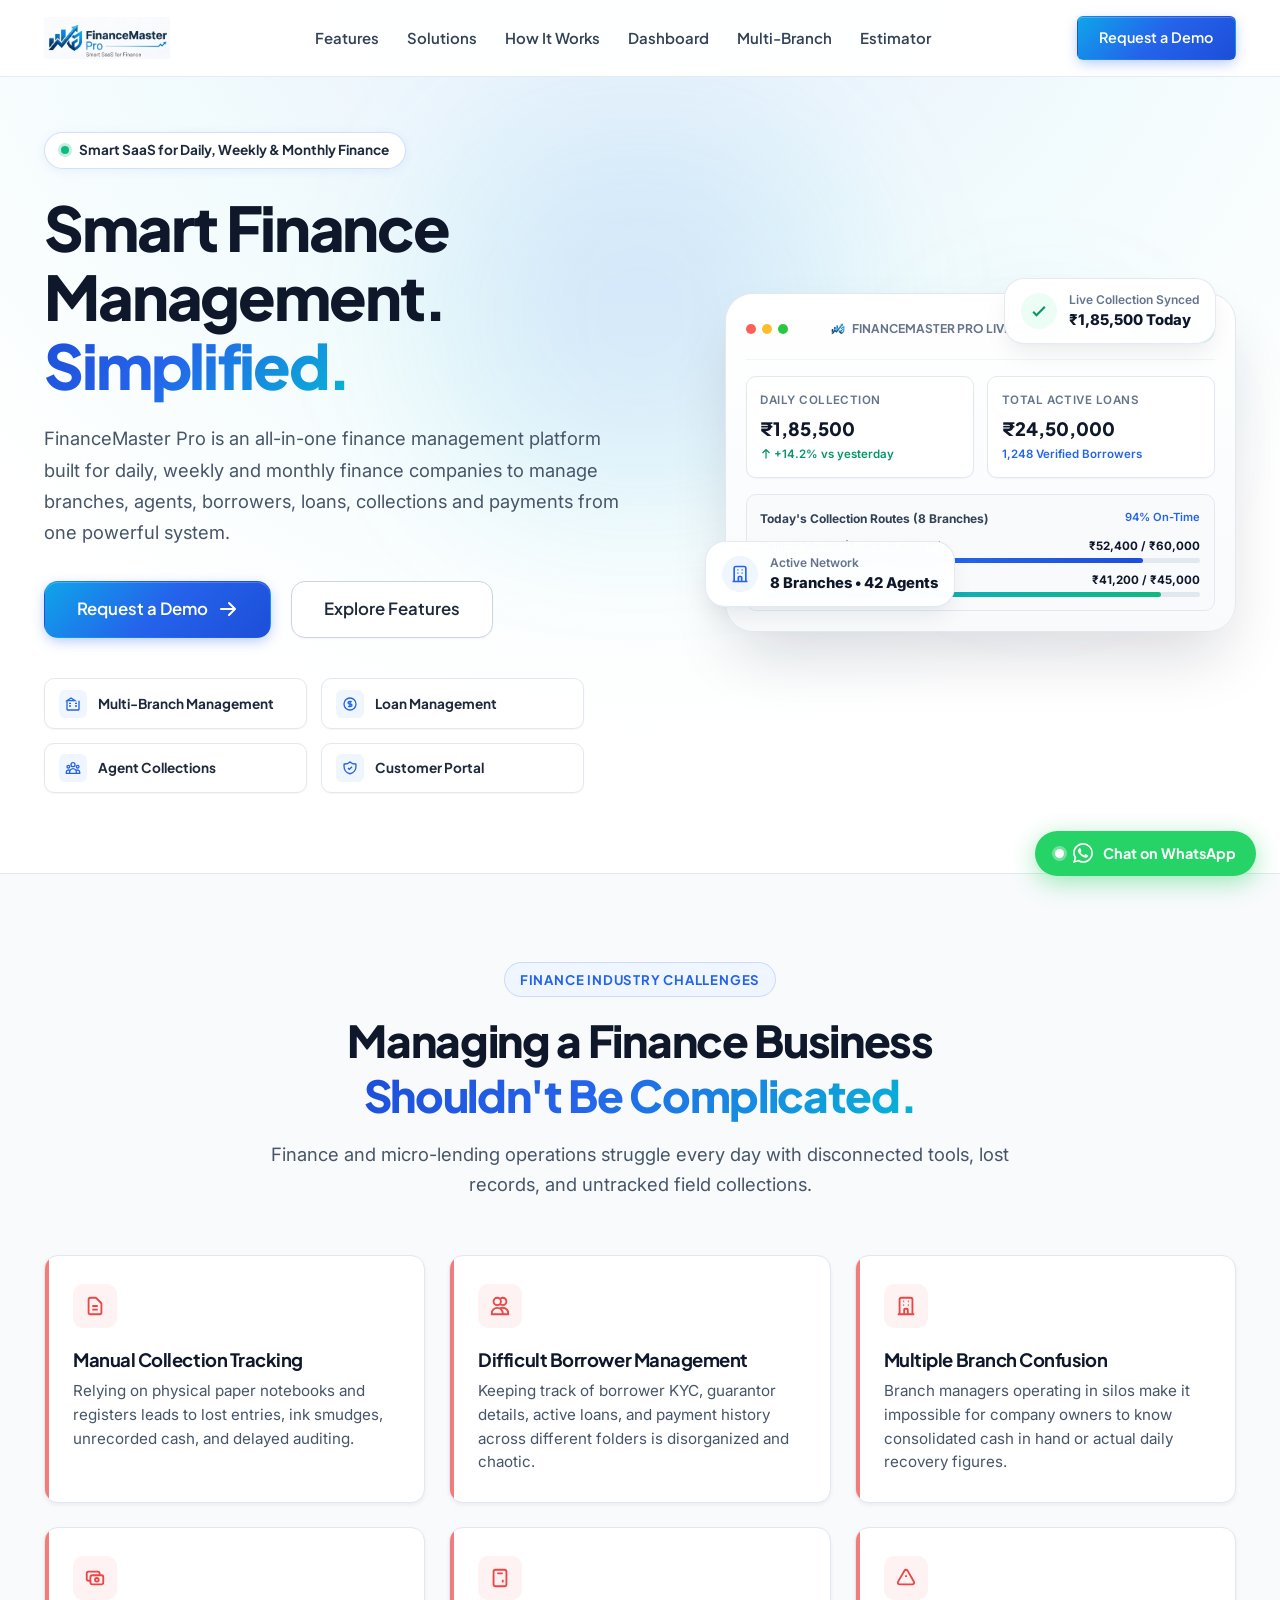
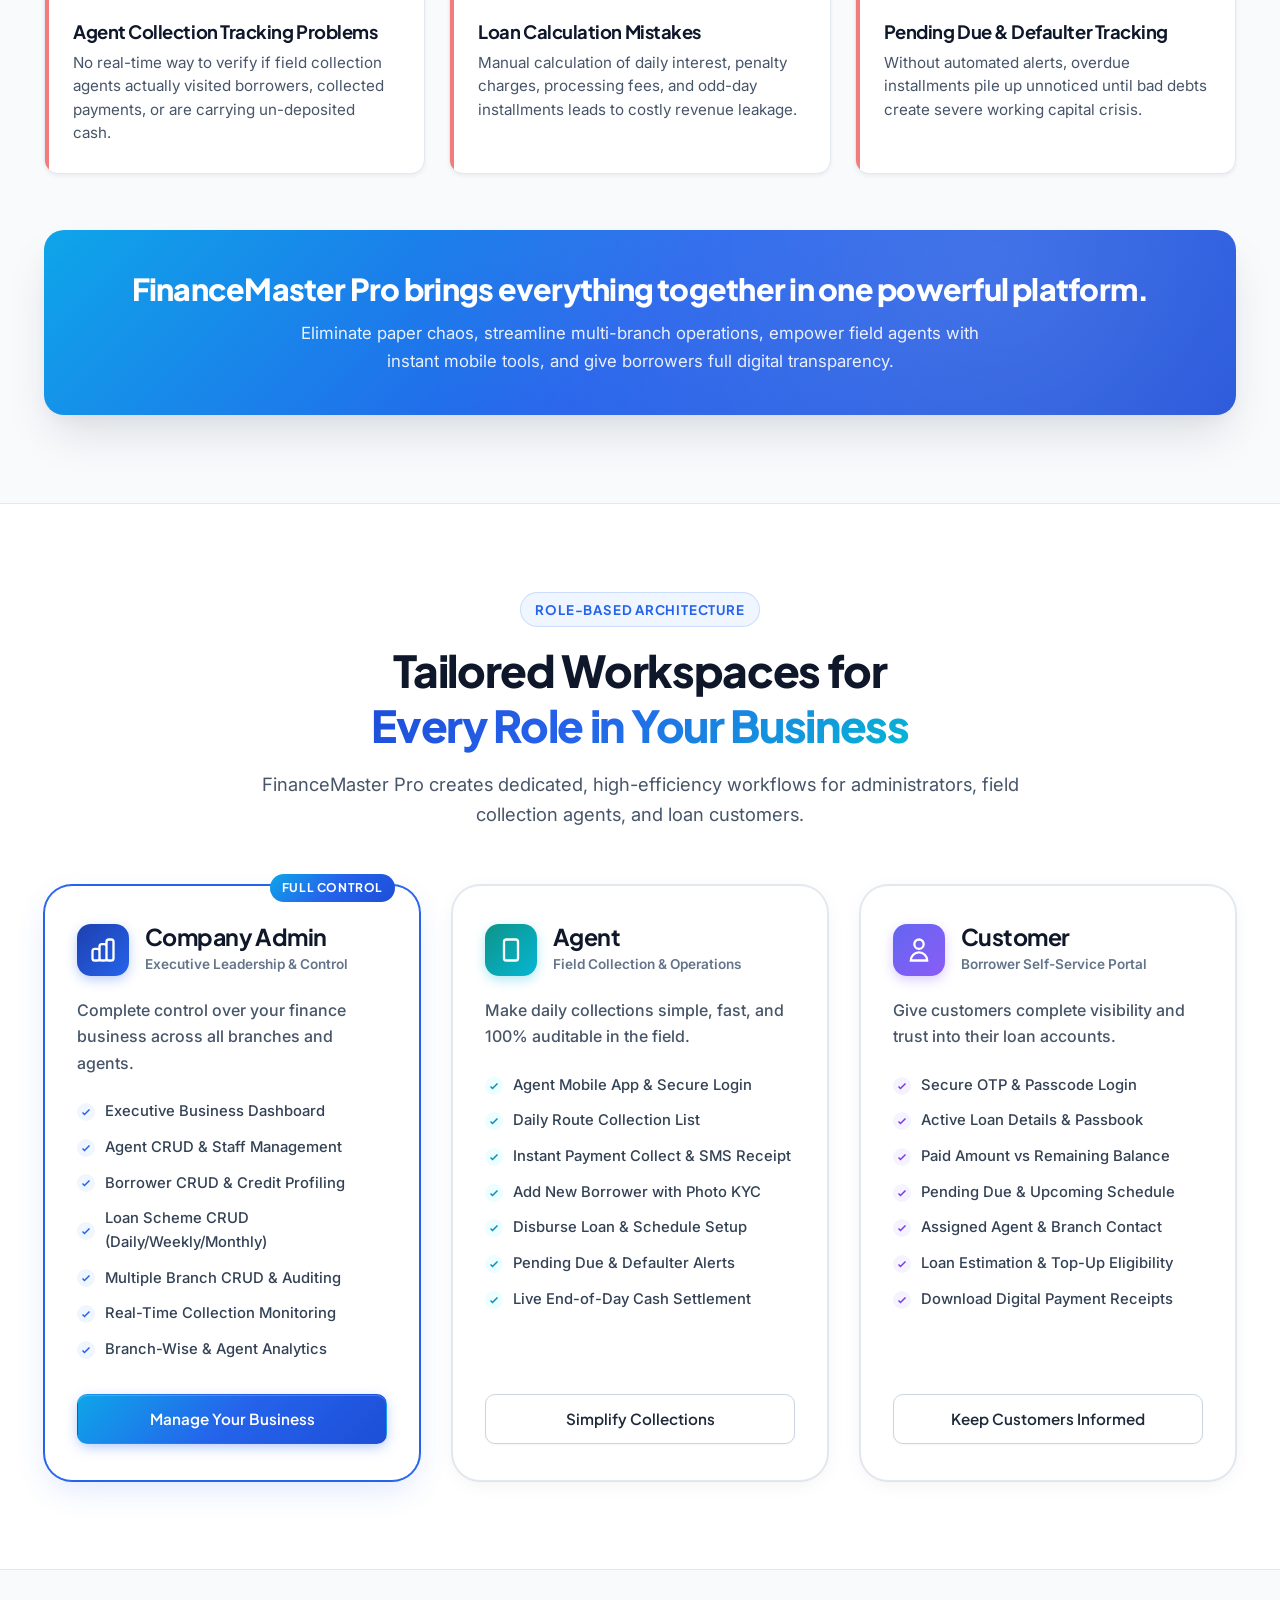
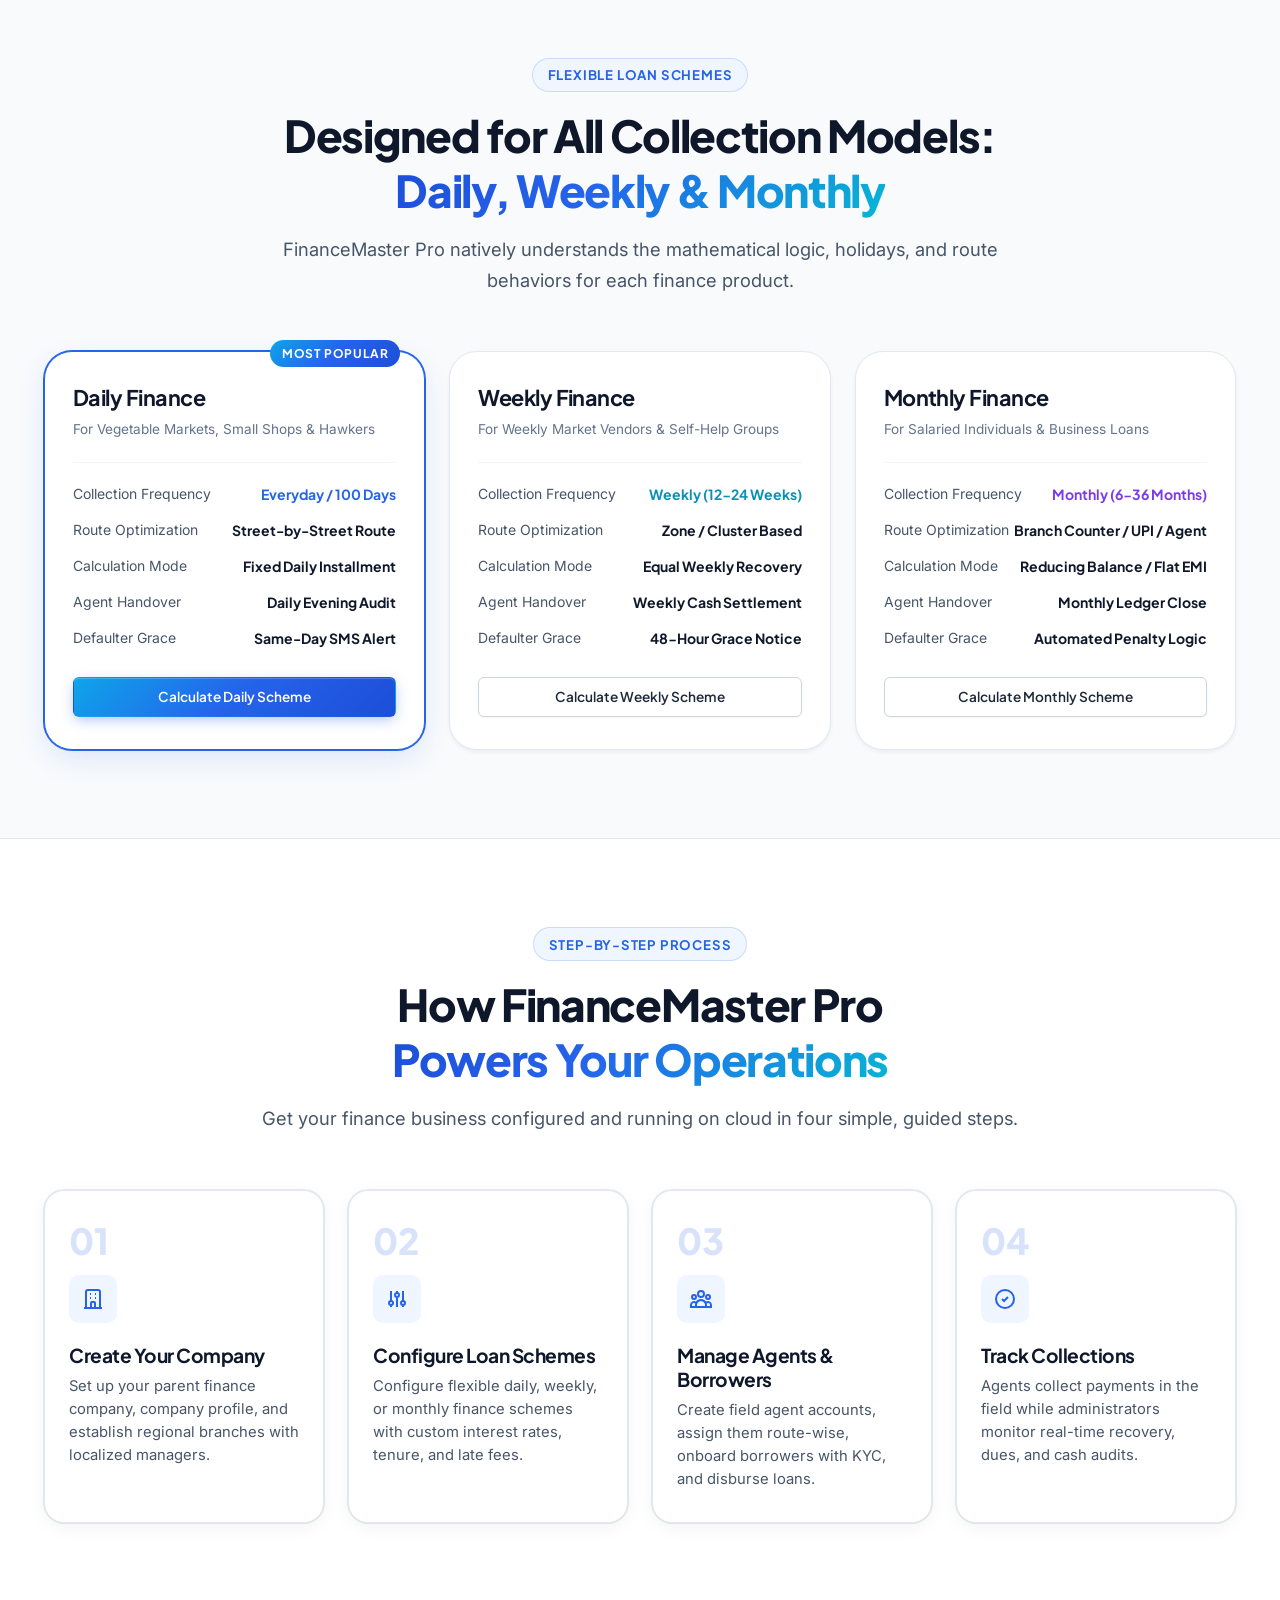
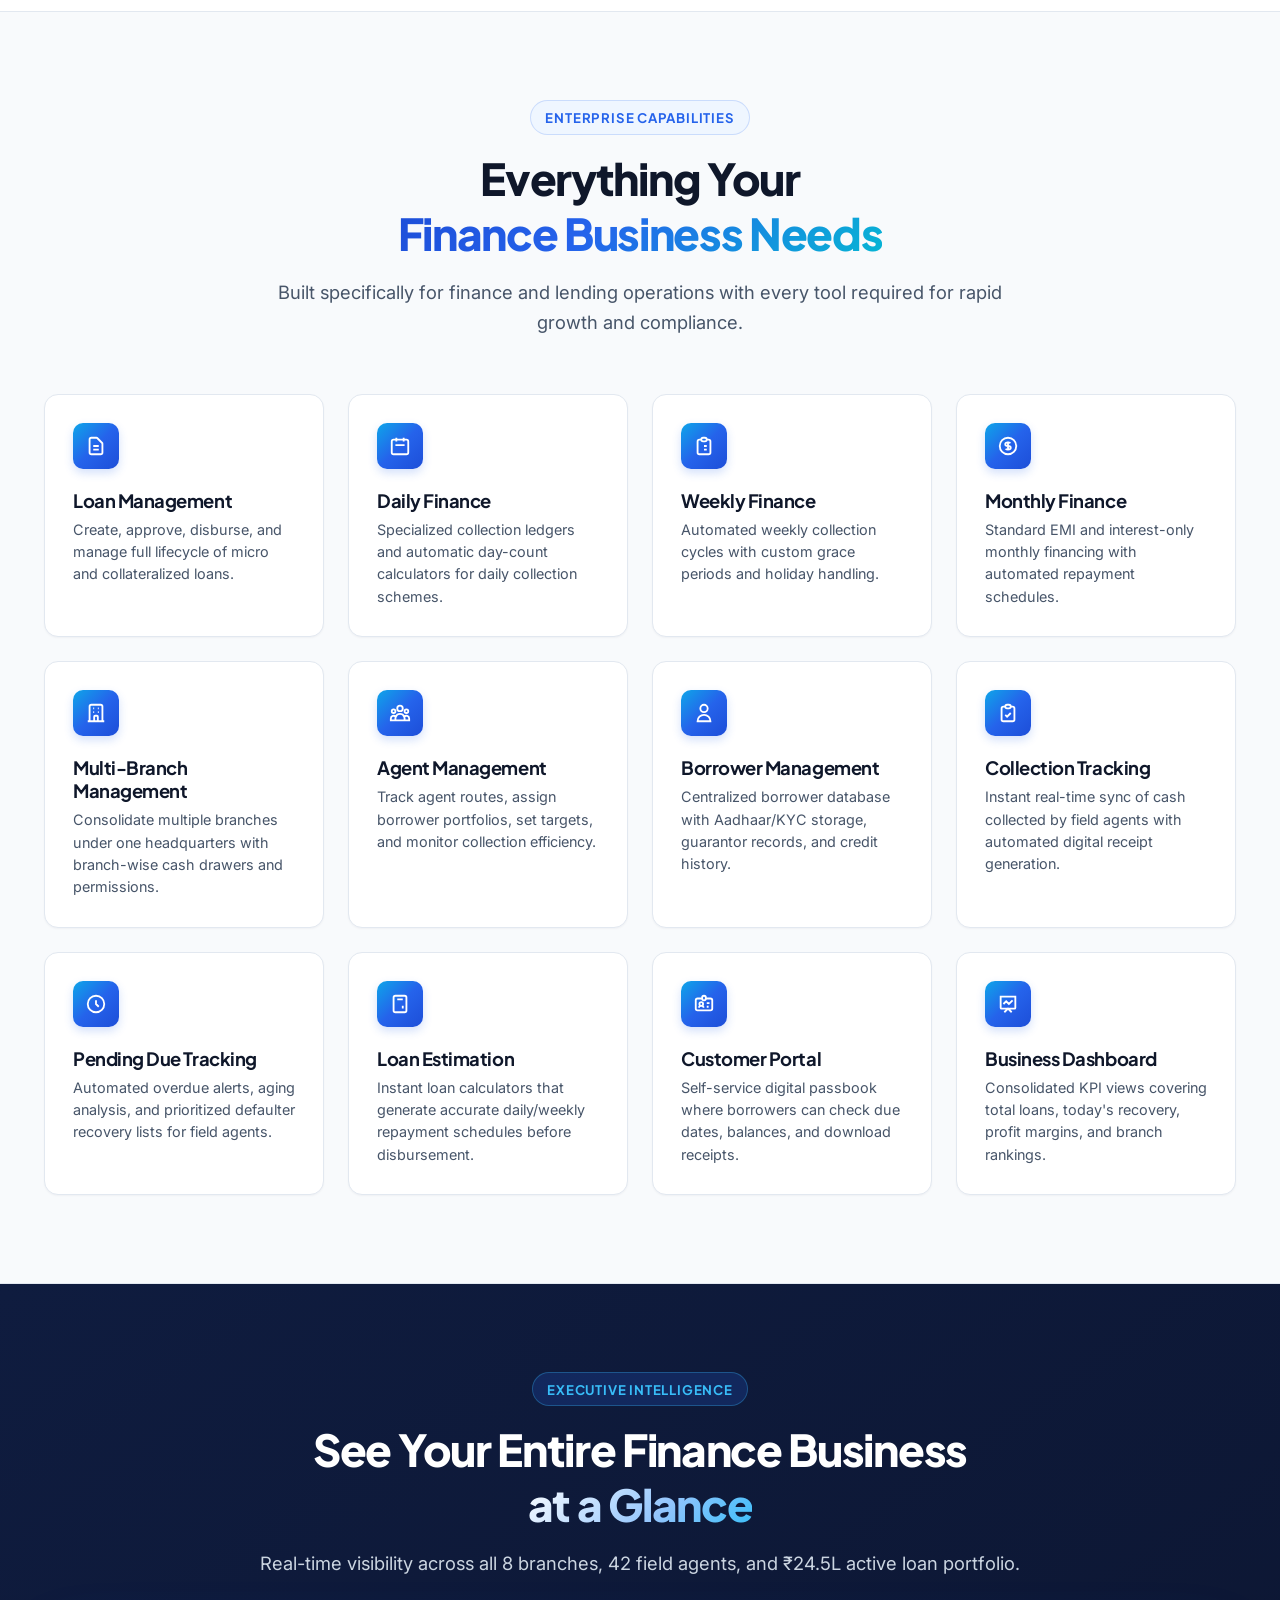
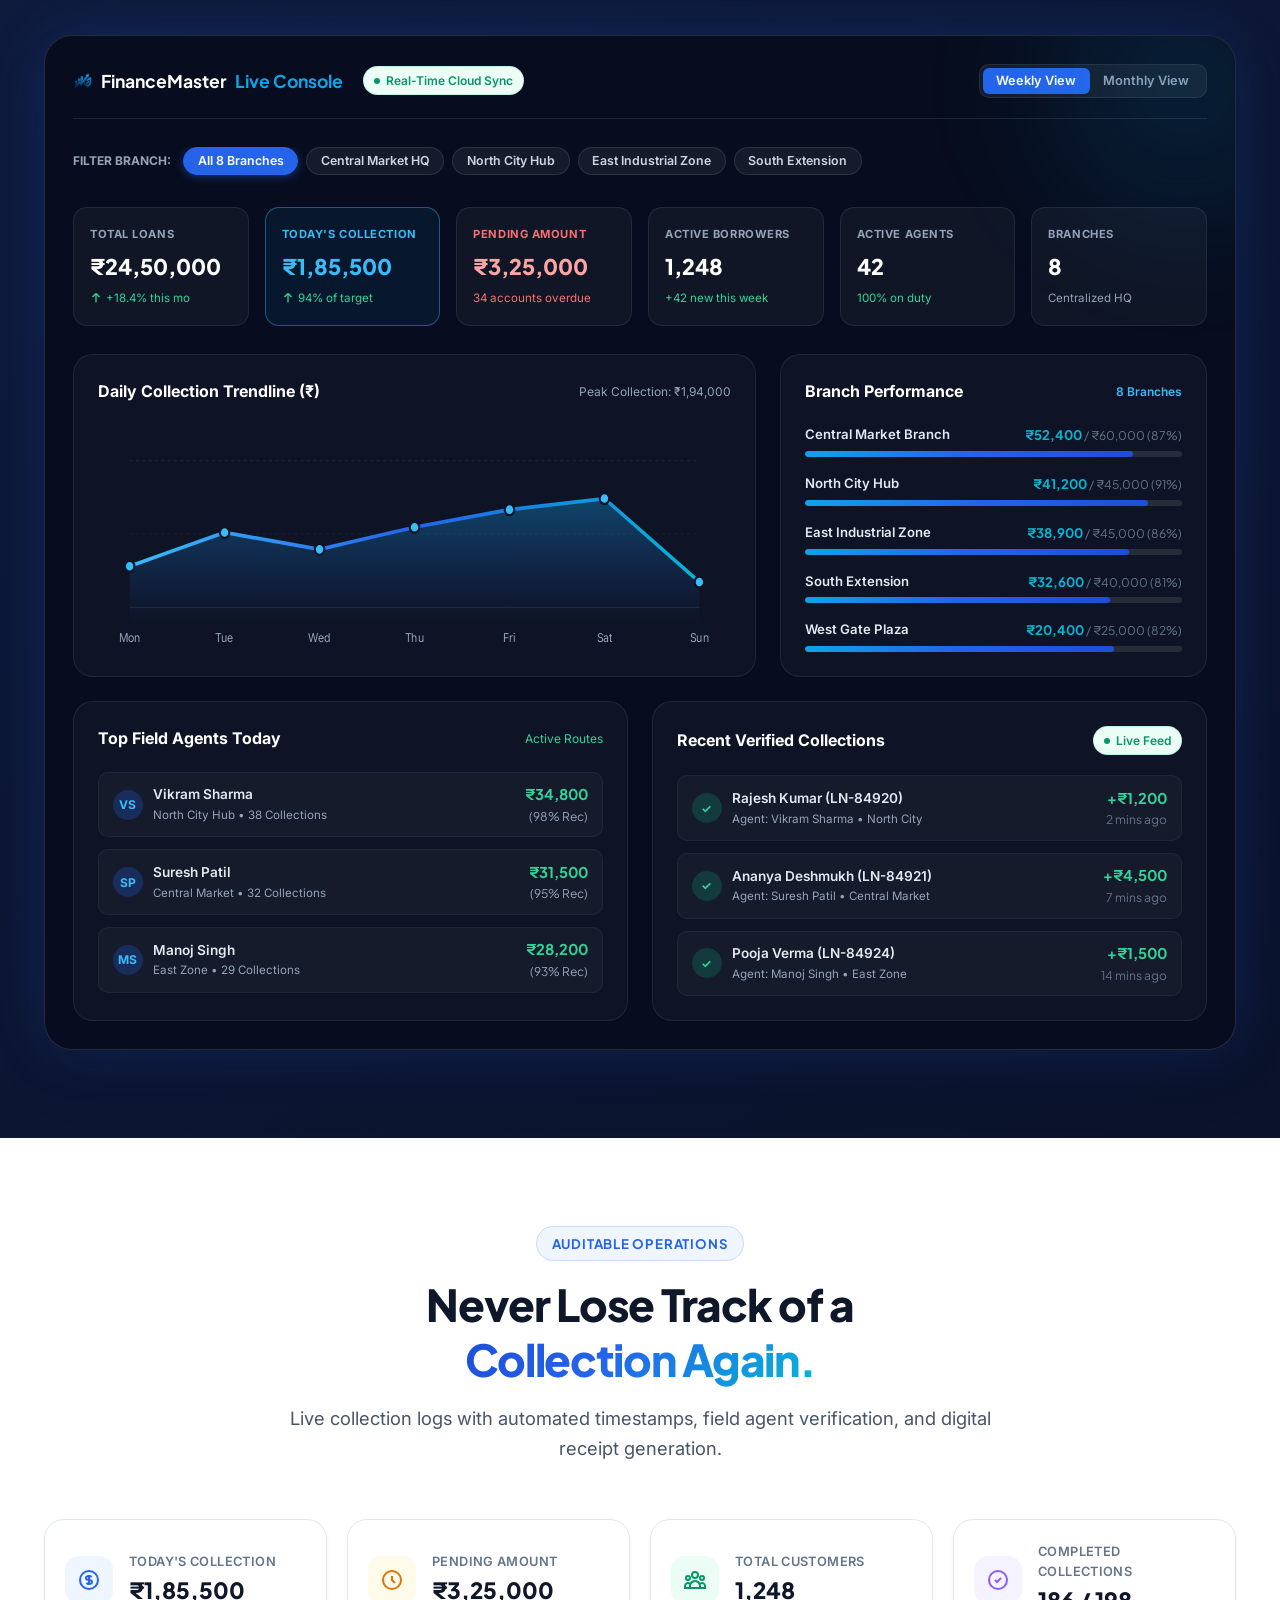
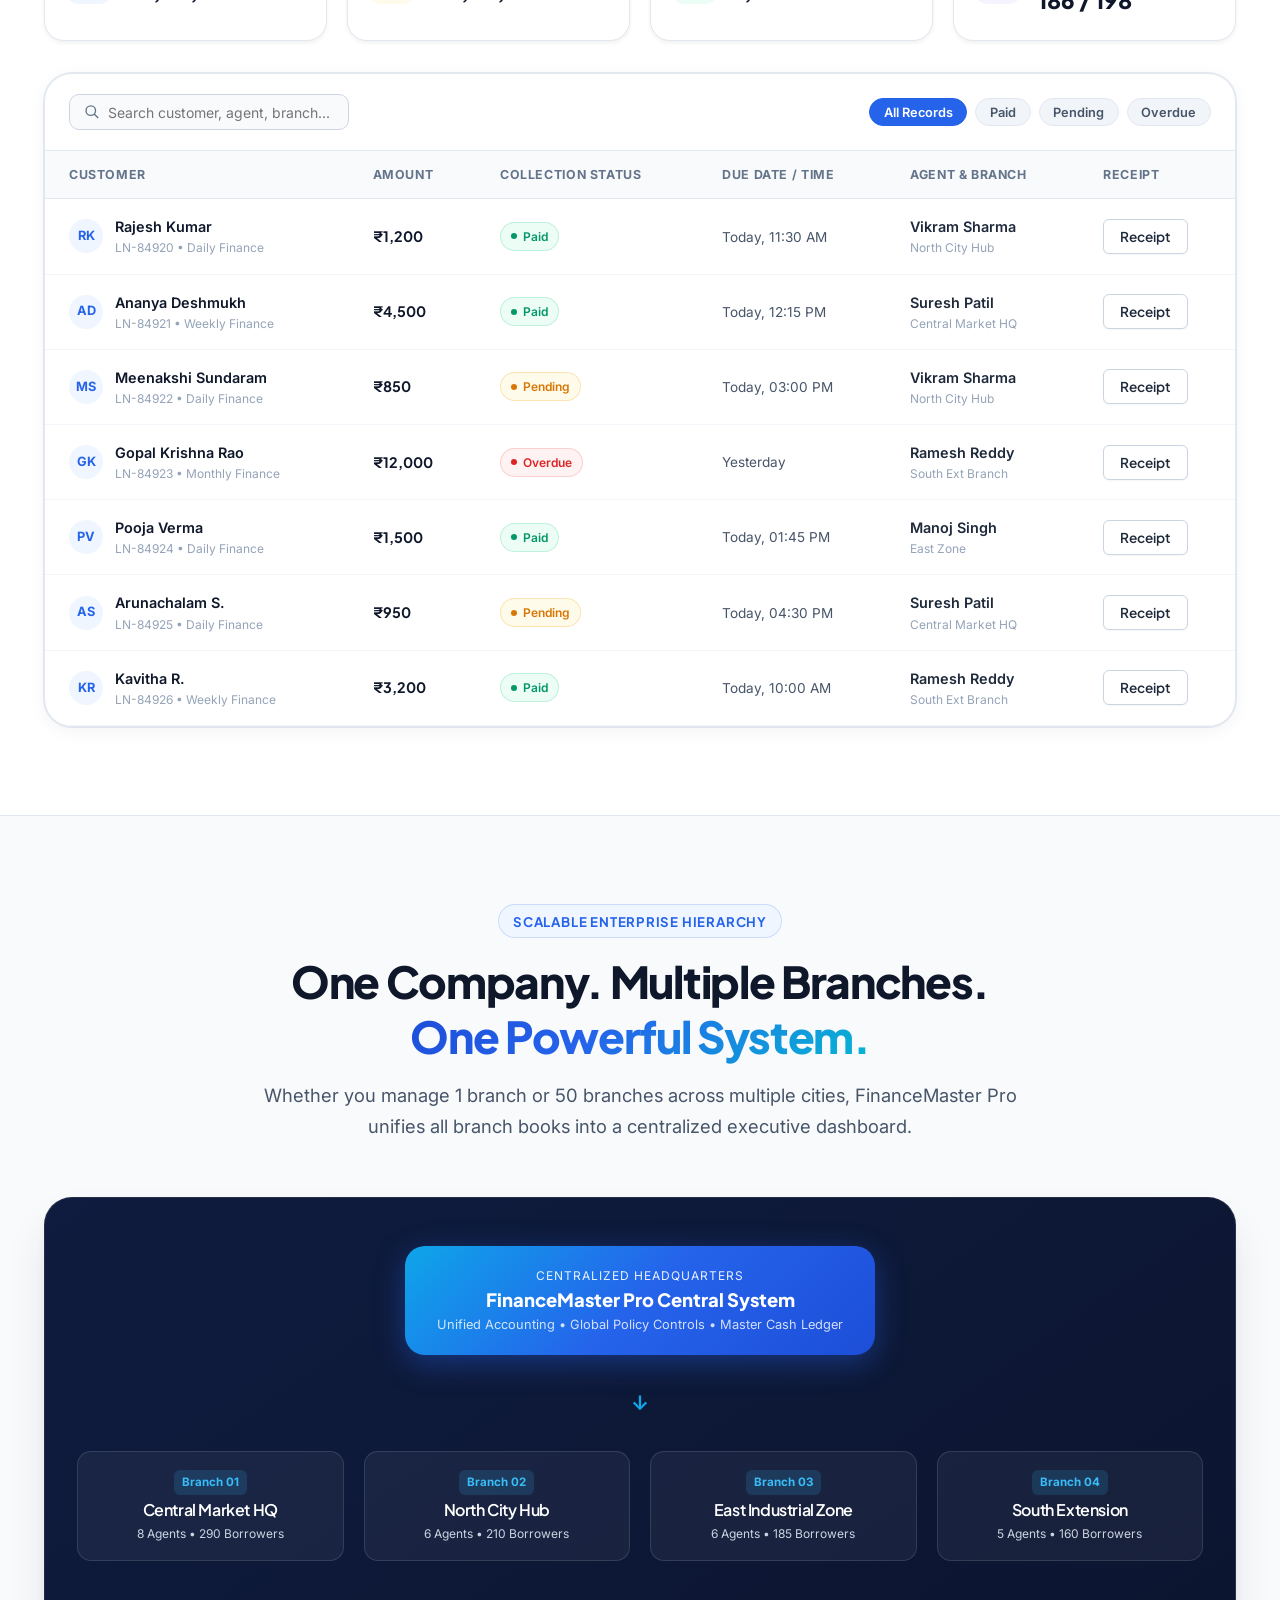
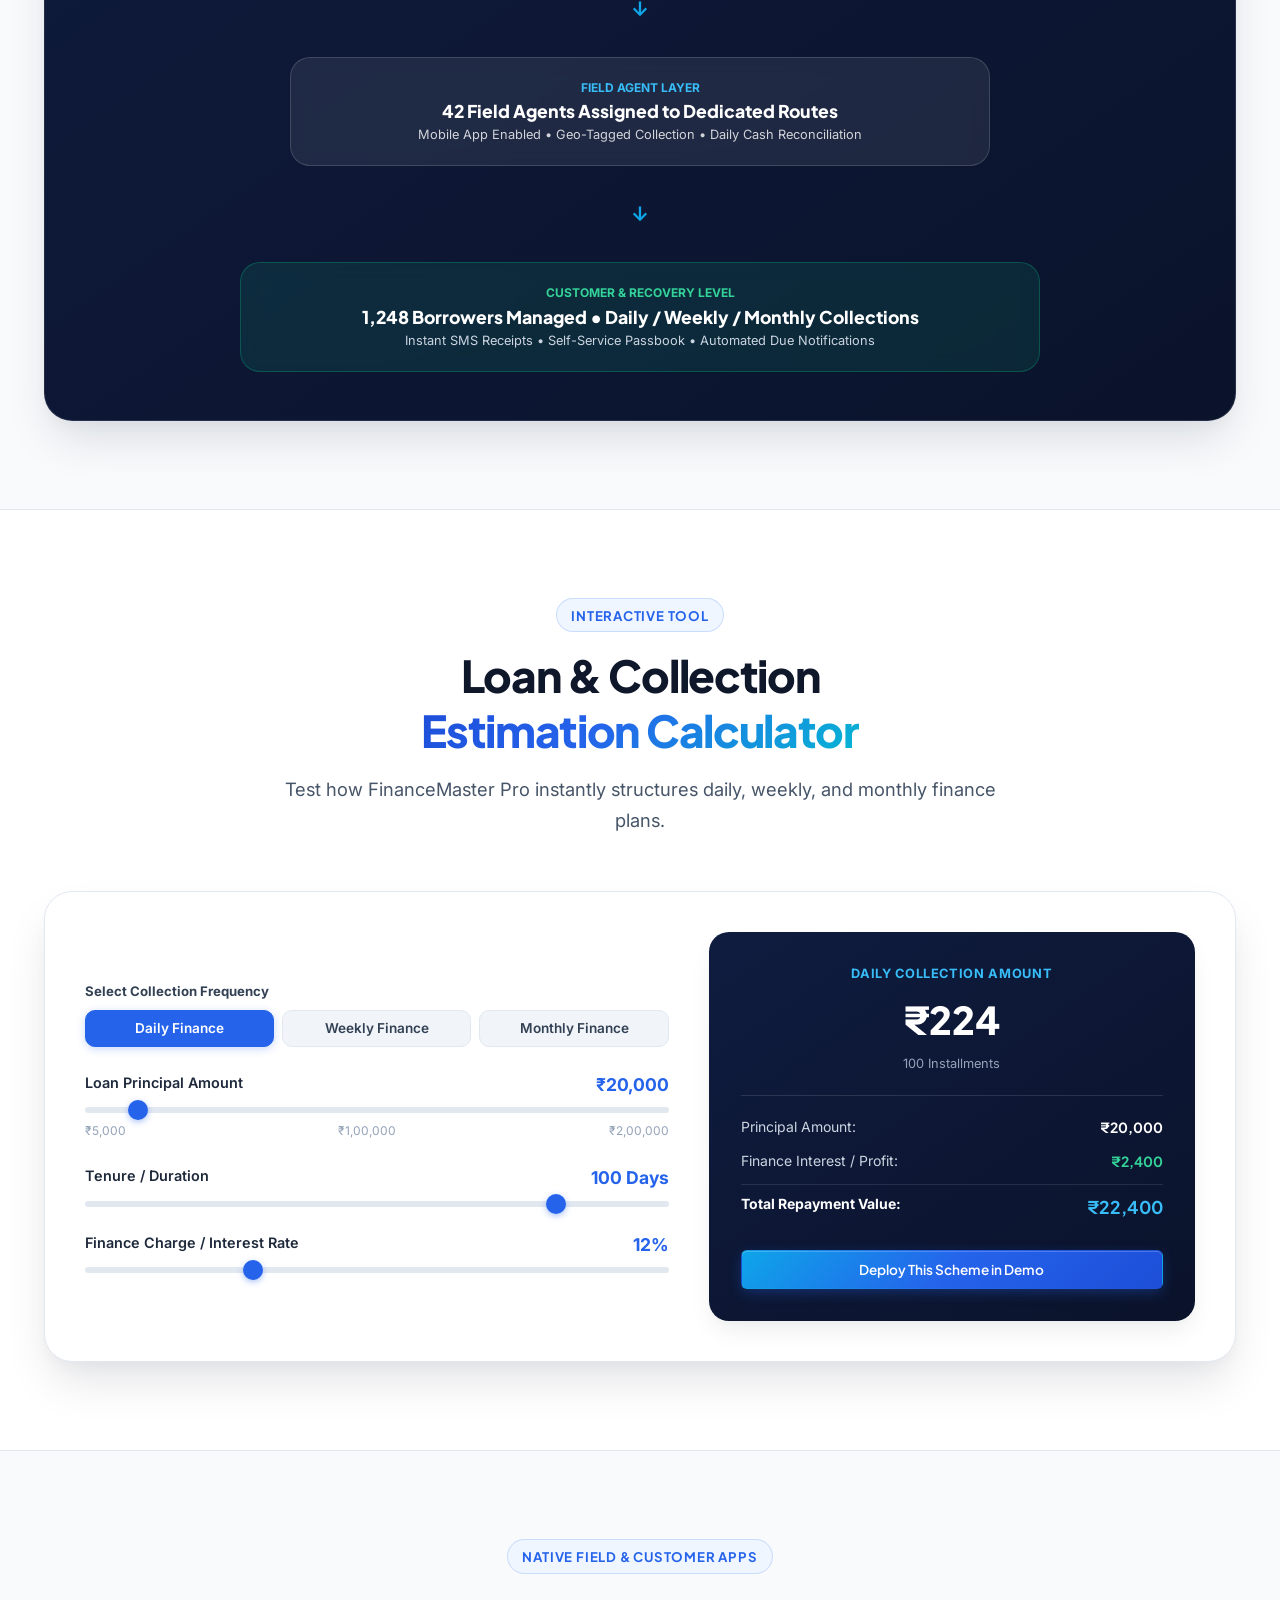
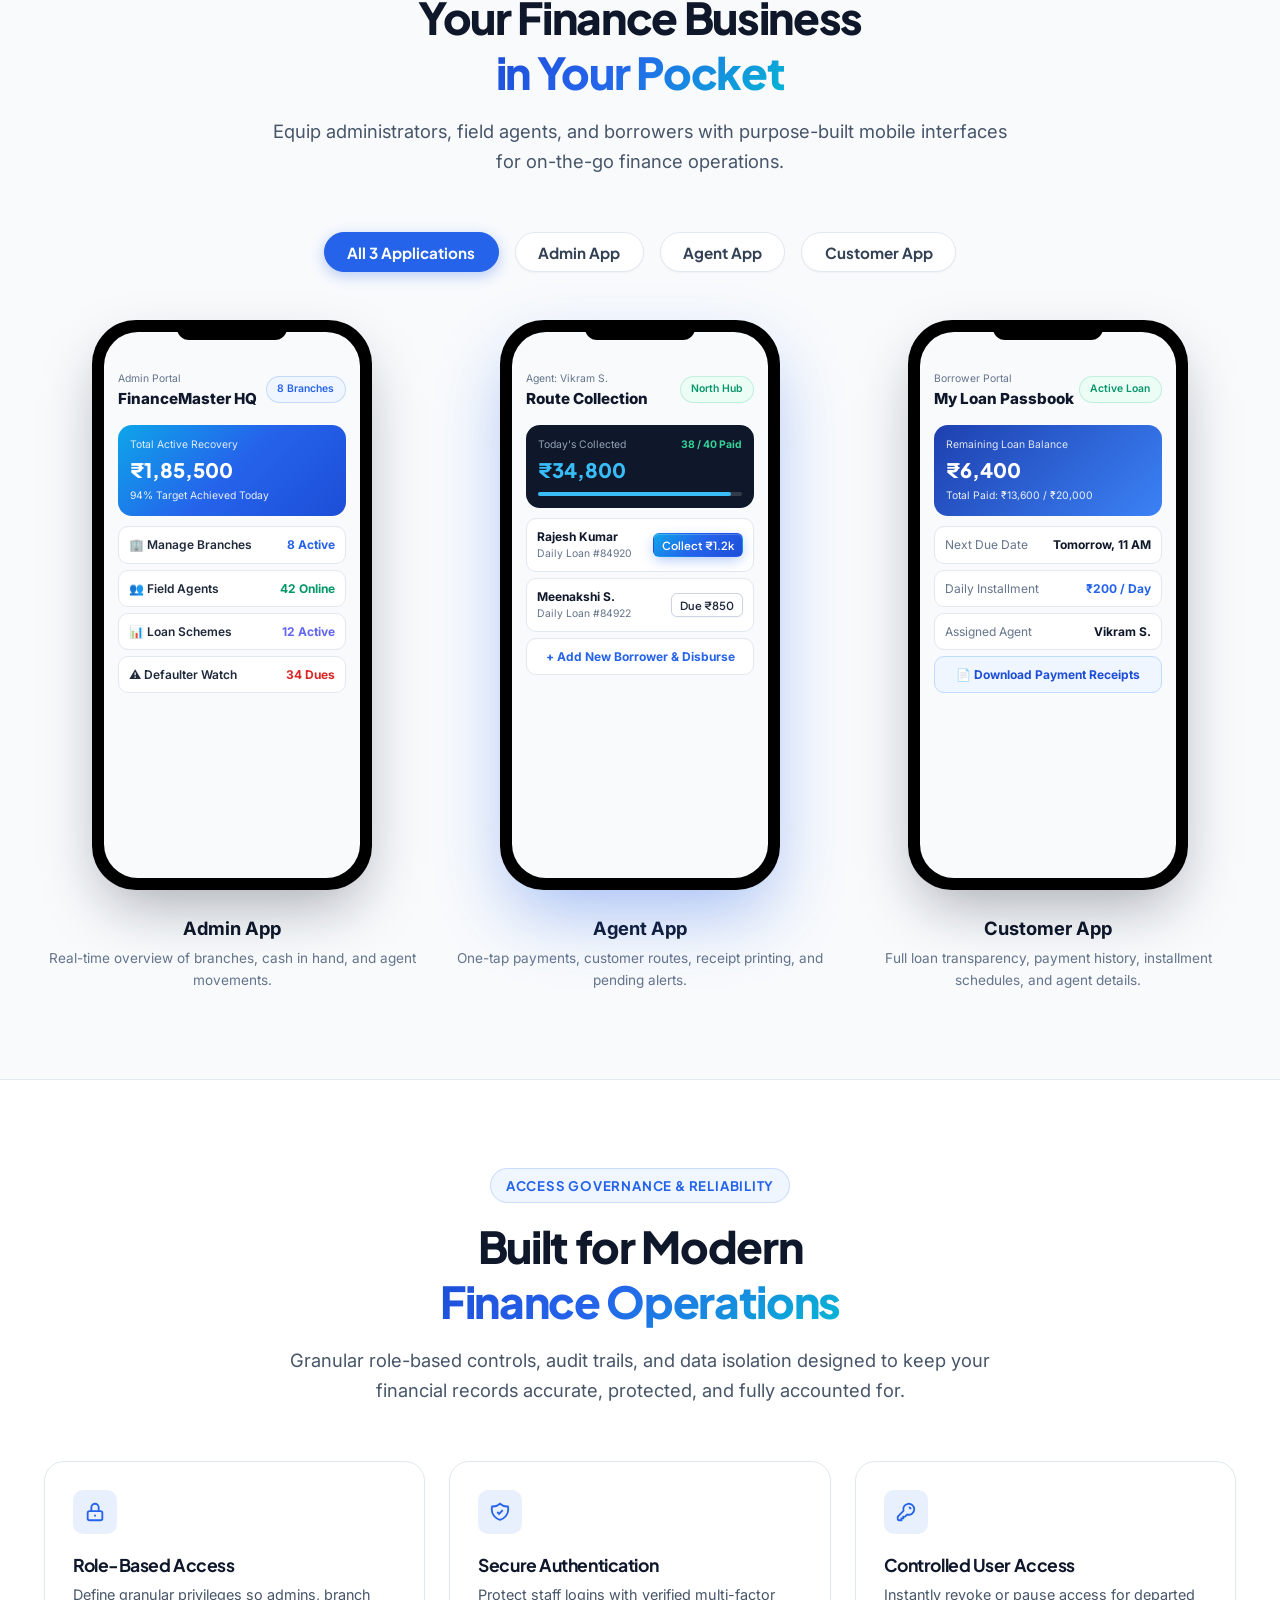
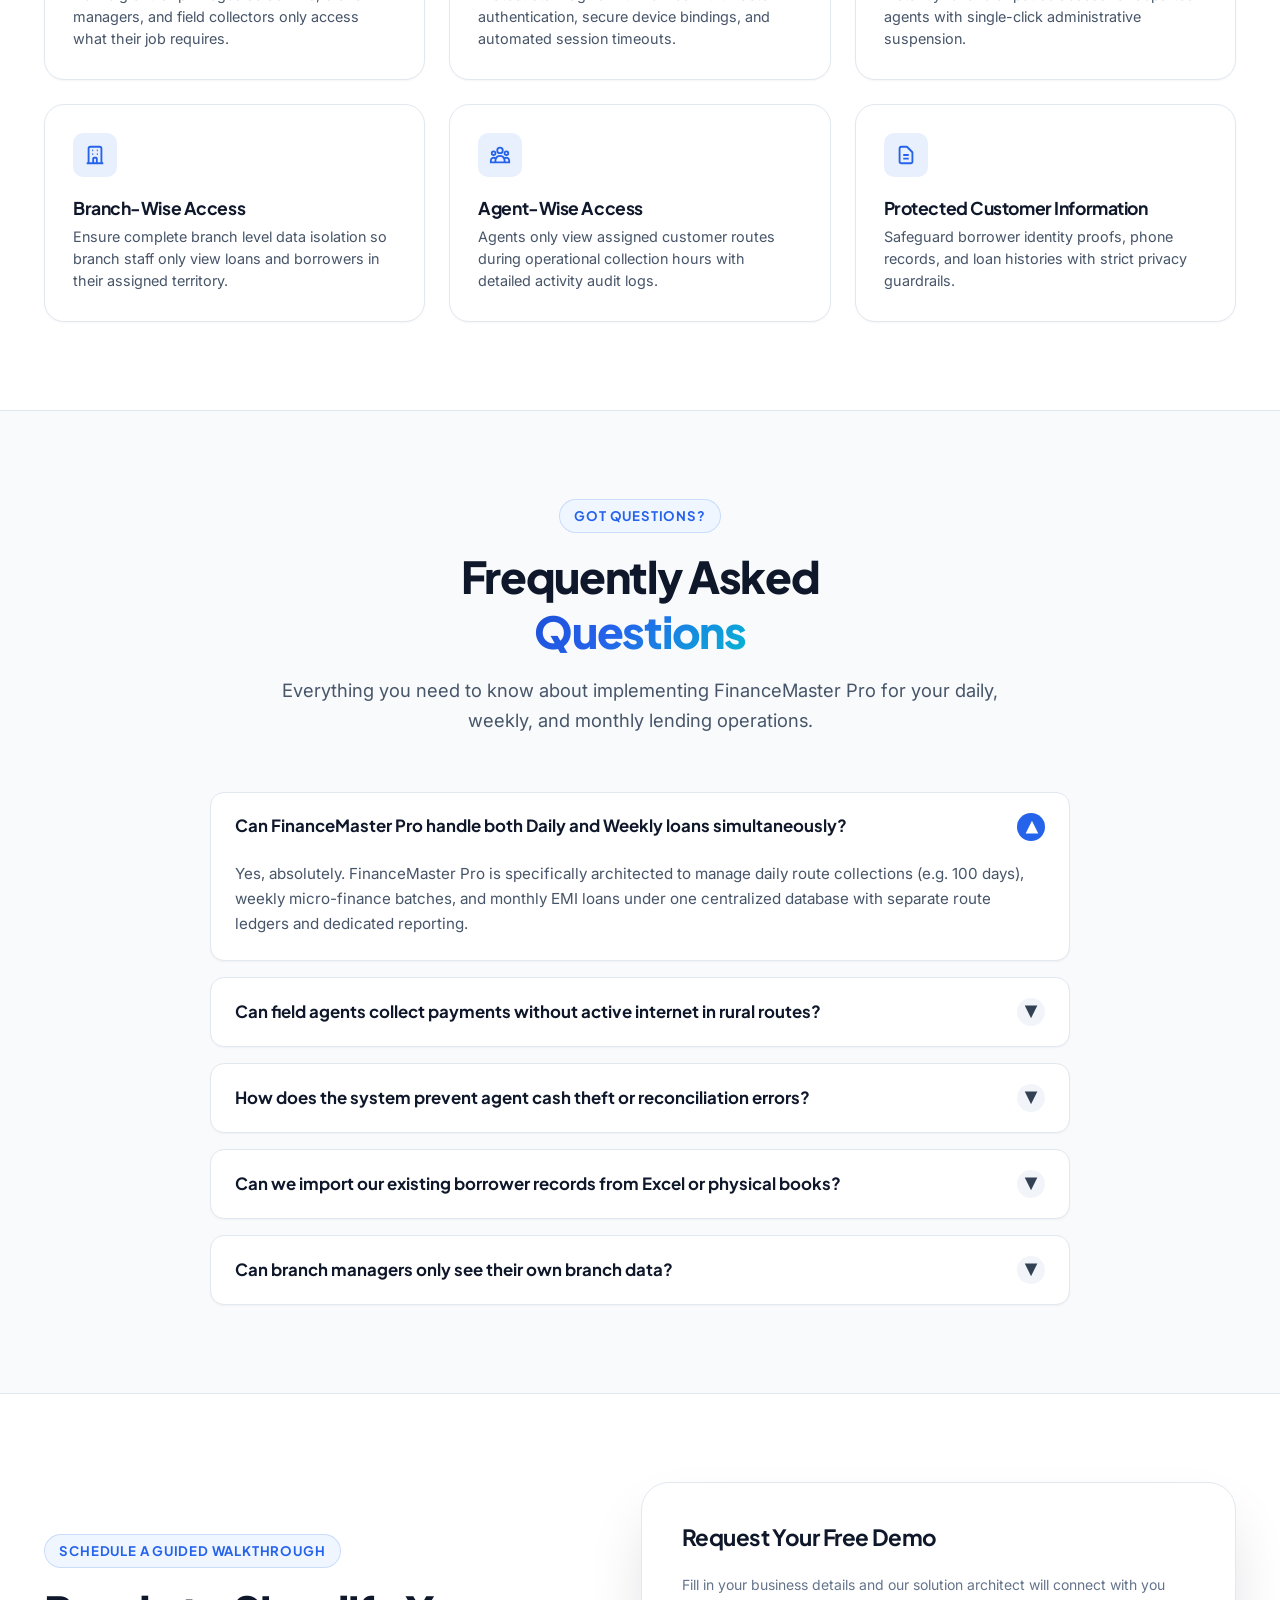
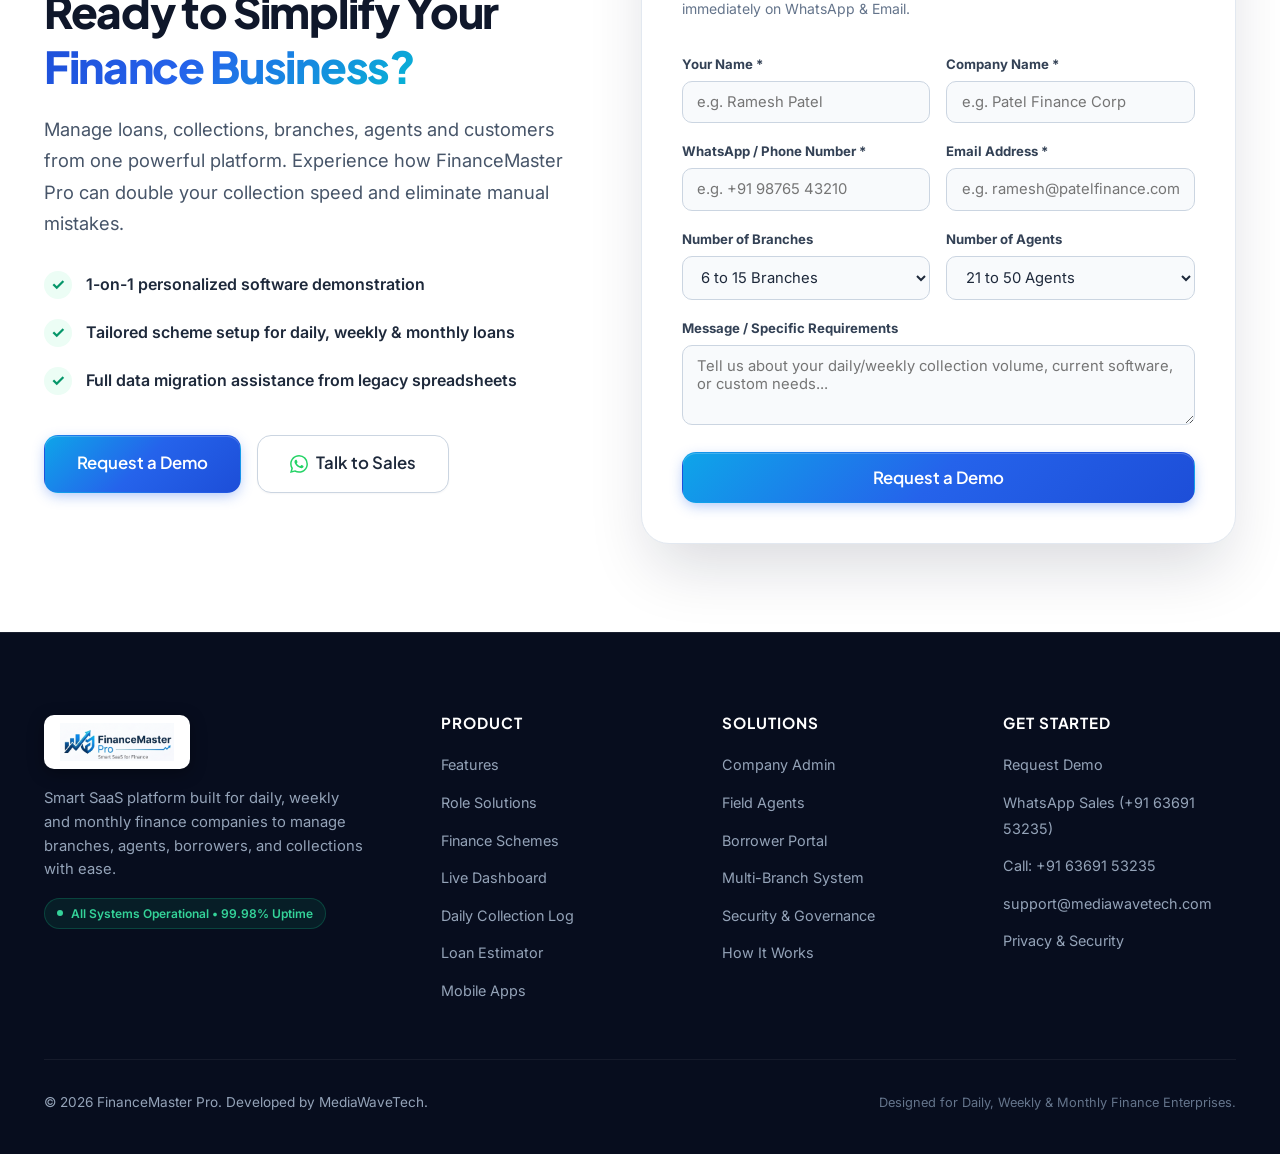
<file: Landing_File/index.html>
<!DOCTYPE html>
<html lang="en">

<head>
  <meta charset="UTF-8">
  <meta name="viewport" content="width=device-width, initial-scale=1.0">
  <title>FinanceMaster Pro — Smart SaaS for Daily, Weekly & Monthly Finance Management</title>
  <meta name="description"
    content="FinanceMaster Pro is an enterprise SaaS platform built for finance companies offering daily, weekly, and monthly loan collections. Manage branches, agents, borrowers, and payments from one system.">

  <!-- Favicon / Brand Symbol -->
  <link rel="icon" type="image/png" href="assets/fmp_emblem.png">

  <!-- Stylesheets -->
  <link rel="stylesheet" href="css/style.css">
  <link rel="stylesheet" href="css/components.css">
  <link rel="stylesheet" href="css/responsive.css">
</head>

<body>

  <!-- =========================================================================
       1. Sticky Header & Navbar
       ========================================================================= -->
  <header class="header-sticky" id="mainHeader">
    <div class="container">
      <nav class="navbar" aria-label="Main Navigation">
        <!-- Logo -->
        <a href="#hero" class="nav-brand" aria-label="FinanceMaster Pro Home">
          <img src="assets/FMP.png" alt="FinanceMaster Pro" class="brand-logo-img" height="44">
        </a>

        <!-- Desktop Navigation Menu -->
        <ul class="nav-menu">
          <li><a href="#features" class="nav-link">Features</a></li>
          <li><a href="#solutions" class="nav-link">Solutions</a></li>
          <li><a href="#how-it-works" class="nav-link">How It Works</a></li>
          <li><a href="#dashboard" class="nav-link">Dashboard</a></li>
          <li><a href="#multi-branch" class="nav-link">Multi-Branch</a></li>
          <li><a href="#calculator" class="nav-link">Estimator</a></li>
        </ul>

        <!-- Action CTAs -->
        <div class="nav-actions">
          <a href="#demo-section" class="btn btn-primary btn-sm btn-desktop-only">
            Request a Demo
          </a>
          <button class="hamburger-btn" id="hamburgerBtn" aria-label="Open Navigation Menu" aria-expanded="false">
            <span></span>
            <span></span>
            <span></span>
          </button>
        </div>
      </nav>
    </div>
  </header>

  <!-- Mobile Navigation Drawer -->
  <div class="mobile-drawer-overlay" id="drawerOverlay"></div>
  <aside class="mobile-drawer" id="mobileDrawer">
    <div style="display:flex; justify-content:space-between; align-items:center; margin-bottom:0.5rem;">
      <a href="#hero" class="nav-brand">
        <img src="assets/FMP.png" alt="FinanceMaster Pro" class="brand-logo-img" height="38">
      </a>
    </div>
    <ul style="display:flex; flex-direction:column; gap:0.35rem; margin-top:0.5rem;">
      <li><a href="#features" class="mobile-nav-link">Features <span>›</span></a></li>
      <li><a href="#solutions" class="mobile-nav-link">Role Solutions <span>›</span></a></li>
      <li><a href="#schemes" class="mobile-nav-link">Finance Schemes <span>›</span></a></li>
      <li><a href="#how-it-works" class="mobile-nav-link">How It Works <span>›</span></a></li>
      <li><a href="#dashboard" class="mobile-nav-link">Live Dashboard <span>›</span></a></li>
      <li><a href="#collections" class="mobile-nav-link">Daily Collections <span>›</span></a></li>
      <li><a href="#multi-branch" class="mobile-nav-link">Multi-Branch System <span>›</span></a></li>
      <li><a href="#calculator" class="mobile-nav-link">Loan Estimator <span>›</span></a></li>
      <li><a href="#mobile-apps" class="mobile-nav-link">Mobile Apps <span>›</span></a></li>
      <li><a href="#security" class="mobile-nav-link">Security <span>›</span></a></li>
      <li><a href="#faq" class="mobile-nav-link">FAQ <span>›</span></a></li>
    </ul>
    <div style="margin-top:auto; padding-top:1rem;">
      <a href="#demo-section" class="btn btn-primary" style="width: 100%;">
        Request a Demo
      </a>
    </div>
  </aside>

  <!-- =========================================================================
       2. Hero Section
       ========================================================================= -->
  <section class="hero-section" id="hero">
    <div class="hero-glow-blob-1"></div>
    <div class="hero-glow-blob-2"></div>

    <div class="container">
      <div class="hero-grid">
        <!-- Hero Content -->
        <div class="hero-content reveal-init">
          <div class="hero-tag-badge">
            <span class="pulse-dot"></span>
            <span>Smart SaaS for Daily, Weekly & Monthly Finance</span>
          </div>

          <h1 class="hero-headline">
            Smart Finance Management. <br>
            <span class="gradient-text">Simplified.</span>
          </h1>

          <p class="hero-subtext">
            FinanceMaster Pro is an all-in-one finance management platform built for daily, weekly and monthly finance
            companies to manage branches, agents, borrowers, loans, collections and payments from one powerful system.
          </p>

          <div class="hero-cta-group">
            <a href="#demo-section" class="btn btn-primary btn-lg" id="heroPrimaryCta">
              Request a Demo
              <svg class="btn-icon" viewBox="0 0 20 20" fill="currentColor">
                <path fill-rule="evenodd"
                  d="M10.293 3.293a1 1 0 011.414 0l6 6a1 1 0 010 1.414l-6 6a1 1 0 01-1.414-1.414L14.586 11H3a1 1 0 110-2h11.586l-4.293-4.293a1 1 0 010-1.414z"
                  clip-rule="evenodd" />
              </svg>
            </a>
            <a href="#features" class="btn btn-secondary btn-lg">
              Explore Features
            </a>
          </div>

          <!-- Feature Indicators -->
          <div class="hero-indicators">
            <div class="indicator-item">
              <div class="indicator-icon">
                <svg width="16" height="16" fill="none" stroke="currentColor" stroke-width="2" viewBox="0 0 24 24">
                  <path d="M3 21h18M3 7v14M21 7v14M6 11h3M6 15h3M15 11h3M15 15h3M9 3l6 4H3l6-4z" />
                </svg>
              </div>
              <span class="indicator-text">Multi-Branch Management</span>
            </div>

            <div class="indicator-item">
              <div class="indicator-icon">
                <svg width="16" height="16" fill="none" stroke="currentColor" stroke-width="2" viewBox="0 0 24 24">
                  <path
                    d="M12 8c-1.657 0-3 .895-3 2s1.343 2 3 2 3 .895 3 2-1.343 2-3 2m0-8c1.11 0 2.08.402 2.599 1M12 8V7m0 1v8m0 0v1m0-1c-1.11 0-2.08-.402-2.599-1M21 12a9 9 0 11-18 0 9 9 0 0118 0z" />
                </svg>
              </div>
              <span class="indicator-text">Loan Management</span>
            </div>

            <div class="indicator-item">
              <div class="indicator-icon">
                <svg width="16" height="16" fill="none" stroke="currentColor" stroke-width="2" viewBox="0 0 24 24">
                  <path
                    d="M17 20h5v-2a3 3 0 00-5.356-1.857M17 20H7m10 0v-2c0-.656-.126-1.283-.356-1.857M7 20H2v-2a3 3 0 015.356-1.857M7 20v-2c0-.656.126-1.283.356-1.857m0 0a5.002 5.002 0 019.288 0M15 7a3 3 0 11-6 0 3 3 0 016 0zm6 3a2 2 0 11-4 0 2 2 0 014 0zM7 10a2 2 0 11-4 0 2 2 0 014 0z" />
                </svg>
              </div>
              <span class="indicator-text">Agent Collections</span>
            </div>

            <div class="indicator-item">
              <div class="indicator-icon">
                <svg width="16" height="16" fill="none" stroke="currentColor" stroke-width="2" viewBox="0 0 24 24">
                  <path
                    d="M9 12l2 2 4-4m5.618-4.016A11.955 11.955 0 0112 2.944a11.955 11.955 0 01-8.618 3.04A12.02 12.02 0 003 9c0 5.591 3.824 10.29 9 11.622 5.176-1.332 9-6.03 9-11.622 0-1.042-.133-2.052-.382-3.016z" />
                </svg>
              </div>
              <span class="indicator-text">Customer Portal</span>
            </div>
          </div>
        </div>

        <!-- Hero Visual Preview -->
        <div class="hero-visual reveal-init">
          <!-- Floating Feature Badge 1 -->
          <div class="floating-hero-pill floating-pill-1">
            <div
              style="width:36px; height:36px; border-radius:50%; background:#ecfdf5; color:#059669; display:flex; align-items:center; justify-content:center;">
              <svg width="20" height="20" fill="none" stroke="currentColor" stroke-width="2.5" viewBox="0 0 24 24">
                <path d="M5 13l4 4L19 7" />
              </svg>
            </div>
            <div>
              <div style="font-size:0.75rem; color:#64748B; font-weight:600;">Live Collection Synced</div>
              <div style="font-size:0.925rem; font-weight:800; color:#0F172A;">₹1,85,500 Today</div>
            </div>
          </div>

          <!-- Floating Feature Badge 2 -->
          <div class="floating-hero-pill floating-pill-2">
            <div
              style="width:36px; height:36px; border-radius:50%; background:#eff6ff; color:#2563EB; display:flex; align-items:center; justify-content:center;">
              <svg width="20" height="20" fill="none" stroke="currentColor" stroke-width="2" viewBox="0 0 24 24">
                <path
                  d="M19 21V5a2 2 0 00-2-2H7a2 2 0 00-2 2v16m14 0h2m-2 0h-5m-9 0H3m2 0h5M9 7h1m-1 4h1m4-4h1m-1 4h1m-5 10v-5a1 1 0 011-1h2a1 1 0 011 1v5m-4 0h4" />
              </svg>
            </div>
            <div>
              <div style="font-size:0.75rem; color:#64748B; font-weight:600;">Active Network</div>
              <div style="font-size:0.925rem; font-weight:800; color:#0F172A;">8 Branches • 42 Agents</div>
            </div>
          </div>

          <!-- Hero UI Mockup Frame -->
          <div class="hero-dashboard-frame">
            <div class="hero-dashboard-header">
              <div class="window-dots">
                <span class="dot-red"></span>
                <span class="dot-yellow"></span>
                <span class="dot-green"></span>
              </div>
              <div
                style="font-size:0.75rem; font-weight:700; color:#64748B; font-family:var(--font-heading); display:flex; align-items:center; gap:6px;">
                <img src="assets/fmp_emblem.png" alt="Icon" width="16" height="16">
                FINANCEMASTER PRO LIVE CONSOLE
              </div>
              <span class="badge badge-success">Live Network</span>
            </div>

            <!-- Mini Live Stat Grid -->
            <div class="hero-card-grid">
              <div class="mini-stat-card">
                <div class="mini-stat-label">Daily Collection</div>
                <div class="mini-stat-value">₹1,85,500</div>
                <div class="mini-stat-trend">
                  <svg width="12" height="12" fill="none" stroke="currentColor" stroke-width="2.5" viewBox="0 0 24 24">
                    <path d="M5 10l7-7m0 0l7 7m-7-7v18" />
                  </svg>
                  +14.2% vs yesterday
                </div>
              </div>

              <div class="mini-stat-card">
                <div class="mini-stat-label">Total Active Loans</div>
                <div class="mini-stat-value">₹24,50,000</div>
                <div class="mini-stat-trend" style="color:#2563EB;">
                  1,248 Verified Borrowers
                </div>
              </div>
            </div>

            <!-- Mini Schedule & Route Map Preview -->
            <div
              style="background:var(--color-slate-50); border:1px solid var(--color-slate-200); border-radius:var(--radius-md); padding:0.85rem;">
              <div style="display:flex; justify-content:space-between; align-items:center; margin-bottom:0.6rem;">
                <span style="font-size:0.75rem; font-weight:700; color:var(--color-slate-700);">Today's Collection
                  Routes (8 Branches)</span>
                <span style="font-size:0.7rem; color:var(--color-primary); font-weight:600;">94% On-Time</span>
              </div>

              <!-- Route bar 1 -->
              <div style="margin-bottom:0.5rem;">
                <div
                  style="display:flex; justify-content:space-between; font-size:0.725rem; color:var(--color-slate-600); margin-bottom:2px;">
                  <span>Central Market (Agent: Suresh P.)</span>
                  <span style="font-weight:700; color:var(--color-slate-900);">₹52,400 / ₹60,000</span>
                </div>
                <div style="height:5px; background:var(--color-slate-200); border-radius:10px; overflow:hidden;">
                  <div style="width:87%; height:100%; background:var(--grad-primary); border-radius:10px;"></div>
                </div>
              </div>

              <!-- Route bar 2 -->
              <div>
                <div
                  style="display:flex; justify-content:space-between; font-size:0.725rem; color:var(--color-slate-600); margin-bottom:2px;">
                  <span>North City Hub (Agent: Vikram S.)</span>
                  <span style="font-weight:700; color:var(--color-slate-900);">₹41,200 / ₹45,000</span>
                </div>
                <div style="height:5px; background:var(--color-slate-200); border-radius:10px; overflow:hidden;">
                  <div
                    style="width:91%; height:100%; background:linear-gradient(90deg, #0ea5e9, #10b981); border-radius:10px;">
                  </div>
                </div>
              </div>
            </div>
          </div>
        </div>
      </div>
    </div>
  </section>

  <!-- =========================================================================
       3. Problem Section
       ========================================================================= -->
  <section class="section section-alt" id="problems">
    <div class="container">
      <div class="section-header reveal-init">
        <span class="section-tag">Finance Industry Challenges</span>
        <h2 class="section-title">
          Managing a Finance Business <br>
          <span class="gradient-text">Shouldn't Be Complicated.</span>
        </h2>
        <p class="section-desc">
          Finance and micro-lending operations struggle every day with disconnected tools, lost records, and untracked
          field collections.
        </p>
      </div>

      <!-- Problem Cards Grid -->
      <div class="problem-grid reveal-init">
        <!-- Problem 1 -->
        <div class="problem-card">
          <div class="problem-icon-wrapper">
            <svg width="22" height="22" fill="none" stroke="currentColor" stroke-width="2" viewBox="0 0 24 24">
              <path
                d="M9 12h6m-6 4h6m2 5H7a2 2 0 01-2-2V5a2 2 0 012-2h5.586a1 1 0 01.707.293l5.414 5.414a1 1 0 01.293.707V19a2 2 0 01-2 2z" />
            </svg>
          </div>
          <h3 class="problem-title">Manual Collection Tracking</h3>
          <p class="problem-desc">
            Relying on physical paper notebooks and registers leads to lost entries, ink smudges, unrecorded cash, and
            delayed auditing.
          </p>
        </div>

        <!-- Problem 2 -->
        <div class="problem-card">
          <div class="problem-icon-wrapper">
            <svg width="22" height="22" fill="none" stroke="currentColor" stroke-width="2" viewBox="0 0 24 24">
              <path
                d="M12 4.354a4 4 0 110 5.292M15 21H3v-1a6 6 0 0112 0v1zm0 0h6v-1a6 6 0 00-9-5.197M13 7a4 4 0 11-8 0 4 4 0 018 0z" />
            </svg>
          </div>
          <h3 class="problem-title">Difficult Borrower Management</h3>
          <p class="problem-desc">
            Keeping track of borrower KYC, guarantor details, active loans, and payment history across different folders
            is disorganized and chaotic.
          </p>
        </div>

        <!-- Problem 3 -->
        <div class="problem-card">
          <div class="problem-icon-wrapper">
            <svg width="22" height="22" fill="none" stroke="currentColor" stroke-width="2" viewBox="0 0 24 24">
              <path
                d="M19 21V5a2 2 0 00-2-2H7a2 2 0 00-2 2v16m14 0h2m-2 0h-5m-9 0H3m2 0h5M9 7h1m-1 4h1m4-4h1m-1 4h1m-5 10v-5a1 1 0 011-1h2a1 1 0 011 1v5m-4 0h4" />
            </svg>
          </div>
          <h3 class="problem-title">Multiple Branch Confusion</h3>
          <p class="problem-desc">
            Branch managers operating in silos make it impossible for company owners to know consolidated cash in hand
            or actual daily recovery figures.
          </p>
        </div>

        <!-- Problem 4 -->
        <div class="problem-card">
          <div class="problem-icon-wrapper">
            <svg width="22" height="22" fill="none" stroke="currentColor" stroke-width="2" viewBox="0 0 24 24">
              <path
                d="M17 9V7a2 2 0 00-2-2H5a2 2 0 00-2 2v6a2 2 0 002 2h2m2 4h10a2 2 0 002-2v-6a2 2 0 00-2-2H9a2 2 0 00-2 2v6a2 2 0 002 2zm7-5a2 2 0 11-4 0 2 2 0 014 0z" />
            </svg>
          </div>
          <h3 class="problem-title">Agent Collection Tracking Problems</h3>
          <p class="problem-desc">
            No real-time way to verify if field collection agents actually visited borrowers, collected payments, or are
            carrying un-deposited cash.
          </p>
        </div>

        <!-- Problem 5 -->
        <div class="problem-card">
          <div class="problem-icon-wrapper">
            <svg width="22" height="22" fill="none" stroke="currentColor" stroke-width="2" viewBox="0 0 24 24">
              <path
                d="M9 7h6m0 10v-3m-3 3h.01M9 17h.01M9 14h.01M12 14h.01M15 11h.01M12 11h.01M9 11h.01M7 21h10a2 2 0 002-2V5a2 2 0 00-2-2H7a2 2 0 00-2 2v14a2 2 0 002 2z" />
            </svg>
          </div>
          <h3 class="problem-title">Loan Calculation Mistakes</h3>
          <p class="problem-desc">
            Manual calculation of daily interest, penalty charges, processing fees, and odd-day installments leads to
            costly revenue leakage.
          </p>
        </div>

        <!-- Problem 6 -->
        <div class="problem-card">
          <div class="problem-icon-wrapper">
            <svg width="22" height="22" fill="none" stroke="currentColor" stroke-width="2" viewBox="0 0 24 24">
              <path
                d="M12 9v2m0 4h.01m-6.938 4h13.856c1.54 0 2.502-1.667 1.732-3L13.732 4c-.77-1.333-2.694-1.333-3.464 0L3.34 16c-.77 1.333.192 3 1.732 3z" />
            </svg>
          </div>
          <h3 class="problem-title">Pending Due & Defaulter Tracking</h3>
          <p class="problem-desc">
            Without automated alerts, overdue installments pile up unnoticed until bad debts create severe working
            capital crisis.
          </p>
        </div>
      </div>

      <!-- Solution Bridge Banner -->
      <div class="solution-bridge-banner reveal-init">
        <h3 class="solution-bridge-title">
          FinanceMaster Pro brings everything together in one powerful platform.
        </h3>
        <p class="solution-bridge-sub">
          Eliminate paper chaos, streamline multi-branch operations, empower field agents with instant mobile tools, and
          give borrowers full digital transparency.
        </p>
      </div>
    </div>
  </section>

  <!-- =========================================================================
       4. Role-Based Solutions Section
       ========================================================================= -->
  <section class="section" id="solutions">
    <div class="container">
      <div class="section-header reveal-init">
        <span class="section-tag">Role-Based Architecture</span>
        <h2 class="section-title">
          Tailored Workspaces for <br>
          <span class="gradient-text">Every Role in Your Business</span>
        </h2>
        <p class="section-desc">
          FinanceMaster Pro creates dedicated, high-efficiency workflows for administrators, field collection agents,
          and loan customers.
        </p>
      </div>

      <div class="roles-grid reveal-init">
        <!-- Role 1: Company Admin -->
        <div class="role-card role-admin featured-role">
          <span class="role-badge-top">Full Control</span>
          <div class="role-header">
            <div class="role-avatar">
              <svg width="28" height="28" fill="none" stroke="currentColor" stroke-width="2" viewBox="0 0 24 24">
                <path
                  d="M9 19v-6a2 2 0 00-2-2H5a2 2 0 00-2 2v6a2 2 0 002 2h2a2 2 0 002-2zm0 0V9a2 2 0 012-2h2a2 2 0 012 2v10m-6 0a2 2 0 002 2h2a2 2 0 002-2m0 0V5a2 2 0 012-2h2a2 2 0 012 2v14a2 2 0 01-2 2h-2a2 2 0 01-2-2z" />
              </svg>
            </div>
            <div>
              <h3 class="role-title">Company Admin</h3>
              <span class="role-tagline">Executive Leadership & Control</span>
            </div>
          </div>

          <p class="role-description">
            Complete control over your finance business across all branches and agents.
          </p>

          <ul class="role-feature-list">
            <li class="role-feature-item">
              <div class="role-check-icon"><svg width="12" height="12" fill="none" stroke="currentColor"
                  stroke-width="3" viewBox="0 0 24 24">
                  <path d="M5 13l4 4L19 7" />
                </svg></div>
              <span>Executive Business Dashboard</span>
            </li>
            <li class="role-feature-item">
              <div class="role-check-icon"><svg width="12" height="12" fill="none" stroke="currentColor"
                  stroke-width="3" viewBox="0 0 24 24">
                  <path d="M5 13l4 4L19 7" />
                </svg></div>
              <span>Agent CRUD & Staff Management</span>
            </li>
            <li class="role-feature-item">
              <div class="role-check-icon"><svg width="12" height="12" fill="none" stroke="currentColor"
                  stroke-width="3" viewBox="0 0 24 24">
                  <path d="M5 13l4 4L19 7" />
                </svg></div>
              <span>Borrower CRUD & Credit Profiling</span>
            </li>
            <li class="role-feature-item">
              <div class="role-check-icon"><svg width="12" height="12" fill="none" stroke="currentColor"
                  stroke-width="3" viewBox="0 0 24 24">
                  <path d="M5 13l4 4L19 7" />
                </svg></div>
              <span>Loan Scheme CRUD (Daily/Weekly/Monthly)</span>
            </li>
            <li class="role-feature-item">
              <div class="role-check-icon"><svg width="12" height="12" fill="none" stroke="currentColor"
                  stroke-width="3" viewBox="0 0 24 24">
                  <path d="M5 13l4 4L19 7" />
                </svg></div>
              <span>Multiple Branch CRUD & Auditing</span>
            </li>
            <li class="role-feature-item">
              <div class="role-check-icon"><svg width="12" height="12" fill="none" stroke="currentColor"
                  stroke-width="3" viewBox="0 0 24 24">
                  <path d="M5 13l4 4L19 7" />
                </svg></div>
              <span>Real-Time Collection Monitoring</span>
            </li>
            <li class="role-feature-item">
              <div class="role-check-icon"><svg width="12" height="12" fill="none" stroke="currentColor"
                  stroke-width="3" viewBox="0 0 24 24">
                  <path d="M5 13l4 4L19 7" />
                </svg></div>
              <span>Branch-Wise & Agent Analytics</span>
            </li>
          </ul>

          <a href="#demo-section" class="btn btn-primary" style="width:100%;">
            Manage Your Business
          </a>
        </div>

        <!-- Role 2: Agent -->
        <div class="role-card role-agent">
          <div class="role-header">
            <div class="role-avatar">
              <svg width="28" height="28" fill="none" stroke="currentColor" stroke-width="2" viewBox="0 0 24 24">
                <path d="M12 18h.01M8 21h8a2 2 0 002-2V5a2 2 0 00-2-2H8a2 2 0 00-2 2v14a2 2 0 002 2z" />
              </svg>
            </div>
            <div>
              <h3 class="role-title">Agent</h3>
              <span class="role-tagline">Field Collection & Operations</span>
            </div>
          </div>

          <p class="role-description">
            Make daily collections simple, fast, and 100% auditable in the field.
          </p>

          <ul class="role-feature-list">
            <li class="role-feature-item">
              <div class="role-check-icon"><svg width="12" height="12" fill="none" stroke="currentColor"
                  stroke-width="3" viewBox="0 0 24 24">
                  <path d="M5 13l4 4L19 7" />
                </svg></div>
              <span>Agent Mobile App & Secure Login</span>
            </li>
            <li class="role-feature-item">
              <div class="role-check-icon"><svg width="12" height="12" fill="none" stroke="currentColor"
                  stroke-width="3" viewBox="0 0 24 24">
                  <path d="M5 13l4 4L19 7" />
                </svg></div>
              <span>Daily Route Collection List</span>
            </li>
            <li class="role-feature-item">
              <div class="role-check-icon"><svg width="12" height="12" fill="none" stroke="currentColor"
                  stroke-width="3" viewBox="0 0 24 24">
                  <path d="M5 13l4 4L19 7" />
                </svg></div>
              <span>Instant Payment Collect & SMS Receipt</span>
            </li>
            <li class="role-feature-item">
              <div class="role-check-icon"><svg width="12" height="12" fill="none" stroke="currentColor"
                  stroke-width="3" viewBox="0 0 24 24">
                  <path d="M5 13l4 4L19 7" />
                </svg></div>
              <span>Add New Borrower with Photo KYC</span>
            </li>
            <li class="role-feature-item">
              <div class="role-check-icon"><svg width="12" height="12" fill="none" stroke="currentColor"
                  stroke-width="3" viewBox="0 0 24 24">
                  <path d="M5 13l4 4L19 7" />
                </svg></div>
              <span>Disburse Loan & Schedule Setup</span>
            </li>
            <li class="role-feature-item">
              <div class="role-check-icon"><svg width="12" height="12" fill="none" stroke="currentColor"
                  stroke-width="3" viewBox="0 0 24 24">
                  <path d="M5 13l4 4L19 7" />
                </svg></div>
              <span>Pending Due & Defaulter Alerts</span>
            </li>
            <li class="role-feature-item">
              <div class="role-check-icon"><svg width="12" height="12" fill="none" stroke="currentColor"
                  stroke-width="3" viewBox="0 0 24 24">
                  <path d="M5 13l4 4L19 7" />
                </svg></div>
              <span>Live End-of-Day Cash Settlement</span>
            </li>
          </ul>

          <a href="#demo-section" class="btn btn-secondary" style="width:100%;">
            Simplify Collections
          </a>
        </div>

        <!-- Role 3: Customer -->
        <div class="role-card role-customer">
          <div class="role-header">
            <div class="role-avatar">
              <svg width="28" height="28" fill="none" stroke="currentColor" stroke-width="2" viewBox="0 0 24 24">
                <path d="M16 7a4 4 0 11-8 0 4 4 0 018 0zM12 14a7 7 0 00-7 7h14a7 7 0 00-7-7z" />
              </svg>
            </div>
            <div>
              <h3 class="role-title">Customer</h3>
              <span class="role-tagline">Borrower Self-Service Portal</span>
            </div>
          </div>

          <p class="role-description">
            Give customers complete visibility and trust into their loan accounts.
          </p>

          <ul class="role-feature-list">
            <li class="role-feature-item">
              <div class="role-check-icon"><svg width="12" height="12" fill="none" stroke="currentColor"
                  stroke-width="3" viewBox="0 0 24 24">
                  <path d="M5 13l4 4L19 7" />
                </svg></div>
              <span>Secure OTP & Passcode Login</span>
            </li>
            <li class="role-feature-item">
              <div class="role-check-icon"><svg width="12" height="12" fill="none" stroke="currentColor"
                  stroke-width="3" viewBox="0 0 24 24">
                  <path d="M5 13l4 4L19 7" />
                </svg></div>
              <span>Active Loan Details & Passbook</span>
            </li>
            <li class="role-feature-item">
              <div class="role-check-icon"><svg width="12" height="12" fill="none" stroke="currentColor"
                  stroke-width="3" viewBox="0 0 24 24">
                  <path d="M5 13l4 4L19 7" />
                </svg></div>
              <span>Paid Amount vs Remaining Balance</span>
            </li>
            <li class="role-feature-item">
              <div class="role-check-icon"><svg width="12" height="12" fill="none" stroke="currentColor"
                  stroke-width="3" viewBox="0 0 24 24">
                  <path d="M5 13l4 4L19 7" />
                </svg></div>
              <span>Pending Due & Upcoming Schedule</span>
            </li>
            <li class="role-feature-item">
              <div class="role-check-icon"><svg width="12" height="12" fill="none" stroke="currentColor"
                  stroke-width="3" viewBox="0 0 24 24">
                  <path d="M5 13l4 4L19 7" />
                </svg></div>
              <span>Assigned Agent & Branch Contact</span>
            </li>
            <li class="role-feature-item">
              <div class="role-check-icon"><svg width="12" height="12" fill="none" stroke="currentColor"
                  stroke-width="3" viewBox="0 0 24 24">
                  <path d="M5 13l4 4L19 7" />
                </svg></div>
              <span>Loan Estimation & Top-Up Eligibility</span>
            </li>
            <li class="role-feature-item">
              <div class="role-check-icon"><svg width="12" height="12" fill="none" stroke="currentColor"
                  stroke-width="3" viewBox="0 0 24 24">
                  <path d="M5 13l4 4L19 7" />
                </svg></div>
              <span>Download Digital Payment Receipts</span>
            </li>
          </ul>

          <a href="#demo-section" class="btn btn-secondary" style="width:100%;">
            Keep Customers Informed
          </a>
        </div>
      </div>
    </div>
  </section>

  <!-- =========================================================================
       5. Loan Schemes Section (Daily / Weekly / Monthly Matrix)
       ========================================================================= -->
  <section class="section section-alt" id="schemes">
    <div class="container">
      <div class="section-header reveal-init">
        <span class="section-tag">Flexible Loan Schemes</span>
        <h2 class="section-title">
          Designed for All Collection Models: <br>
          <span class="gradient-text">Daily, Weekly & Monthly</span>
        </h2>
        <p class="section-desc">
          FinanceMaster Pro natively understands the mathematical logic, holidays, and route behaviors for each finance
          product.
        </p>
      </div>

      <div class="scheme-matrix-grid reveal-init">
        <!-- Daily Scheme -->
        <div class="scheme-card popular-scheme">
          <span class="role-badge-top">Most Popular</span>
          <div class="scheme-header">
            <h3 class="scheme-title">Daily Finance</h3>
            <span class="scheme-ideal-for">For Vegetable Markets, Small Shops & Hawkers</span>
          </div>

          <div class="scheme-specs-list">
            <div class="scheme-spec-row">
              <span class="scheme-spec-label">Collection Frequency</span>
              <span class="scheme-spec-val" style="color:var(--color-primary);">Everyday / 100 Days</span>
            </div>
            <div class="scheme-spec-row">
              <span class="scheme-spec-label">Route Optimization</span>
              <span class="scheme-spec-val">Street-by-Street Route</span>
            </div>
            <div class="scheme-spec-row">
              <span class="scheme-spec-label">Calculation Mode</span>
              <span class="scheme-spec-val">Fixed Daily Installment</span>
            </div>
            <div class="scheme-spec-row">
              <span class="scheme-spec-label">Agent Handover</span>
              <span class="scheme-spec-val">Daily Evening Audit</span>
            </div>
            <div class="scheme-spec-row">
              <span class="scheme-spec-label">Defaulter Grace</span>
              <span class="scheme-spec-val">Same-Day SMS Alert</span>
            </div>
          </div>

          <a href="#calculator" class="btn btn-primary btn-sm" style="width:100%;">
            Calculate Daily Scheme
          </a>
        </div>

        <!-- Weekly Scheme -->
        <div class="scheme-card">
          <div class="scheme-header">
            <h3 class="scheme-title">Weekly Finance</h3>
            <span class="scheme-ideal-for">For Weekly Market Vendors & Self-Help Groups</span>
          </div>

          <div class="scheme-specs-list">
            <div class="scheme-spec-row">
              <span class="scheme-spec-label">Collection Frequency</span>
              <span class="scheme-spec-val" style="color:#0891B2;">Weekly (12-24 Weeks)</span>
            </div>
            <div class="scheme-spec-row">
              <span class="scheme-spec-label">Route Optimization</span>
              <span class="scheme-spec-val">Zone / Cluster Based</span>
            </div>
            <div class="scheme-spec-row">
              <span class="scheme-spec-label">Calculation Mode</span>
              <span class="scheme-spec-val">Equal Weekly Recovery</span>
            </div>
            <div class="scheme-spec-row">
              <span class="scheme-spec-label">Agent Handover</span>
              <span class="scheme-spec-val">Weekly Cash Settlement</span>
            </div>
            <div class="scheme-spec-row">
              <span class="scheme-spec-label">Defaulter Grace</span>
              <span class="scheme-spec-val">48-Hour Grace Notice</span>
            </div>
          </div>

          <a href="#calculator" class="btn btn-secondary btn-sm" style="width:100%;">
            Calculate Weekly Scheme
          </a>
        </div>

        <!-- Monthly Scheme -->
        <div class="scheme-card">
          <div class="scheme-header">
            <h3 class="scheme-title">Monthly Finance</h3>
            <span class="scheme-ideal-for">For Salaried Individuals & Business Loans</span>
          </div>

          <div class="scheme-specs-list">
            <div class="scheme-spec-row">
              <span class="scheme-spec-label">Collection Frequency</span>
              <span class="scheme-spec-val" style="color:#7C3AED;">Monthly (6-36 Months)</span>
            </div>
            <div class="scheme-spec-row">
              <span class="scheme-spec-label">Route Optimization</span>
              <span class="scheme-spec-val">Branch Counter / UPI / Agent</span>
            </div>
            <div class="scheme-spec-row">
              <span class="scheme-spec-label">Calculation Mode</span>
              <span class="scheme-spec-val">Reducing Balance / Flat EMI</span>
            </div>
            <div class="scheme-spec-row">
              <span class="scheme-spec-label">Agent Handover</span>
              <span class="scheme-spec-val">Monthly Ledger Close</span>
            </div>
            <div class="scheme-spec-row">
              <span class="scheme-spec-label">Defaulter Grace</span>
              <span class="scheme-spec-val">Automated Penalty Logic</span>
            </div>
          </div>

          <a href="#calculator" class="btn btn-secondary btn-sm" style="width:100%;">
            Calculate Monthly Scheme
          </a>
        </div>
      </div>
    </div>
  </section>

  <!-- =========================================================================
       6. How It Works Section
       ========================================================================= -->
  <section class="section" id="how-it-works">
    <div class="container">
      <div class="section-header reveal-init">
        <span class="section-tag">Step-By-Step Process</span>
        <h2 class="section-title">
          How FinanceMaster Pro <br>
          <span class="gradient-text">Powers Your Operations</span>
        </h2>
        <p class="section-desc">
          Get your finance business configured and running on cloud in four simple, guided steps.
        </p>
      </div>

      <div class="how-it-works-grid reveal-init">
        <!-- Step 1 -->
        <div class="step-card">
          <div class="step-number-badge">01</div>
          <div class="step-icon-box">
            <svg width="24" height="24" fill="none" stroke="currentColor" stroke-width="2" viewBox="0 0 24 24">
              <path
                d="M19 21V5a2 2 0 00-2-2H7a2 2 0 00-2 2v16m14 0h2m-2 0h-5m-9 0H3m2 0h5M9 7h1m-1 4h1m4-4h1m-1 4h1m-5 10v-5a1 1 0 011-1h2a1 1 0 011 1v5m-4 0h4" />
            </svg>
          </div>
          <h3 class="step-title">Create Your Company</h3>
          <p class="step-desc">
            Set up your parent finance company, company profile, and establish regional branches with localized
            managers.
          </p>
        </div>

        <!-- Step 2 -->
        <div class="step-card">
          <div class="step-number-badge">02</div>
          <div class="step-icon-box">
            <svg width="24" height="24" fill="none" stroke="currentColor" stroke-width="2" viewBox="0 0 24 24">
              <path
                d="M12 6V4m0 2a2 2 0 100 4m0-4a2 2 0 110 4m-6 8a2 2 0 100-4m0 4a2 2 0 110-4m0 4v2m0-6V4m6 6v10m6-2a2 2 0 100-4m0 4a2 2 0 110-4m0 4v2m0-6V4" />
            </svg>
          </div>
          <h3 class="step-title">Configure Loan Schemes</h3>
          <p class="step-desc">
            Configure flexible daily, weekly, or monthly finance schemes with custom interest rates, tenure, and late
            fees.
          </p>
        </div>

        <!-- Step 3 -->
        <div class="step-card">
          <div class="step-number-badge">03</div>
          <div class="step-icon-box">
            <svg width="24" height="24" fill="none" stroke="currentColor" stroke-width="2" viewBox="0 0 24 24">
              <path
                d="M17 20h5v-2a3 3 0 00-5.356-1.857M17 20H7m10 0v-2c0-.656-.126-1.283-.356-1.857M7 20H2v-2a3 3 0 015.356-1.857M7 20v-2c0-.656.126-1.283.356-1.857m0 0a5.002 5.002 0 019.288 0M15 7a3 3 0 11-6 0 3 3 0 016 0zm6 3a2 2 0 11-4 0 2 2 0 014 0zM7 10a2 2 0 11-4 0 2 2 0 014 0z" />
            </svg>
          </div>
          <h3 class="step-title">Manage Agents & Borrowers</h3>
          <p class="step-desc">
            Create field agent accounts, assign them route-wise, onboard borrowers with KYC, and disburse loans.
          </p>
        </div>

        <!-- Step 4 -->
        <div class="step-card">
          <div class="step-number-badge">04</div>
          <div class="step-icon-box">
            <svg width="24" height="24" fill="none" stroke="currentColor" stroke-width="2" viewBox="0 0 24 24">
              <path d="M9 12l2 2 4-4m6 2a9 9 0 11-18 0 9 9 0 0118 0z" />
            </svg>
          </div>
          <h3 class="step-title">Track Collections</h3>
          <p class="step-desc">
            Agents collect payments in the field while administrators monitor real-time recovery, dues, and cash audits.
          </p>
        </div>
      </div>
    </div>
  </section>

  <!-- =========================================================================
       7. Comprehensive 12-Feature Grid
       ========================================================================= -->
  <section class="section section-alt" id="features">
    <div class="container">
      <div class="section-header reveal-init">
        <span class="section-tag">Enterprise Capabilities</span>
        <h2 class="section-title">
          Everything Your <br>
          <span class="gradient-text">Finance Business Needs</span>
        </h2>
        <p class="section-desc">
          Built specifically for finance and lending operations with every tool required for rapid growth and
          compliance.
        </p>
      </div>

      <div class="features-grid reveal-init">
        <!-- 1. Loan Management -->
        <div class="feature-box">
          <div class="feature-box-icon">
            <svg width="22" height="22" fill="none" stroke="currentColor" stroke-width="2" viewBox="0 0 24 24">
              <path
                d="M9 12h6m-6 4h6m2 5H7a2 2 0 01-2-2V5a2 2 0 012-2h5.586a1 1 0 01.707.293l5.414 5.414a1 1 0 01.293.707V19a2 2 0 01-2 2z" />
            </svg>
          </div>
          <h3 class="feature-box-title">Loan Management</h3>
          <p class="feature-box-desc">Create, approve, disburse, and manage full lifecycle of micro and collateralized
            loans.</p>
        </div>

        <!-- 2. Daily Finance -->
        <div class="feature-box">
          <div class="feature-box-icon">
            <svg width="22" height="22" fill="none" stroke="currentColor" stroke-width="2" viewBox="0 0 24 24">
              <path d="M8 7V3m8 4V3m-9 8h10M5 21h14a2 2 0 002-2V7a2 2 0 00-2-2H5a2 2 0 00-2 2v12a2 2 0 002 2z" />
            </svg>
          </div>
          <h3 class="feature-box-title">Daily Finance</h3>
          <p class="feature-box-desc">Specialized collection ledgers and automatic day-count calculators for daily
            collection schemes.</p>
        </div>

        <!-- 3. Weekly Finance -->
        <div class="feature-box">
          <div class="feature-box-icon">
            <svg width="22" height="22" fill="none" stroke="currentColor" stroke-width="2" viewBox="0 0 24 24">
              <path
                d="M9 5H7a2 2 0 00-2 2v12a2 2 0 002 2h10a2 2 0 002-2V7a2 2 0 00-2-2h-2M9 5a2 2 0 002 2h2a2 2 0 002-2M9 5a2 2 0 012-2h2a2 2 0 012 2m-3 7h3m-3 4h3m-6-4h.01M9 16h.01" />
            </svg>
          </div>
          <h3 class="feature-box-title">Weekly Finance</h3>
          <p class="feature-box-desc">Automated weekly collection cycles with custom grace periods and holiday handling.
          </p>
        </div>

        <!-- 4. Monthly Finance -->
        <div class="feature-box">
          <div class="feature-box-icon">
            <svg width="22" height="22" fill="none" stroke="currentColor" stroke-width="2" viewBox="0 0 24 24">
              <path
                d="M12 8c-1.657 0-3 .895-3 2s1.343 2 3 2 3 .895 3 2-1.343 2-3 2m0-8c1.11 0 2.08.402 2.599 1M12 8V7m0 1v8m0 0v1m0-1c-1.11 0-2.08-.402-2.599-1M21 12a9 9 0 11-18 0 9 9 0 0118 0z" />
            </svg>
          </div>
          <h3 class="feature-box-title">Monthly Finance</h3>
          <p class="feature-box-desc">Standard EMI and interest-only monthly financing with automated repayment
            schedules.</p>
        </div>

        <!-- 5. Multi-Branch Management -->
        <div class="feature-box">
          <div class="feature-box-icon">
            <svg width="22" height="22" fill="none" stroke="currentColor" stroke-width="2" viewBox="0 0 24 24">
              <path
                d="M19 21V5a2 2 0 00-2-2H7a2 2 0 00-2 2v16m14 0h2m-2 0h-5m-9 0H3m2 0h5M9 7h1m-1 4h1m4-4h1m-1 4h1m-5 10v-5a1 1 0 011-1h2a1 1 0 011 1v5m-4 0h4" />
            </svg>
          </div>
          <h3 class="feature-box-title">Multi-Branch Management</h3>
          <p class="feature-box-desc">Consolidate multiple branches under one headquarters with branch-wise cash drawers
            and permissions.</p>
        </div>

        <!-- 6. Agent Management -->
        <div class="feature-box">
          <div class="feature-box-icon">
            <svg width="22" height="22" fill="none" stroke="currentColor" stroke-width="2" viewBox="0 0 24 24">
              <path
                d="M17 20h5v-2a3 3 0 00-5.356-1.857M17 20H7m10 0v-2c0-.656-.126-1.283-.356-1.857M7 20H2v-2a3 3 0 015.356-1.857M7 20v-2c0-.656.126-1.283.356-1.857m0 0a5.002 5.002 0 019.288 0M15 7a3 3 0 11-6 0 3 3 0 016 0zm6 3a2 2 0 11-4 0 2 2 0 014 0zM7 10a2 2 0 11-4 0 2 2 0 014 0z" />
            </svg>
          </div>
          <h3 class="feature-box-title">Agent Management</h3>
          <p class="feature-box-desc">Track agent routes, assign borrower portfolios, set targets, and monitor
            collection efficiency.</p>
        </div>

        <!-- 7. Borrower Management -->
        <div class="feature-box">
          <div class="feature-box-icon">
            <svg width="22" height="22" fill="none" stroke="currentColor" stroke-width="2" viewBox="0 0 24 24">
              <path d="M16 7a4 4 0 11-8 0 4 4 0 018 0zM12 14a7 7 0 00-7 7h14a7 7 0 00-7-7z" />
            </svg>
          </div>
          <h3 class="feature-box-title">Borrower Management</h3>
          <p class="feature-box-desc">Centralized borrower database with Aadhaar/KYC storage, guarantor records, and
            credit history.</p>
        </div>

        <!-- 8. Collection Tracking -->
        <div class="feature-box">
          <div class="feature-box-icon">
            <svg width="22" height="22" fill="none" stroke="currentColor" stroke-width="2" viewBox="0 0 24 24">
              <path
                d="M9 5H7a2 2 0 00-2 2v12a2 2 0 002 2h10a2 2 0 002-2V7a2 2 0 00-2-2h-2M9 5a2 2 0 002 2h2a2 2 0 002-2M9 5a2 2 0 012-2h2a2 2 0 012 2m-6 9l2 2 4-4" />
            </svg>
          </div>
          <h3 class="feature-box-title">Collection Tracking</h3>
          <p class="feature-box-desc">Instant real-time sync of cash collected by field agents with automated digital
            receipt generation.</p>
        </div>

        <!-- 9. Pending Due Tracking -->
        <div class="feature-box">
          <div class="feature-box-icon">
            <svg width="22" height="22" fill="none" stroke="currentColor" stroke-width="2" viewBox="0 0 24 24">
              <path d="M12 8v4l3 3m6-3a9 9 0 11-18 0 9 9 0 0118 0z" />
            </svg>
          </div>
          <h3 class="feature-box-title">Pending Due Tracking</h3>
          <p class="feature-box-desc">Automated overdue alerts, aging analysis, and prioritized defaulter recovery lists
            for field agents.</p>
        </div>

        <!-- 10. Loan Estimation -->
        <div class="feature-box">
          <div class="feature-box-icon">
            <svg width="22" height="22" fill="none" stroke="currentColor" stroke-width="2" viewBox="0 0 24 24">
              <path
                d="M9 7h6m0 10v-3m-3 3h.01M9 17h.01M9 14h.01M12 14h.01M15 11h.01M12 11h.01M9 11h.01M7 21h10a2 2 0 002-2V5a2 2 0 00-2-2H7a2 2 0 00-2 2v14a2 2 0 002 2z" />
            </svg>
          </div>
          <h3 class="feature-box-title">Loan Estimation</h3>
          <p class="feature-box-desc">Instant loan calculators that generate accurate daily/weekly repayment schedules
            before disbursement.</p>
        </div>

        <!-- 11. Customer Portal -->
        <div class="feature-box">
          <div class="feature-box-icon">
            <svg width="22" height="22" fill="none" stroke="currentColor" stroke-width="2" viewBox="0 0 24 24">
              <path
                d="M10 6H5a2 2 0 00-2 2v9a2 2 0 002 2h14a2 2 0 002-2V8a2 2 0 00-2-2h-5m-4 0V5a2 2 0 114 0v1m-4 0a2 2 0 104 0m-5 8a2 2 0 100-4 2 2 0 000 4zm0 0c1.306 0 2.417.835 2.83 2M9 14a3.001 3.001 0 00-2.83 2M15 11h3m-3 4h2" />
            </svg>
          </div>
          <h3 class="feature-box-title">Customer Portal</h3>
          <p class="feature-box-desc">Self-service digital passbook where borrowers can check due dates, balances, and
            download receipts.</p>
        </div>

        <!-- 12. Business Dashboard -->
        <div class="feature-box">
          <div class="feature-box-icon">
            <svg width="22" height="22" fill="none" stroke="currentColor" stroke-width="2" viewBox="0 0 24 24">
              <path d="M7 12l3-3 3 3 4-4M8 21l4-4 4 4M3 4h18M4 4h16v12a1 1 0 01-1 1H5a1 1 0 01-1-1V4z" />
            </svg>
          </div>
          <h3 class="feature-box-title">Business Dashboard</h3>
          <p class="feature-box-desc">Consolidated KPI views covering total loans, today's recovery, profit margins, and
            branch rankings.</p>
        </div>
      </div>
    </div>
  </section>

  <!-- =========================================================================
       8. Large Dashboard Showcase Section
       ========================================================================= -->
  <section class="section section-dark" id="dashboard">
    <div class="container">
      <div class="section-header reveal-init">
        <span class="section-tag tag-dark">Executive Intelligence</span>
        <h2 class="section-title">
          See Your Entire Finance Business <br>
          <span class="gradient-text-light">at a Glance</span>
        </h2>
        <p class="section-desc">
          Real-time visibility across all 8 branches, 42 field agents, and ₹24.5L active loan portfolio.
        </p>
      </div>

      <!-- Dashboard Mockup Showcase -->
      <div class="dashboard-showcase-wrapper reveal-init">
        <!-- Top Toolbar inside mockup -->
        <div class="dashboard-nav-bar">
          <div class="dashboard-nav-left">
            <div class="dashboard-title-tag">
              <img src="assets/fmp_emblem.png" alt="Icon" width="20" height="20">
              FinanceMaster <span>Live Console</span>
            </div>
            <span class="badge badge-success">
              <span class="badge-dot"></span> Real-Time Cloud Sync
            </span>
          </div>

          <div class="dashboard-tabs-switch">
            <button class="d-tab-btn active" id="btnChartWeekly">Weekly View</button>
            <button class="d-tab-btn" id="btnChartMonthly">Monthly View</button>
          </div>
        </div>

        <!-- Branch Selector Filter Chips -->
        <div class="branch-chips-row">
          <span
            style="font-size:0.75rem; color:#94A3B8; font-weight:700; text-transform:uppercase; margin-right:4px;">Filter
            Branch:</span>
          <button class="branch-chip-btn active" data-branch="all">All 8 Branches</button>
          <button class="branch-chip-btn" data-branch="central">Central Market HQ</button>
          <button class="branch-chip-btn" data-branch="north">North City Hub</button>
          <button class="branch-chip-btn" data-branch="east">East Industrial Zone</button>
          <button class="branch-chip-btn" data-branch="south">South Extension</button>
        </div>

        <!-- Exact Required KPI Metric Cards (6 cards with Dynamic IDs) -->
        <div class="dashboard-kpi-grid">
          <!-- 1. TOTAL LOANS -->
          <div class="kpi-card">
            <div class="kpi-label">TOTAL LOANS</div>
            <div class="kpi-value" id="dashKpiTotalLoans">₹24,50,000</div>
            <div class="kpi-sub positive">
              <svg width="12" height="12" fill="none" stroke="currentColor" stroke-width="2.5" viewBox="0 0 24 24">
                <path d="M5 10l7-7m0 0l7 7m-7-7v18" />
              </svg>
              +18.4% this mo
            </div>
          </div>

          <!-- 2. TODAY'S COLLECTION -->
          <div class="kpi-card" style="border-color: rgba(56, 189, 248, 0.4); background: rgba(14, 165, 233, 0.08);">
            <div class="kpi-label" style="color: #38bdf8;">TODAY'S COLLECTION</div>
            <div class="kpi-value" id="dashKpiTodayCol" style="color: #38bdf8;">₹1,85,500</div>
            <div class="kpi-sub positive">
              <svg width="12" height="12" fill="none" stroke="currentColor" stroke-width="2.5" viewBox="0 0 24 24">
                <path d="M5 10l7-7m0 0l7 7m-7-7v18" />
              </svg>
              94% of target
            </div>
          </div>

          <!-- 3. PENDING AMOUNT -->
          <div class="kpi-card">
            <div class="kpi-label" style="color: #f87171;">PENDING AMOUNT</div>
            <div class="kpi-value" id="dashKpiPending" style="color: #fca5a5;">₹3,25,000</div>
            <div class="kpi-sub" style="color: #f87171;">
              34 accounts overdue
            </div>
          </div>

          <!-- 4. ACTIVE BORROWERS -->
          <div class="kpi-card">
            <div class="kpi-label">ACTIVE BORROWERS</div>
            <div class="kpi-value" id="dashKpiBorrowers">1,248</div>
            <div class="kpi-sub positive">
              +42 new this week
            </div>
          </div>

          <!-- 5. ACTIVE AGENTS -->
          <div class="kpi-card">
            <div class="kpi-label">ACTIVE AGENTS</div>
            <div class="kpi-value" id="dashKpiAgents">42</div>
            <div class="kpi-sub positive">
              100% on duty
            </div>
          </div>

          <!-- 6. BRANCHES -->
          <div class="kpi-card">
            <div class="kpi-label">BRANCHES</div>
            <div class="kpi-value" id="dashKpiBranches">8</div>
            <div class="kpi-sub" style="color: #94a3b8;">
              Centralized HQ
            </div>
          </div>
        </div>

        <!-- Dashboard Body: Chart + Branch Performance -->
        <div class="dashboard-body-grid">
          <!-- Chart Panel -->
          <div class="d-panel">
            <div class="d-panel-header">
              <span class="d-panel-title">Daily Collection Trendline (₹)</span>
              <span style="font-size:0.75rem; color:#94a3b8;">Peak Collection: ₹1,94,000</span>
            </div>
            <div class="chart-container" id="collectionChart">
              <!-- SVG chart rendered via js/app.js -->
            </div>
          </div>

          <!-- Branch Performance Panel -->
          <div class="d-panel">
            <div class="d-panel-header">
              <span class="d-panel-title">Branch Performance</span>
              <span style="font-size:0.75rem; color:#38bdf8; font-weight:600;">8 Branches</span>
            </div>
            <div class="progress-list" id="branchPerformanceList">
              <!-- Rendered via JS -->
            </div>
          </div>
        </div>

        <!-- Dashboard Bottom: Agent Leaderboard & Recent Live Stream -->
        <div class="dashboard-bottom-grid">
          <!-- Agent Performance -->
          <div class="d-panel">
            <div class="d-panel-header">
              <span class="d-panel-title">Top Field Agents Today</span>
              <span style="font-size:0.75rem; color:#34d399;">Active Routes</span>
            </div>
            <div class="live-feed-list">
              <div class="live-feed-item">
                <div class="live-feed-borrower">
                  <div class="live-avatar-initial">VS</div>
                  <div>
                    <div class="live-feed-name">Vikram Sharma</div>
                    <div class="live-feed-meta">North City Hub • 38 Collections</div>
                  </div>
                </div>
                <div class="live-feed-amount">₹34,800 <span
                    style="font-size:0.75rem; color:#94a3b8; display:block; font-weight:normal;">(98% Rec)</span></div>
              </div>

              <div class="live-feed-item">
                <div class="live-feed-borrower">
                  <div class="live-avatar-initial">SP</div>
                  <div>
                    <div class="live-feed-name">Suresh Patil</div>
                    <div class="live-feed-meta">Central Market • 32 Collections</div>
                  </div>
                </div>
                <div class="live-feed-amount">₹31,500 <span
                    style="font-size:0.75rem; color:#94a3b8; display:block; font-weight:normal;">(95% Rec)</span></div>
              </div>

              <div class="live-feed-item">
                <div class="live-feed-borrower">
                  <div class="live-avatar-initial">MS</div>
                  <div>
                    <div class="live-feed-name">Manoj Singh</div>
                    <div class="live-feed-meta">East Zone • 29 Collections</div>
                  </div>
                </div>
                <div class="live-feed-amount">₹28,200 <span
                    style="font-size:0.75rem; color:#94a3b8; display:block; font-weight:normal;">(93% Rec)</span></div>
              </div>
            </div>
          </div>

          <!-- Recent Collections Feed -->
          <div class="d-panel">
            <div class="d-panel-header">
              <span class="d-panel-title">Recent Verified Collections</span>
              <span class="badge badge-success"><span class="badge-dot"></span> Live Feed</span>
            </div>
            <div class="live-feed-list">
              <div class="live-feed-item">
                <div class="live-feed-borrower">
                  <div class="live-avatar-initial" style="background:rgba(16,185,129,0.2); color:#34d399;">✓</div>
                  <div>
                    <div class="live-feed-name">Rajesh Kumar (LN-84920)</div>
                    <div class="live-feed-meta">Agent: Vikram Sharma • North City</div>
                  </div>
                </div>
                <div class="live-feed-amount">+₹1,200 <span
                    style="font-size:0.75rem; color:#64748B; display:block; font-weight:normal;">2 mins ago</span></div>
              </div>

              <div class="live-feed-item">
                <div class="live-feed-borrower">
                  <div class="live-avatar-initial" style="background:rgba(16,185,129,0.2); color:#34d399;">✓</div>
                  <div>
                    <div class="live-feed-name">Ananya Deshmukh (LN-84921)</div>
                    <div class="live-feed-meta">Agent: Suresh Patil • Central Market</div>
                  </div>
                </div>
                <div class="live-feed-amount">+₹4,500 <span
                    style="font-size:0.75rem; color:#64748B; display:block; font-weight:normal;">7 mins ago</span></div>
              </div>

              <div class="live-feed-item">
                <div class="live-feed-borrower">
                  <div class="live-avatar-initial" style="background:rgba(16,185,129,0.2); color:#34d399;">✓</div>
                  <div>
                    <div class="live-feed-name">Pooja Verma (LN-84924)</div>
                    <div class="live-feed-meta">Agent: Manoj Singh • East Zone</div>
                  </div>
                </div>
                <div class="live-feed-amount">+₹1,500 <span
                    style="font-size:0.75rem; color:#64748B; display:block; font-weight:normal;">14 mins ago</span>
                </div>
              </div>
            </div>
          </div>
        </div>
      </div>
    </div>
  </section>

  <!-- =========================================================================
       9. Daily Collection Section & Live Data Table
       ========================================================================= -->
  <section class="section" id="collections">
    <div class="container">
      <div class="section-header reveal-init">
        <span class="section-tag">Auditable Operations</span>
        <h2 class="section-title">
          Never Lose Track of a <br>
          <span class="gradient-text">Collection Again.</span>
        </h2>
        <p class="section-desc">
          Live collection logs with automated timestamps, field agent verification, and digital receipt generation.
        </p>
      </div>

      <!-- 4 Summary Cards -->
      <div class="collection-summary-cards reveal-init">
        <div class="col-summary-card">
          <div class="col-summary-icon col-icon-blue">
            <svg width="24" height="24" fill="none" stroke="currentColor" stroke-width="2" viewBox="0 0 24 24">
              <path
                d="M12 8c-1.657 0-3 .895-3 2s1.343 2 3 2 3 .895 3 2-1.343 2-3 2m0-8c1.11 0 2.08.402 2.599 1M12 8V7m0 1v8m0 0v1m0-1c-1.11 0-2.08-.402-2.599-1M21 12a9 9 0 11-18 0 9 9 0 0118 0z" />
            </svg>
          </div>
          <div>
            <div class="col-summary-title">Today's Collection</div>
            <div class="col-summary-val">₹1,85,500</div>
          </div>
        </div>

        <div class="col-summary-card">
          <div class="col-summary-icon col-icon-amber">
            <svg width="24" height="24" fill="none" stroke="currentColor" stroke-width="2" viewBox="0 0 24 24">
              <path d="M12 8v4l3 3m6-3a9 9 0 11-18 0 9 9 0 0118 0z" />
            </svg>
          </div>
          <div>
            <div class="col-summary-title">Pending Amount</div>
            <div class="col-summary-val">₹3,25,000</div>
          </div>
        </div>

        <div class="col-summary-card">
          <div class="col-summary-icon col-icon-green">
            <svg width="24" height="24" fill="none" stroke="currentColor" stroke-width="2" viewBox="0 0 24 24">
              <path
                d="M17 20h5v-2a3 3 0 00-5.356-1.857M17 20H7m10 0v-2c0-.656-.126-1.283-.356-1.857M7 20H2v-2a3 3 0 015.356-1.857M7 20v-2c0-.656.126-1.283.356-1.857m0 0a5.002 5.002 0 019.288 0M15 7a3 3 0 11-6 0 3 3 0 016 0zm6 3a2 2 0 11-4 0 2 2 0 014 0zM7 10a2 2 0 11-4 0 2 2 0 014 0z" />
            </svg>
          </div>
          <div>
            <div class="col-summary-title">Total Customers</div>
            <div class="col-summary-val">1,248</div>
          </div>
        </div>

        <div class="col-summary-card">
          <div class="col-summary-icon col-icon-purple">
            <svg width="24" height="24" fill="none" stroke="currentColor" stroke-width="2" viewBox="0 0 24 24">
              <path d="M9 12l2 2 4-4m6 2a9 9 0 11-18 0 9 9 0 0118 0z" />
            </svg>
          </div>
          <div>
            <div class="col-summary-title">Completed Collections</div>
            <div class="col-summary-val">186 / 198</div>
          </div>
        </div>
      </div>

      <!-- Collection Table Card with Search & Filters -->
      <div class="table-card-wrapper reveal-init">
        <div class="table-toolbar">
          <div class="table-search-input">
            <svg width="18" height="18" fill="none" stroke="#64748B" stroke-width="2" viewBox="0 0 24 24">
              <path d="M21 21l-6-6m2-5a7 7 0 11-14 0 7 7 0 0114 0z" />
            </svg>
            <input type="text" id="tableSearch" placeholder="Search customer, agent, branch...">
          </div>

          <div class="table-filter-pills">
            <button class="table-filter-btn active" data-filter="all">All Records</button>
            <button class="table-filter-btn" data-filter="paid">Paid</button>
            <button class="table-filter-btn" data-filter="pending">Pending</button>
            <button class="table-filter-btn" data-filter="overdue">Overdue</button>
          </div>
        </div>

        <div class="table-responsive">
          <table class="saas-table">
            <thead>
              <tr>
                <th>Customer</th>
                <th>Amount</th>
                <th>Collection Status</th>
                <th>Due Date / Time</th>
                <th>Agent & Branch</th>
                <th>Receipt</th>
              </tr>
            </thead>
            <tbody id="collectionTableBody">
              <!-- Rendered via JS -->
            </tbody>
          </table>
        </div>
      </div>
    </div>
  </section>

  <!-- =========================================================================
       10. Multi-Branch Management Section
       ========================================================================= -->
  <section class="section section-alt" id="multi-branch">
    <div class="container">
      <div class="section-header reveal-init">
        <span class="section-tag">Scalable Enterprise Hierarchy</span>
        <h2 class="section-title">
          One Company. Multiple Branches. <br>
          <span class="gradient-text">One Powerful System.</span>
        </h2>
        <p class="section-desc">
          Whether you manage 1 branch or 50 branches across multiple cities, FinanceMaster Pro unifies all branch books
          into a centralized executive dashboard.
        </p>
      </div>

      <!-- Hierarchy Visual Representation -->
      <div class="hierarchy-diagram-container reveal-init">
        <div class="hierarchy-tree">
          <!-- Level 1: Central Company HQ -->
          <div class="hierarchy-node node-main-company">
            <div style="font-size:0.75rem; text-transform:uppercase; letter-spacing:0.08em; opacity:0.9;">Centralized
              Headquarters</div>
            <div class="node-title">FinanceMaster Pro Central System</div>
            <div class="node-subtitle">Unified Accounting • Global Policy Controls • Master Cash Ledger</div>
          </div>

          <!-- Connector Flow Indicator -->
          <div style="color:var(--color-accent); font-weight:700; font-size:1.25rem;">
            ↓
          </div>

          <!-- Level 2: Regional Branches -->
          <div class="hierarchy-branch-row">
            <div class="branch-node-card">
              <span class="branch-node-badge">Branch 01</span>
              <h4 style="color:#FFFFFF; font-size:1rem; margin-bottom:0.25rem;">Central Market HQ</h4>
              <div class="branch-agents-badge">8 Agents • 290 Borrowers</div>
            </div>

            <div class="branch-node-card">
              <span class="branch-node-badge">Branch 02</span>
              <h4 style="color:#FFFFFF; font-size:1rem; margin-bottom:0.25rem;">North City Hub</h4>
              <div class="branch-agents-badge">6 Agents • 210 Borrowers</div>
            </div>

            <div class="branch-node-card">
              <span class="branch-node-badge">Branch 03</span>
              <h4 style="color:#FFFFFF; font-size:1rem; margin-bottom:0.25rem;">East Industrial Zone</h4>
              <div class="branch-agents-badge">6 Agents • 185 Borrowers</div>
            </div>

            <div class="branch-node-card">
              <span class="branch-node-badge">Branch 04</span>
              <h4 style="color:#FFFFFF; font-size:1rem; margin-bottom:0.25rem;">South Extension</h4>
              <div class="branch-agents-badge">5 Agents • 160 Borrowers</div>
            </div>
          </div>

          <!-- Connector Flow Indicator -->
          <div style="color:var(--color-accent); font-weight:700; font-size:1.25rem;">
            ↓
          </div>

          <!-- Level 3: Field Agents -->
          <div class="hierarchy-node" style="width:100%; max-width:700px;">
            <div style="font-size:0.75rem; text-transform:uppercase; color:#38bdf8; font-weight:700;">Field Agent Layer
            </div>
            <div class="node-title" style="font-size:1.1rem;">42 Field Agents Assigned to Dedicated Routes</div>
            <div class="node-subtitle">Mobile App Enabled • Geo-Tagged Collection • Daily Cash Reconciliation</div>
          </div>

          <!-- Connector Flow Indicator -->
          <div style="color:var(--color-accent); font-weight:700; font-size:1.25rem;">
            ↓
          </div>

          <!-- Level 4: Borrowers & Collections -->
          <div class="hierarchy-node"
            style="width:100%; max-width:800px; background:rgba(16,185,129,0.12); border-color:rgba(16,185,129,0.3);">
            <div style="font-size:0.75rem; text-transform:uppercase; color:#34d399; font-weight:700;">Customer &
              Recovery Level</div>
            <div class="node-title" style="font-size:1.1rem; color:#FFFFFF;">1,248 Borrowers Managed • Daily / Weekly /
              Monthly Collections</div>
            <div class="node-subtitle" style="color:#cbd5e1;">Instant SMS Receipts • Self-Service Passbook • Automated
              Due Notifications</div>
          </div>
        </div>
      </div>
    </div>
  </section>

  <!-- =========================================================================
       11. Interactive Loan Estimator / Calculator Widget
       ========================================================================= -->
  <section class="section" id="calculator">
    <div class="container">
      <div class="section-header reveal-init">
        <span class="section-tag">Interactive Tool</span>
        <h2 class="section-title">
          Loan & Collection <br>
          <span class="gradient-text">Estimation Calculator</span>
        </h2>
        <p class="section-desc">
          Test how FinanceMaster Pro instantly structures daily, weekly, and monthly finance plans.
        </p>
      </div>

      <div class="calculator-card reveal-init">
        <!-- Controls -->
        <div class="calc-controls">
          <!-- Frequency Toggle -->
          <div class="calc-input-group">
            <label class="form-label">Select Collection Frequency</label>
            <div class="frequency-toggle-group">
              <button class="freq-btn active" data-frequency="daily">Daily Finance</button>
              <button class="freq-btn" data-frequency="weekly">Weekly Finance</button>
              <button class="freq-btn" data-frequency="monthly">Monthly Finance</button>
            </div>
          </div>

          <!-- Loan Amount Slider -->
          <div class="calc-input-group">
            <div class="calc-label-row">
              <span>Loan Principal Amount</span>
              <strong id="calcPrincipalVal" style="color:var(--color-primary); font-size:1.1rem;">₹20,000</strong>
            </div>
            <input type="range" class="calc-range-slider" id="calcPrincipalSlider" min="5000" max="200000" step="5000"
              value="20000">
            <div style="display:flex; justify-content:space-between; font-size:0.75rem; color:var(--color-slate-400);">
              <span>₹5,000</span>
              <span>₹1,00,000</span>
              <span>₹2,00,000</span>
            </div>
          </div>

          <!-- Duration Slider -->
          <div class="calc-input-group">
            <div class="calc-label-row">
              <span>Tenure / Duration</span>
              <strong id="calcDurationVal" style="color:var(--color-primary); font-size:1.1rem;">100 Days</strong>
            </div>
            <input type="range" class="calc-range-slider" id="calcDurationSlider" min="10" max="120" step="5"
              value="100">
          </div>

          <!-- Interest Rate Slider -->
          <div class="calc-input-group">
            <div class="calc-label-row">
              <span>Finance Charge / Interest Rate</span>
              <strong id="calcInterestVal" style="color:var(--color-primary); font-size:1.1rem;">12%</strong>
            </div>
            <input type="range" class="calc-range-slider" id="calcInterestSlider" min="5" max="30" step="1" value="12">
          </div>
        </div>

        <!-- Calculated Results Box -->
        <div class="calc-result-box">
          <div class="calc-result-highlight">
            <div class="calc-result-sub" id="calcOutInstallmentLabel">Daily Collection Amount</div>
            <div class="calc-result-val" id="calcOutInstallment">₹224</div>
            <div style="font-size:0.8rem; color:#94a3b8; margin-top:4px;" id="calcOutInstallmentCount">100 Installments
            </div>
          </div>

          <div class="calc-summary-rows">
            <div class="calc-row-item">
              <span>Principal Amount:</span>
              <strong id="calcSummaryPrincipal">₹20,000</strong>
            </div>
            <div class="calc-row-item">
              <span>Finance Interest / Profit:</span>
              <strong id="calcOutTotalInterest" style="color:#34d399;">₹2,400</strong>
            </div>
            <div class="calc-row-item" style="border-top:1px solid rgba(255,255,255,0.1); padding-top:0.5rem;">
              <span style="font-weight:700; color:#FFFFFF;">Total Repayment Value:</span>
              <strong id="calcOutTotalRepay" style="font-size:1.1rem; color:#38bdf8;">₹22,400</strong>
            </div>
          </div>

          <a href="#demo-section" class="btn btn-primary btn-sm" style="margin-top:0.5rem; width:100%;">
            Deploy This Scheme in Demo
          </a>
        </div>
      </div>
    </div>
  </section>

  <!-- =========================================================================
       12. Mobile App Section & Smartphone Mockups
       ========================================================================= -->
  <section class="section section-alt" id="mobile-apps">
    <div class="container">
      <div class="section-header reveal-init">
        <span class="section-tag">Native Field & Customer Apps</span>
        <h2 class="section-title">
          Your Finance Business <br>
          <span class="gradient-text">in Your Pocket</span>
        </h2>
        <p class="section-desc">
          Equip administrators, field agents, and borrowers with purpose-built mobile interfaces for on-the-go finance
          operations.
        </p>
      </div>

      <!-- App Switcher Filter Buttons -->
      <div class="mobile-app-tabs reveal-init">
        <button class="app-tab-btn active" data-app-role="all">All 3 Applications</button>
        <button class="app-tab-btn" data-app-role="admin">Admin App</button>
        <button class="app-tab-btn" data-app-role="agent">Agent App</button>
        <button class="app-tab-btn" data-app-role="customer">Customer App</button>
      </div>

      <!-- Triple Phone Showcase -->
      <div class="phones-showcase-grid reveal-init">
        <!-- Phone 1: Admin App -->
        <div class="phone-mockup-card" data-app-role="admin">
          <div class="phone-mockup-frame">
            <div class="phone-notch"></div>
            <div class="phone-screen">
              <div class="phone-app-content">
                <!-- App Header -->
                <div class="phone-app-header">
                  <div>
                    <span style="font-size:0.65rem; color:#64748B;">Admin Portal</span>
                    <div class="phone-app-title">FinanceMaster HQ</div>
                  </div>
                  <span class="badge badge-primary" style="font-size:0.65rem;">8 Branches</span>
                </div>

                <!-- App Stats -->
                <div
                  style="background:var(--grad-primary); color:#FFF; border-radius:14px; padding:12px; margin-bottom:10px;">
                  <div style="font-size:0.65rem; opacity:0.85;">Total Active Recovery</div>
                  <div style="font-size:1.25rem; font-weight:800; font-family:var(--font-heading);">₹1,85,500</div>
                  <div style="font-size:0.65rem; opacity:0.9; margin-top:2px;">94% Target Achieved Today</div>
                </div>

                <!-- Admin Action list -->
                <div style="display:flex; flex-direction:column; gap:6px;">
                  <div
                    style="display:flex; justify-content:space-between; padding:8px 10px; background:#FFF; border:1px solid #E2E8F0; border-radius:10px;">
                    <span style="font-weight:600; color:#1E293B;">🏢 Manage Branches</span>
                    <span style="color:#2563EB; font-weight:700;">8 Active</span>
                  </div>
                  <div
                    style="display:flex; justify-content:space-between; padding:8px 10px; background:#FFF; border:1px solid #E2E8F0; border-radius:10px;">
                    <span style="font-weight:600; color:#1E293B;">👥 Field Agents</span>
                    <span style="color:#059669; font-weight:700;">42 Online</span>
                  </div>
                  <div
                    style="display:flex; justify-content:space-between; padding:8px 10px; background:#FFF; border:1px solid #E2E8F0; border-radius:10px;">
                    <span style="font-weight:600; color:#1E293B;">📊 Loan Schemes</span>
                    <span style="color:#6366F1; font-weight:700;">12 Active</span>
                  </div>
                  <div
                    style="display:flex; justify-content:space-between; padding:8px 10px; background:#FFF; border:1px solid #E2E8F0; border-radius:10px;">
                    <span style="font-weight:600; color:#1E293B;">⚠️ Defaulter Watch</span>
                    <span style="color:#DC2626; font-weight:700;">34 Dues</span>
                  </div>
                </div>
              </div>
            </div>
          </div>
          <div class="phone-label-box">
            <div class="phone-label-title">Admin App</div>
            <div class="phone-label-desc">Real-time overview of branches, cash in hand, and agent movements.</div>
          </div>
        </div>

        <!-- Phone 2: Agent App -->
        <div class="phone-mockup-card" data-app-role="agent">
          <div class="phone-mockup-frame" style="box-shadow: 0 30px 70px -10px rgba(37,99,235,0.4);">
            <div class="phone-notch"></div>
            <div class="phone-screen">
              <div class="phone-app-content">
                <!-- App Header -->
                <div class="phone-app-header">
                  <div>
                    <span style="font-size:0.65rem; color:#64748B;">Agent: Vikram S.</span>
                    <div class="phone-app-title">Route Collection</div>
                  </div>
                  <span class="badge badge-success" style="font-size:0.65rem;">North Hub</span>
                </div>

                <!-- Agent Today Progress -->
                <div style="background:#0F172A; color:#FFF; border-radius:14px; padding:12px; margin-bottom:10px;">
                  <div style="display:flex; justify-content:space-between;">
                    <span style="font-size:0.65rem; color:#94A3B8;">Today's Collected</span>
                    <span style="font-size:0.65rem; color:#34D399; font-weight:700;">38 / 40 Paid</span>
                  </div>
                  <div style="font-size:1.25rem; font-weight:800; color:#38BDF8; font-family:var(--font-heading);">
                    ₹34,800</div>
                  <div
                    style="width:100%; height:4px; background:rgba(255,255,255,0.15); border-radius:4px; margin-top:6px;">
                    <div style="width:95%; height:100%; background:#38BDF8; border-radius:4px;"></div>
                  </div>
                </div>

                <!-- Collection Queue -->
                <div style="display:flex; flex-direction:column; gap:6px;">
                  <div
                    style="padding:8px 10px; background:#FFF; border:1px solid #E2E8F0; border-radius:10px; display:flex; justify-content:space-between; align-items:center;">
                    <div>
                      <div style="font-weight:700; color:#0F172A;">Rajesh Kumar</div>
                      <div style="font-size:0.65rem; color:#64748B;">Daily Loan #84920</div>
                    </div>
                    <button class="btn btn-sm btn-primary" style="padding:4px 8px; font-size:0.7rem;">Collect
                      ₹1.2k</button>
                  </div>

                  <div
                    style="padding:8px 10px; background:#FFF; border:1px solid #E2E8F0; border-radius:10px; display:flex; justify-content:space-between; align-items:center;">
                    <div>
                      <div style="font-weight:700; color:#0F172A;">Meenakshi S.</div>
                      <div style="font-size:0.65rem; color:#64748B;">Daily Loan #84922</div>
                    </div>
                    <button class="btn btn-sm btn-secondary" style="padding:4px 8px; font-size:0.7rem;">Due
                      ₹850</button>
                  </div>

                  <div
                    style="padding:8px 10px; background:#FFF; border:1px solid #E2E8F0; border-radius:10px; text-align:center;">
                    <span style="font-weight:700; color:#2563EB; font-size:0.75rem;">+ Add New Borrower &
                      Disburse</span>
                  </div>
                </div>
              </div>
            </div>
          </div>
          <div class="phone-label-box">
            <div class="phone-label-title">Agent App</div>
            <div class="phone-label-desc">One-tap payments, customer routes, receipt printing, and pending alerts.</div>
          </div>
        </div>

        <!-- Phone 3: Customer App -->
        <div class="phone-mockup-card" data-app-role="customer">
          <div class="phone-mockup-frame">
            <div class="phone-notch"></div>
            <div class="phone-screen">
              <div class="phone-app-content">
                <!-- App Header -->
                <div class="phone-app-header">
                  <div>
                    <span style="font-size:0.65rem; color:#64748B;">Borrower Portal</span>
                    <div class="phone-app-title">My Loan Passbook</div>
                  </div>
                  <span class="badge badge-success" style="font-size:0.65rem;">Active Loan</span>
                </div>

                <!-- Customer Balance Card -->
                <div
                  style="background:linear-gradient(135deg, #1E40AF 0%, #3B82F6 100%); color:#FFF; border-radius:14px; padding:12px; margin-bottom:10px;">
                  <div style="font-size:0.65rem; opacity:0.85;">Remaining Loan Balance</div>
                  <div style="font-size:1.25rem; font-weight:800; font-family:var(--font-heading);">₹6,400</div>
                  <div style="font-size:0.65rem; opacity:0.9; margin-top:2px;">Total Paid: ₹13,600 / ₹20,000</div>
                </div>

                <!-- Customer Details -->
                <div style="display:flex; flex-direction:column; gap:6px;">
                  <div
                    style="display:flex; justify-content:space-between; padding:8px 10px; background:#FFF; border:1px solid #E2E8F0; border-radius:10px;">
                    <span style="color:#64748B;">Next Due Date</span>
                    <span style="font-weight:700; color:#0F172A;">Tomorrow, 11 AM</span>
                  </div>
                  <div
                    style="display:flex; justify-content:space-between; padding:8px 10px; background:#FFF; border:1px solid #E2E8F0; border-radius:10px;">
                    <span style="color:#64748B;">Daily Installment</span>
                    <span style="font-weight:700; color:#2563EB;">₹200 / Day</span>
                  </div>
                  <div
                    style="display:flex; justify-content:space-between; padding:8px 10px; background:#FFF; border:1px solid #E2E8F0; border-radius:10px;">
                    <span style="color:#64748B;">Assigned Agent</span>
                    <span style="font-weight:700; color:#0F172A;">Vikram S.</span>
                  </div>
                  <div
                    style="padding:8px 10px; background:#EFF6FF; border:1px solid #BFDBFE; border-radius:10px; text-align:center;">
                    <span style="font-weight:700; color:#1D4ED8; font-size:0.75rem;">📄 Download Payment Receipts</span>
                  </div>
                </div>
              </div>
            </div>
          </div>
          <div class="phone-label-box">
            <div class="phone-label-title">Customer App</div>
            <div class="phone-label-desc">Full loan transparency, payment history, installment schedules, and agent
              details.</div>
          </div>
        </div>
      </div>
    </div>
  </section>

  <!-- =========================================================================
       13. Security & Governance Section
       ========================================================================= -->
  <section class="section" id="security">
    <div class="container">
      <div class="section-header reveal-init">
        <span class="section-tag">Access Governance & Reliability</span>
        <h2 class="section-title">
          Built for Modern <br>
          <span class="gradient-text">Finance Operations</span>
        </h2>
        <p class="section-desc">
          Granular role-based controls, audit trails, and data isolation designed to keep your financial records
          accurate, protected, and fully accounted for.
        </p>
      </div>

      <div class="security-grid reveal-init">
        <!-- 1. Role-Based Access -->
        <div class="security-card">
          <div class="security-icon-box">
            <svg width="22" height="22" fill="none" stroke="currentColor" stroke-width="2" viewBox="0 0 24 24">
              <path
                d="M12 15v2m-6 4h12a2 2 0 002-2v-6a2 2 0 00-2-2H6a2 2 0 00-2 2v6a2 2 0 002 2zm10-10V7a4 4 0 00-8 0v4h8z" />
            </svg>
          </div>
          <h3 class="security-title">Role-Based Access</h3>
          <p class="security-desc">Define granular privileges so admins, branch managers, and field collectors only
            access what their job requires.</p>
        </div>

        <!-- 2. Secure Authentication -->
        <div class="security-card">
          <div class="security-icon-box">
            <svg width="22" height="22" fill="none" stroke="currentColor" stroke-width="2" viewBox="0 0 24 24">
              <path
                d="M9 12l2 2 4-4m5.618-4.016A11.955 11.955 0 0112 2.944a11.955 11.955 0 01-8.618 3.04A12.02 12.02 0 003 9c0 5.591 3.824 10.29 9 11.622 5.176-1.332 9-6.03 9-11.622 0-1.042-.133-2.052-.382-3.016z" />
            </svg>
          </div>
          <h3 class="security-title">Secure Authentication</h3>
          <p class="security-desc">Protect staff logins with verified multi-factor authentication, secure device
            bindings, and automated session timeouts.</p>
        </div>

        <!-- 3. Controlled User Access -->
        <div class="security-card">
          <div class="security-icon-box">
            <svg width="22" height="22" fill="none" stroke="currentColor" stroke-width="2" viewBox="0 0 24 24">
              <path
                d="M15 7a2 2 0 012 2m4 0a6 6 0 01-7.743 5.743L11 17H9v2H7v2H4a1 1 0 01-1-1v-2.586a1 1 0 01.293-.707l5.964-5.964A6 6 0 1121 9z" />
            </svg>
          </div>
          <h3 class="security-title">Controlled User Access</h3>
          <p class="security-desc">Instantly revoke or pause access for departed agents with single-click administrative
            suspension.</p>
        </div>

        <!-- 4. Branch-Wise Access -->
        <div class="security-card">
          <div class="security-icon-box">
            <svg width="22" height="22" fill="none" stroke="currentColor" stroke-width="2" viewBox="0 0 24 24">
              <path
                d="M19 21V5a2 2 0 00-2-2H7a2 2 0 00-2 2v16m14 0h2m-2 0h-5m-9 0H3m2 0h5M9 7h1m-1 4h1m4-4h1m-1 4h1m-5 10v-5a1 1 0 011-1h2a1 1 0 011 1v5m-4 0h4" />
            </svg>
          </div>
          <h3 class="security-title">Branch-Wise Access</h3>
          <p class="security-desc">Ensure complete branch level data isolation so branch staff only view loans and
            borrowers in their assigned territory.</p>
        </div>

        <!-- 5. Agent-Wise Access -->
        <div class="security-card">
          <div class="security-icon-box">
            <svg width="22" height="22" fill="none" stroke="currentColor" stroke-width="2" viewBox="0 0 24 24">
              <path
                d="M17 20h5v-2a3 3 0 00-5.356-1.857M17 20H7m10 0v-2c0-.656-.126-1.283-.356-1.857M7 20H2v-2a3 3 0 015.356-1.857M7 20v-2c0-.656.126-1.283.356-1.857m0 0a5.002 5.002 0 019.288 0M15 7a3 3 0 11-6 0 3 3 0 016 0zm6 3a2 2 0 11-4 0 2 2 0 014 0zM7 10a2 2 0 11-4 0 2 2 0 014 0z" />
            </svg>
          </div>
          <h3 class="security-title">Agent-Wise Access</h3>
          <p class="security-desc">Agents only view assigned customer routes during operational collection hours with
            detailed activity audit logs.</p>
        </div>

        <!-- 6. Protected Customer Information -->
        <div class="security-card">
          <div class="security-icon-box">
            <svg width="22" height="22" fill="none" stroke="currentColor" stroke-width="2" viewBox="0 0 24 24">
              <path
                d="M9 12h6m-6 4h6m2 5H7a2 2 0 01-2-2V5a2 2 0 012-2h5.586a1 1 0 01.707.293l5.414 5.414a1 1 0 01.293.707V19a2 2 0 01-2 2z" />
            </svg>
          </div>
          <h3 class="security-title">Protected Customer Information</h3>
          <p class="security-desc">Safeguard borrower identity proofs, phone records, and loan histories with strict
            privacy guardrails.</p>
        </div>
      </div>
    </div>
  </section>

  <!-- =========================================================================
       14. Frequently Asked Questions (FAQ Accordion)
       ========================================================================= -->
  <section class="section section-alt" id="faq">
    <div class="container">
      <div class="section-header reveal-init">
        <span class="section-tag">Got Questions?</span>
        <h2 class="section-title">
          Frequently Asked <br>
          <span class="gradient-text">Questions</span>
        </h2>
        <p class="section-desc">
          Everything you need to know about implementing FinanceMaster Pro for your daily, weekly, and monthly lending
          operations.
        </p>
      </div>

      <div class="faq-accordion reveal-init">
        <!-- FAQ 1 -->
        <div class="faq-item open">
          <div class="faq-question">
            <span>Can FinanceMaster Pro handle both Daily and Weekly loans simultaneously?</span>
            <div class="faq-toggle-icon">▼</div>
          </div>
          <div class="faq-answer">
            Yes, absolutely. FinanceMaster Pro is specifically architected to manage daily route collections (e.g. 100
            days), weekly micro-finance batches, and monthly EMI loans under one centralized database with separate
            route ledgers and dedicated reporting.
          </div>
        </div>

        <!-- FAQ 2 -->
        <div class="faq-item">
          <div class="faq-question">
            <span>Can field agents collect payments without active internet in rural routes?</span>
            <div class="faq-toggle-icon">▼</div>
          </div>
          <div class="faq-answer">
            Yes! The Agent mobile app includes an Offline Mode that records payments, issues offline thermal/SMS
            receipts, and automatically synchronizes all records back to the central server the moment network
            connectivity resumes.
          </div>
        </div>

        <!-- FAQ 3 -->
        <div class="faq-item">
          <div class="faq-question">
            <span>How does the system prevent agent cash theft or reconciliation errors?</span>
            <div class="faq-toggle-icon">▼</div>
          </div>
          <div class="faq-answer">
            Every transaction triggers an immediate SMS confirmation to the borrower's registered mobile number. At the
            end of each day, the branch manager conducts a digital reconciliation scan that matches cash in hand against
            recorded receipts before clearing the agent's route.
          </div>
        </div>

        <!-- FAQ 4 -->
        <div class="faq-item">
          <div class="faq-question">
            <span>Can we import our existing borrower records from Excel or physical books?</span>
            <div class="faq-toggle-icon">▼</div>
          </div>
          <div class="faq-answer">
            Yes. Our onboarding specialists provide turnkey CSV/Excel migration tools and assistance to transfer your
            borrower master records, loan histories, and outstanding balance schedules in less than 24 hours.
          </div>
        </div>

        <!-- FAQ 5 -->
        <div class="faq-item">
          <div class="faq-question">
            <span>Can branch managers only see their own branch data?</span>
            <div class="faq-toggle-icon">▼</div>
          </div>
          <div class="faq-answer">
            Yes, strict branch-level isolation ensures managers and staff only view data belonging to their assigned
            territory, while the Central Company Admin enjoys complete top-level visibility across all branches.
          </div>
        </div>
      </div>
    </div>
  </section>

  <!-- =========================================================================
       15. Demo Request & Sales Contact Section
       ========================================================================= -->
  <section class="section" id="demo-section">
    <div class="container">
      <div class="demo-section-grid">
        <!-- Sales Pitch Left Column -->
        <div class="reveal-init">
          <span class="section-tag">Schedule a Guided Walkthrough</span>
          <h2 class="section-title" style="margin-bottom:1.25rem;">
            Ready to Simplify Your <br>
            <span class="gradient-text">Finance Business?</span>
          </h2>
          <p style="font-size:1.15rem; color:var(--color-slate-600); margin-bottom:2rem; line-height:1.7;">
            Manage loans, collections, branches, agents and customers from one powerful platform. Experience how
            FinanceMaster Pro can double your collection speed and eliminate manual mistakes.
          </p>

          <div style="display:flex; flex-direction:column; gap:1.25rem; margin-bottom:2.5rem;">
            <div style="display:flex; align-items:center; gap:0.85rem;">
              <div
                style="width:28px; height:28px; border-radius:50%; background:#ECFDF5; color:#059669; display:flex; align-items:center; justify-content:center; font-weight:bold;">
                ✓</div>
              <span style="font-weight:600; color:var(--color-slate-800);">1-on-1 personalized software
                demonstration</span>
            </div>
            <div style="display:flex; align-items:center; gap:0.85rem;">
              <div
                style="width:28px; height:28px; border-radius:50%; background:#ECFDF5; color:#059669; display:flex; align-items:center; justify-content:center; font-weight:bold;">
                ✓</div>
              <span style="font-weight:600; color:var(--color-slate-800);">Tailored scheme setup for daily, weekly &
                monthly loans</span>
            </div>
            <div style="display:flex; align-items:center; gap:0.85rem;">
              <div
                style="width:28px; height:28px; border-radius:50%; background:#ECFDF5; color:#059669; display:flex; align-items:center; justify-content:center; font-weight:bold;">
                ✓</div>
              <span style="font-weight:600; color:var(--color-slate-800);">Full data migration assistance from legacy
                spreadsheets</span>
            </div>
          </div>

          <div style="display:flex; gap:1rem; flex-wrap:wrap;">
            <a href="#demo-form-target" class="btn btn-primary btn-lg">
              Request a Demo
            </a>
            <a href="https://wa.me/919443884211?text=Hi%20FinanceMaster%20Pro%20Team%2C%20I%20would%20like%20to%20schedule%20a%20live%20demo"
              target="_blank" class="btn btn-secondary btn-lg"
              style="display:inline-flex; align-items:center; gap:8px;">
              <svg width="18" height="18" viewBox="0 0 24 24" fill="#25D366">
                <path
                  d="M17.472 14.382c-.297-.149-1.758-.867-2.03-.967-.273-.099-.471-.148-.67.15-.197.297-.767.966-.94 1.164-.173.199-.347.223-.644.075-.297-.15-1.255-.463-2.39-1.475-.883-.788-1.48-1.761-1.653-2.059-.173-.297-.018-.458.13-.606.134-.133.298-.347.446-.52.149-.174.198-.298.298-.497.099-.198.05-.371-.025-.52-.075-.149-.669-1.612-.916-2.207-.242-.579-.487-.5-.669-.51-.173-.008-.371-.01-.57-.01-.198 0-.52.074-.792.372-.272.297-1.04 1.016-1.04 2.479 0 1.462 1.065 2.875 1.213 3.074.149.198 2.096 3.2 5.077 4.487.709.306 1.262.489 1.694.625.712.227 1.36.195 1.871.118.571-.085 1.758-.719 2.006-1.413.248-.694.248-1.289.173-1.413-.074-.124-.272-.198-.57-.347m-5.421 7.403h-.004a9.87 9.87 0 01-5.031-1.378l-.361-.214-3.741.982.998-3.648-.235-.374a9.86 9.86 0 01-1.51-5.26c.001-5.45 4.436-9.884 9.888-9.884 2.64 0 5.122 1.03 6.988 2.898a9.825 9.825 0 012.893 6.994c-.003 5.45-4.437 9.884-9.885 9.884m8.413-18.297A11.815 11.815 0 0012.05 0C5.495 0 .16 5.335.157 11.892c0 2.096.547 4.142 1.588 5.945L0 24l6.335-1.662c1.746.953 3.71 1.456 5.711 1.457h.005c6.554 0 11.89-5.335 11.893-11.893a11.82 11.82 0 00-3.48-8.413Z" />
              </svg>
              Talk to Sales
            </a>
          </div>
        </div>

        <!-- Demo Request Form Right Column -->
        <div class="demo-form-card reveal-init" id="demo-form-target">
          <!-- Active Form -->
          <form class="demo-form" id="demoLeadForm">
            <h3 style="font-size:1.4rem; color:var(--color-slate-900); margin-bottom:0.25rem;">
              Request Your Free Demo
            </h3>
            <p style="font-size:0.875rem; color:var(--color-slate-500); margin-bottom:1rem;">
              Fill in your business details and our solution architect will connect with you immediately on WhatsApp &
              Email.
            </p>

            <div class="form-row-two">
              <div class="form-group">
                <label class="form-label" for="contactName">Your Name *</label>
                <input type="text" id="contactName" class="form-input" placeholder="e.g. Ramesh Patel" required>
              </div>

              <div class="form-group">
                <label class="form-label" for="companyName">Company Name *</label>
                <input type="text" id="companyName" class="form-input" placeholder="e.g. Patel Finance Corp" required>
              </div>
            </div>

            <div class="form-row-two">
              <div class="form-group">
                <label class="form-label" for="phoneNumber">WhatsApp / Phone Number *</label>
                <input type="tel" id="phoneNumber" class="form-input" placeholder="e.g. +91 98765 43210" required>
              </div>

              <div class="form-group">
                <label class="form-label" for="emailAddress">Email Address *</label>
                <input type="email" id="emailAddress" class="form-input" placeholder="e.g. ramesh@patelfinance.com"
                  required>
              </div>
            </div>

            <div class="form-row-two">
              <div class="form-group">
                <label class="form-label" for="branchCount">Number of Branches</label>
                <select id="branchCount" class="form-select">
                  <option value="1 Branch">1 Branch</option>
                  <option value="2-5 Branches">2 to 5 Branches</option>
                  <option value="6-15 Branches" selected>6 to 15 Branches</option>
                  <option value="15+ Branches">15+ Branches</option>
                </select>
              </div>

              <div class="form-group">
                <label class="form-label" for="agentCount">Number of Agents</label>
                <select id="agentCount" class="form-select">
                  <option value="1-5 Agents">1 to 5 Agents</option>
                  <option value="6-20 Agents">6 to 20 Agents</option>
                  <option value="21-50 Agents" selected>21 to 50 Agents</option>
                  <option value="50+ Agents">50+ Agents</option>
                </select>
              </div>
            </div>

            <div class="form-group">
              <label class="form-label" for="messageText">Message / Specific Requirements</label>
              <textarea id="messageText" class="form-textarea"
                placeholder="Tell us about your daily/weekly collection volume, current software, or custom needs..."></textarea>
            </div>

            <button type="submit" class="btn btn-primary btn-lg" style="width:100%; margin-top:0.5rem;">
              Request a Demo
            </button>
          </form>

          <!-- Success State (Email Dispatched) -->
          <div class="demo-success-state" id="demoSuccessBox">
            <div class="success-icon-badge">
              <svg width="32" height="32" fill="none" stroke="currentColor" stroke-width="2.5" viewBox="0 0 24 24">
                <path d="M5 13l4 4L19 7" />
              </svg>
            </div>
            <h3 style="font-size:1.5rem; color:var(--color-slate-900); margin-bottom:0.5rem;">
              Demo Request Sent!
            </h3>
            <p style="color:var(--color-slate-600); margin-bottom:1.5rem; max-width:380px;">
              Thank you for requesting a demo. Your business details have been sent to
              <strong>support@mediawavetech.com</strong>. Our product specialist will contact you via email shortly.
            </p>

            <button class="btn btn-secondary" id="btnResetDemoForm" style="width:100%;">
              Submit Another Request
            </button>
          </div>
        </div>
      </div>
    </div>
  </section>

  <!-- =========================================================================
       16. Digital Receipt Modal Popup
       ========================================================================= -->
  <div class="modal-overlay" id="receiptModalOverlay">
    <div class="receipt-modal-card">
      <div class="receipt-modal-header">
        <div class="receipt-modal-title">
          <img src="assets/fmp_emblem.png" alt="Icon" width="22" height="22">
          <span>Digital Payment Receipt</span>
        </div>
        <button class="modal-close-btn" id="btnCloseReceiptModal" aria-label="Close modal">×</button>
      </div>

      <div class="receipt-modal-body">
        <div class="receipt-amount-banner">
          <div class="receipt-amount-label">Verified Payment Collected</div>
          <div class="receipt-amount-val" id="receiptModalAmount">₹1,200</div>
          <div class="receipt-amount-status">
            <span>●</span> Successful Digital Handshake
          </div>
        </div>

        <div class="receipt-meta-grid">
          <div class="receipt-meta-item">
            <span class="receipt-meta-label">Transaction ID</span>
            <span class="receipt-meta-value" id="receiptModalTxnId">TXN-9842109</span>
          </div>
          <div class="receipt-meta-item">
            <span class="receipt-meta-label">Timestamp</span>
            <span class="receipt-meta-value" id="receiptModalDueDate">Today, 11:30 AM</span>
          </div>
          <div class="receipt-meta-item">
            <span class="receipt-meta-label">Borrower Account</span>
            <span class="receipt-meta-value" id="receiptModalBorrower">Rajesh Kumar</span>
          </div>
          <div class="receipt-meta-item">
            <span class="receipt-meta-label">Loan Scheme</span>
            <span class="receipt-meta-value" id="receiptModalLoanId">LN-84920 (Daily Finance)</span>
          </div>
          <div class="receipt-meta-item">
            <span class="receipt-meta-label">Collecting Agent</span>
            <span class="receipt-meta-value" id="receiptModalAgent">Vikram Sharma (North Hub)</span>
          </div>
          <div class="receipt-meta-item">
            <span class="receipt-meta-label">Remaining Balance</span>
            <span class="receipt-meta-value" id="receiptModalBalance" style="color:var(--color-primary);">₹5,600</span>
          </div>
        </div>

        <div
          style="background:var(--color-slate-50); border:1px solid var(--color-slate-200); border-radius:var(--radius-md); padding:0.75rem; font-size:0.75rem; color:var(--color-slate-500); text-align:center;">
          🔒 Digitally signed & verified by FinanceMaster Pro Cloud Engine. Instant SMS sent to borrower.
        </div>
      </div>

      <div class="receipt-modal-footer">
        <button class="btn btn-primary" id="btnPrintReceipt" style="flex:1;">
          🖨️ Print Thermal Receipt
        </button>
        <button class="btn btn-secondary"
          onclick="document.getElementById('receiptModalOverlay').classList.remove('active');" style="flex:1;">
          Close
        </button>
      </div>
    </div>
  </div>

  <!-- =========================================================================
       17. Footer
       ========================================================================= -->
  <footer class="saas-footer">
    <div class="container">
      <div class="footer-top-grid">
        <!-- Brand Info -->
        <div class="footer-brand-col">
          <a href="#hero" class="nav-brand">
            <div class="footer-brand-badge">
              <img src="assets/FMP.png" alt="FinanceMaster Pro" height="38">
            </div>
          </a>
          <p class="footer-desc">
            Smart SaaS platform built for daily, weekly and monthly finance companies to manage branches, agents,
            borrowers, and collections with ease.
          </p>
          <div class="footer-status-pill">
            <span class="badge-dot" style="background:#34d399;"></span>
            <span>All Systems Operational • 99.98% Uptime</span>
          </div>
        </div>

        <!-- Links Column 1: Product -->
        <div>
          <h4 class="footer-col-title">Product</h4>
          <ul class="footer-links-list">
            <li><a href="#features" class="footer-link">Features</a></li>
            <li><a href="#solutions" class="footer-link">Role Solutions</a></li>
            <li><a href="#schemes" class="footer-link">Finance Schemes</a></li>
            <li><a href="#dashboard" class="footer-link">Live Dashboard</a></li>
            <li><a href="#collections" class="footer-link">Daily Collection Log</a></li>
            <li><a href="#calculator" class="footer-link">Loan Estimator</a></li>
            <li><a href="#mobile-apps" class="footer-link">Mobile Apps</a></li>
          </ul>
        </div>

        <!-- Links Column 2: Solutions -->
        <div>
          <h4 class="footer-col-title">Solutions</h4>
          <ul class="footer-links-list">
            <li><a href="#solutions" class="footer-link">Company Admin</a></li>
            <li><a href="#solutions" class="footer-link">Field Agents</a></li>
            <li><a href="#solutions" class="footer-link">Borrower Portal</a></li>
            <li><a href="#multi-branch" class="footer-link">Multi-Branch System</a></li>
            <li><a href="#security" class="footer-link">Security & Governance</a></li>
            <li><a href="#how-it-works" class="footer-link">How It Works</a></li>
          </ul>
        </div>

        <!-- Links Column 3: Contact & Demo -->
        <div>
          <h4 class="footer-col-title">Get Started</h4>
          <ul class="footer-links-list">
            <li><a href="#demo-section" class="footer-link">Request Demo</a></li>
            <li><a href="https://wa.me/91 6369153235" target="_blank" class="footer-link">WhatsApp Sales (+91 63691
                53235)</a></li>
            <li><a href="tel:+91 6369153235" class="footer-link">Call: +91 63691 53235</a></li>
            <li><a href="mailto:support@mediawavetech.com" class="footer-link">support@mediawavetech.com</a></li>
            <li><a href="#security" class="footer-link">Privacy & Security</a></li>
          </ul>
        </div>
      </div>

      <!-- Footer Bottom -->
      <div class="footer-bottom">
        <div>
          © 2026 FinanceMaster Pro. Developed by MediaWaveTech.
        </div>
        <div style="color:var(--color-slate-500); font-size:0.8rem;">
          Designed for Daily, Weekly & Monthly Finance Enterprises.
        </div>
      </div>
    </div>
  </footer>

  <!-- Floating WhatsApp Quick Connect Widget -->
  <a href="https://wa.me/916369153235?text=Hi%20FinanceMaster%20Pro%20Team%2C%20I%20would%20like%20to%20get%20more%20information%20about%20the%20SaaS%20platform"
    target="_blank" class="floating-wa-btn" aria-label="Chat on WhatsApp">
    <span class="wa-pulse-dot"></span>
    <svg width="20" height="20" viewBox="0 0 24 24" fill="currentColor">
      <path
        d="M17.472 14.382c-.297-.149-1.758-.867-2.03-.967-.273-.099-.471-.148-.67.15-.197.297-.767.966-.94 1.164-.173.199-.347.223-.644.075-.297-.15-1.255-.463-2.39-1.475-.883-.788-1.48-1.761-1.653-2.059-.173-.297-.018-.458.13-.606.134-.133.298-.347.446-.52.149-.174.198-.298.298-.497.099-.198.05-.371-.025-.52-.075-.149-.669-1.612-.916-2.207-.242-.579-.487-.5-.669-.51-.173-.008-.371-.01-.57-.01-.198 0-.52.074-.792.372-.272.297-1.04 1.016-1.04 2.479 0 1.462 1.065 2.875 1.213 3.074.149.198 2.096 3.2 5.077 4.487.709.306 1.262.489 1.694.625.712.227 1.36.195 1.871.118.571-.085 1.758-.719 2.006-1.413.248-.694.248-1.289.173-1.413-.074-.124-.272-.198-.57-.347m-5.421 7.403h-.004a9.87 9.87 0 01-5.031-1.378l-.361-.214-3.741.982.998-3.648-.235-.374a9.86 9.86 0 01-1.51-5.26c.001-5.45 4.436-9.884 9.888-9.884 2.64 0 5.122 1.03 6.988 2.898a9.825 9.825 0 012.893 6.994c-.003 5.45-4.437 9.884-9.885 9.884m8.413-18.297A11.815 11.815 0 0012.05 0C5.495 0 .16 5.335.157 11.892c0 2.096.547 4.142 1.588 5.945L0 24l6.335-1.662c1.746.953 3.71 1.456 5.711 1.457h.005c6.554 0 11.89-5.335 11.893-11.893a11.82 11.82 0 00-3.48-8.413Z" />
    </svg>
    <span>Chat on WhatsApp</span>
  </a>

  <!-- Javascript Modules -->
  <script src="js/mock-data.js"></script>
  <script src="js/app.js"></script>
</body>

</html>
</file>
<file: Landing_File/css/style.css>
/* ==========================================================================
   FinanceMaster Pro - Core Design System & Base Styles
   Smart SaaS for Finance
   ========================================================================== */

@import url('https://fonts.googleapis.com/css2?family=Inter:wght@300;400;500;600;700&family=Plus+Jakarta+Sans:wght@400;500;600;700;800&display=swap');

:root {
  /* Brand Primary Colors */
  --color-primary: #2563eb;
  --color-primary-hover: #1d4ed8;
  --color-primary-active: #1e40af;
  --color-primary-light: #eff6ff;
  --color-primary-glow: rgba(37, 99, 235, 0.22);
  
  /* Brand Accent & Cyan */
  --color-accent: #0ea5e9;
  --color-accent-light: #f0f9ff;
  --color-cyan: #06b6d4;
  --color-cyan-glow: rgba(6, 182, 212, 0.2);
  --color-indigo: #4f46e5;
  
  /* Deep Navy & Slate Theme */
  --color-navy-950: #070d1e;
  --color-navy-900: #0b132b;
  --color-navy-850: #0f1c3f;
  --color-navy-800: #1c2541;
  --color-navy-700: #3a506b;
  
  /* Neutral Palette */
  --color-slate-900: #0f172a;
  --color-slate-800: #1e293b;
  --color-slate-700: #334155;
  --color-slate-600: #475569;
  --color-slate-500: #64748b;
  --color-slate-400: #94a3b8;
  --color-slate-300: #cbd5e1;
  --color-slate-200: #e2e8f0;
  --color-slate-100: #f1f5f9;
  --color-slate-50: #f8fafc;
  --color-white: #ffffff;
  
  /* Semantic Status Colors */
  --color-success: #10b981;
  --color-success-dark: #059669;
  --color-success-bg: #ecfdf5;
  --color-warning: #f59e0b;
  --color-warning-dark: #d97706;
  --color-warning-bg: #fffbeb;
  --color-danger: #ef4444;
  --color-danger-dark: #dc2626;
  --color-danger-bg: #fef2f2;
  --color-purple: #8b5cf6;
  --color-purple-bg: #f5f3ff;
  
  /* Gradients */
  --grad-primary: linear-gradient(135deg, #0ea5e9 0%, #2563eb 50%, #1d4ed8 100%);
  --grad-accent: linear-gradient(135deg, #38bdf8 0%, #06b6d4 100%);
  --grad-dark-card: linear-gradient(145deg, #0f1c3f 0%, #0b132b 100%);
  --grad-light-card: linear-gradient(180deg, #ffffff 0%, #f8fafc 100%);
  --grad-surface-subtle: linear-gradient(180deg, #f8fafc 0%, #ffffff 100%);
  --grad-hero-bg: radial-gradient(circle at 50% -20%, rgba(37, 99, 235, 0.12) 0%, rgba(6, 182, 212, 0.05) 45%, rgba(255, 255, 255, 0) 75%);
  --grad-glow: radial-gradient(600px circle at var(--mouse-x, 50%) var(--mouse-y, 50%), rgba(37, 99, 235, 0.07), transparent 40%);
  
  /* Typography */
  --font-heading: 'Plus Jakarta Sans', -apple-system, BlinkMacSystemFont, 'Segoe UI', Roboto, sans-serif;
  --font-body: 'Inter', -apple-system, BlinkMacSystemFont, 'Segoe UI', Roboto, sans-serif;
  
  /* Shadows */
  --shadow-xs: 0 1px 2px rgba(15, 23, 42, 0.04);
  --shadow-sm: 0 2px 4px rgba(15, 23, 42, 0.06);
  --shadow-md: 0 6px 12px -2px rgba(15, 23, 42, 0.08), 0 3px 6px -3px rgba(15, 23, 42, 0.04);
  --shadow-lg: 0 12px 24px -4px rgba(15, 23, 42, 0.08), 0 4px 8px -4px rgba(15, 23, 42, 0.04);
  --shadow-xl: 0 24px 48px -8px rgba(11, 19, 43, 0.12), 0 8px 16px -4px rgba(11, 19, 43, 0.04);
  --shadow-2xl: 0 32px 64px -12px rgba(11, 19, 43, 0.16);
  --shadow-glow-blue: 0 0 30px -4px rgba(37, 99, 235, 0.35);
  --shadow-glow-cyan: 0 0 25px -4px rgba(6, 182, 212, 0.3);
  --shadow-card: 0 4px 20px -2px rgba(15, 23, 42, 0.06), 0 0 0 1px rgba(226, 232, 240, 0.8);
  
  /* Radii */
  --radius-sm: 6px;
  --radius-md: 10px;
  --radius-lg: 14px;
  --radius-xl: 20px;
  --radius-2xl: 28px;
  --radius-full: 9999px;
  
  /* Transitions */
  --transition-fast: 150ms cubic-bezier(0.4, 0, 0.2, 1);
  --transition-base: 250ms cubic-bezier(0.4, 0, 0.2, 1);
  --transition-smooth: 350ms cubic-bezier(0.16, 1, 0.3, 1);
  
  /* Layout */
  --container-max: 1240px;
  --header-height: 76px;
}

/* ==========================================================================
   CSS Reset & Base
   ========================================================================== */

*, *::before, *::after {
  box-sizing: border-box;
  margin: 0;
  padding: 0;
}

html {
  scroll-behavior: smooth;
  font-size: 16px;
  -webkit-font-smoothing: antialiased;
  -moz-osx-font-smoothing: grayscale;
}

body {
  font-family: var(--font-body);
  color: var(--color-slate-700);
  background-color: var(--color-white);
  line-height: 1.6;
  overflow-x: hidden;
  position: relative;
}

/* Typography styles */
h1, h2, h3, h4, h5, h6 {
  font-family: var(--font-heading);
  color: var(--color-slate-900);
  font-weight: 700;
  line-height: 1.25;
  letter-spacing: -0.025em;
}

h1 {
  font-size: clamp(2.5rem, 5vw, 3.85rem);
  font-weight: 800;
  letter-spacing: -0.035em;
  line-height: 1.12;
}

h2 {
  font-size: clamp(2rem, 3.5vw, 2.75rem);
  font-weight: 800;
  letter-spacing: -0.03em;
}

h3 {
  font-size: clamp(1.25rem, 2vw, 1.6rem);
  font-weight: 700;
}

h4 {
  font-size: 1.15rem;
  font-weight: 600;
}

p {
  color: var(--color-slate-600);
  font-size: 1.05rem;
  line-height: 1.65;
}

a {
  color: inherit;
  text-decoration: none;
  transition: color var(--transition-fast);
}

ul, ol {
  list-style: none;
}

img, svg {
  display: block;
  max-width: 100%;
}

button, input, select, textarea {
  font-family: inherit;
  font-size: inherit;
  color: inherit;
}

.num-tabular {
  font-variant-numeric: tabular-nums;
}

/* ==========================================================================
   Container & Layout Utilities
   ========================================================================== */

.container {
  width: 100%;
  max-width: var(--container-max);
  margin-left: auto;
  margin-right: auto;
  padding-left: 1.5rem;
  padding-right: 1.5rem;
}

.section {
  padding-top: 5.5rem;
  padding-bottom: 5.5rem;
  position: relative;
  scroll-margin-top: calc(var(--header-height) + 10px);
}

.section-alt {
  background-color: var(--color-slate-50);
  border-top: 1px solid var(--color-slate-200);
  border-bottom: 1px solid var(--color-slate-200);
}

.section-dark {
  background: var(--grad-dark-card);
  color: var(--color-slate-100);
  position: relative;
  overflow: hidden;
}

.section-dark h2, 
.section-dark h3, 
.section-dark h4 {
  color: var(--color-white);
}

.section-dark p {
  color: var(--color-slate-300);
}

/* Section Headers */
.section-header {
  text-align: center;
  max-width: 760px;
  margin: 0 auto 3.5rem auto;
}

.section-header.text-left {
  text-align: left;
  margin-left: 0;
}

.section-tag {
  display: inline-flex;
  align-items: center;
  gap: 0.5rem;
  padding: 0.35rem 0.9rem;
  background-color: var(--color-primary-light);
  color: var(--color-primary);
  font-family: var(--font-heading);
  font-size: 0.825rem;
  font-weight: 700;
  text-transform: uppercase;
  letter-spacing: 0.06em;
  border-radius: var(--radius-full);
  margin-bottom: 1rem;
  border: 1px solid rgba(37, 99, 235, 0.18);
}

.section-tag.tag-dark {
  background: rgba(37, 99, 235, 0.2);
  color: #38bdf8;
  border-color: rgba(56, 189, 248, 0.3);
}

.section-title {
  margin-bottom: 1rem;
}

.section-desc {
  font-size: 1.15rem;
  color: var(--color-slate-600);
}

.gradient-text {
  background: linear-gradient(135deg, #1d4ed8 0%, #2563eb 40%, #06b6d4 100%);
  -webkit-background-clip: text;
  -webkit-text-fill-color: transparent;
  background-clip: text;
  color: transparent;
}

.gradient-text-light {
  background: linear-gradient(135deg, #ffffff 0%, #93c5fd 60%, #38bdf8 100%);
  -webkit-background-clip: text;
  -webkit-text-fill-color: transparent;
  background-clip: text;
}

/* ==========================================================================
   Buttons & Badges
   ========================================================================== */

.btn {
  display: inline-flex;
  align-items: center;
  justify-content: center;
  gap: 0.6rem;
  font-family: var(--font-heading);
  font-weight: 600;
  font-size: 0.95rem;
  padding: 0.75rem 1.6rem;
  border-radius: var(--radius-md);
  cursor: pointer;
  border: 1px solid transparent;
  transition: all var(--transition-base);
  text-align: center;
  position: relative;
  overflow: hidden;
  white-space: nowrap;
}

.btn:active {
  transform: scale(0.98);
}

.btn-primary {
  background: var(--grad-primary);
  color: var(--color-white);
  box-shadow: 0 4px 14px -2px rgba(37, 99, 235, 0.4), inset 0 1px 0 rgba(255, 255, 255, 0.2);
}

.btn-primary:hover {
  background: linear-gradient(135deg, #0284c7 0%, #1d4ed8 100%);
  box-shadow: 0 6px 20px -2px rgba(37, 99, 235, 0.5), inset 0 1px 0 rgba(255, 255, 255, 0.3);
  transform: translateY(-1px);
}

.btn-secondary {
  background-color: var(--color-white);
  color: var(--color-slate-800);
  border: 1px solid var(--color-slate-300);
  box-shadow: var(--shadow-xs);
}

.btn-secondary:hover {
  background-color: var(--color-slate-50);
  border-color: var(--color-slate-400);
  color: var(--color-primary);
  transform: translateY(-1px);
  box-shadow: var(--shadow-sm);
}

.btn-ghost-white {
  background-color: rgba(255, 255, 255, 0.1);
  color: var(--color-white);
  border: 1px solid rgba(255, 255, 255, 0.2);
  backdrop-filter: blur(8px);
}

.btn-ghost-white:hover {
  background-color: rgba(255, 255, 255, 0.2);
  border-color: rgba(255, 255, 255, 0.4);
}

.btn-white {
  background-color: var(--color-white);
  color: var(--color-navy-900);
  font-weight: 700;
  box-shadow: var(--shadow-lg);
}

.btn-white:hover {
  background-color: var(--color-slate-100);
  color: var(--color-primary);
  transform: translateY(-1px);
}

.btn-lg {
  padding: 0.9rem 2rem;
  font-size: 1.05rem;
  border-radius: var(--radius-lg);
}

.btn-sm {
  padding: 0.5rem 1rem;
  font-size: 0.85rem;
  border-radius: var(--radius-sm);
}

.btn-icon {
  width: 1.25rem;
  height: 1.25rem;
  transition: transform var(--transition-fast);
}

.btn:hover .btn-icon {
  transform: translateX(3px);
}

/* Status Badges */
.badge {
  display: inline-flex;
  align-items: center;
  gap: 0.35rem;
  padding: 0.25rem 0.65rem;
  font-size: 0.75rem;
  font-weight: 600;
  border-radius: var(--radius-full);
}

.badge-dot {
  width: 6px;
  height: 6px;
  border-radius: 50%;
  background-color: currentColor;
}

.badge-success {
  background-color: var(--color-success-bg);
  color: var(--color-success-dark);
  border: 1px solid rgba(16, 185, 129, 0.2);
}

.badge-warning {
  background-color: var(--color-warning-bg);
  color: var(--color-warning-dark);
  border: 1px solid rgba(245, 158, 11, 0.25);
}

.badge-danger {
  background-color: var(--color-danger-bg);
  color: var(--color-danger-dark);
  border: 1px solid rgba(239, 68, 68, 0.2);
}

.badge-primary {
  background-color: var(--color-primary-light);
  color: var(--color-primary);
  border: 1px solid rgba(37, 99, 235, 0.2);
}

/* ==========================================================================
   Animations & Keyframes
   ========================================================================== */

@keyframes pulseGlow {
  0%, 100% { opacity: 0.4; transform: scale(1); }
  50% { opacity: 0.7; transform: scale(1.05); }
}

@keyframes floatSlow {
  0%, 100% { transform: translateY(0px); }
  50% { transform: translateY(-8px); }
}

@keyframes floatReverse {
  0%, 100% { transform: translateY(0px); }
  50% { transform: translateY(8px); }
}

@keyframes shimmer {
  0% { transform: translateX(-100%); }
  100% { transform: translateX(100%); }
}

.animate-float {
  animation: floatSlow 4s ease-in-out infinite;
}

.animate-float-reverse {
  animation: floatReverse 4.5s ease-in-out infinite;
}

/* Reveal on scroll state */
.reveal-init {
  opacity: 0;
  transform: translateY(24px);
  transition: opacity 0.6s cubic-bezier(0.16, 1, 0.3, 1), transform 0.6s cubic-bezier(0.16, 1, 0.3, 1);
}

.reveal-init.revealed {
  opacity: 1;
  transform: translateY(0);
}

/* Background Grids & Dots */
.bg-grid-subtle {
  background-image: radial-gradient(rgba(148, 163, 184, 0.2) 1px, transparent 1px);
  background-size: 24px 24px;
}

.bg-radial-hero {
  background: var(--grad-hero-bg);
}
</file>
<file: Landing_File/css/components.css>
/* ==========================================================================
   FinanceMaster Pro - Component Styles
   ========================================================================== */

/* --------------------------------------------------------------------------
   1. Navbar & Header
   -------------------------------------------------------------------------- */
.header-sticky {
  position: fixed;
  top: 0;
  left: 0;
  width: 100%;
  z-index: 1000;
  transition: all var(--transition-base);
  background-color: rgba(255, 255, 255, 0.95);
  backdrop-filter: blur(16px);
  -webkit-backdrop-filter: blur(16px);
  border-bottom: 1px solid rgba(226, 232, 240, 0.85);
}

.header-sticky.scrolled {
  background-color: rgba(255, 255, 255, 0.98);
  box-shadow: 0 4px 20px -2px rgba(15, 23, 42, 0.08);
  border-bottom-color: rgba(203, 213, 225, 0.9);
}

.navbar {
  display: flex;
  align-items: center;
  justify-content: space-between;
  height: var(--header-height);
  gap: 1.5rem;
}

.nav-brand {
  display: flex;
  align-items: center;
  gap: 0.5rem;
  text-decoration: none;
  flex-shrink: 0;
  padding: 2px 0;
}

.nav-brand .brand-logo-img {
  height: 42px;
  max-height: 42px;
  width: auto;
  max-width: 200px;
  object-fit: contain;
  display: block;
  transition: transform var(--transition-fast);
}

.nav-brand:hover .brand-logo-img {
  transform: scale(1.02);
}

.nav-brand .brand-logo-svg {
  height: 40px;
  width: auto;
}

.nav-menu {
  display: flex;
  align-items: center;
  gap: 1.75rem;
  list-style: none;
  margin: 0;
  padding: 0;
  flex-wrap: nowrap;
  flex-shrink: 0;
}

.nav-menu li {
  display: inline-flex;
  align-items: center;
  white-space: nowrap;
  flex-shrink: 0;
}

.nav-link {
  display: inline-flex;
  align-items: center;
  font-family: var(--font-heading);
  font-size: 0.935rem;
  font-weight: 600;
  color: var(--color-slate-700);
  transition: color var(--transition-fast);
  position: relative;
  padding: 0.35rem 0;
  white-space: nowrap !important;
  word-break: keep-all;
  line-height: 1;
}

.nav-link::after {
  content: '';
  position: absolute;
  bottom: 0;
  left: 0;
  width: 0%;
  height: 2.5px;
  background: var(--grad-primary);
  transition: width var(--transition-base);
  border-radius: 2px;
}

.nav-link:hover, .nav-link.active {
  color: var(--color-primary);
}

.nav-link:hover::after, .nav-link.active::after {
  width: 100%;
}

.nav-actions {
  display: flex;
  align-items: center;
  gap: 0.85rem;
  flex-shrink: 0;
}

.nav-actions .btn-primary {
  padding: 0.6rem 1.35rem;
  font-size: 0.9rem;
  white-space: nowrap;
}

.hamburger-btn {
  display: none;
  flex-direction: column;
  justify-content: space-around;
  width: 34px;
  height: 34px;
  background: var(--color-slate-100);
  border: 1px solid var(--color-slate-200);
  border-radius: var(--radius-md);
  cursor: pointer;
  padding: 7px;
  z-index: 1100;
  transition: all var(--transition-fast);
}

.hamburger-btn:hover {
  background: var(--color-primary-light);
  border-color: rgba(37, 99, 235, 0.3);
}

.hamburger-btn span {
  width: 100%;
  height: 2px;
  background-color: var(--color-slate-800);
  border-radius: 2px;
  transition: all var(--transition-base);
}

.hamburger-btn.active span:nth-child(1) {
  transform: translateY(6px) rotate(45deg);
}

.hamburger-btn.active span:nth-child(2) {
  opacity: 0;
}

.hamburger-btn.active span:nth-child(3) {
  transform: translateY(-6px) rotate(-45deg);
}

/* Mobile Drawer */
.mobile-drawer {
  position: fixed;
  top: 0;
  right: -100%;
  width: 88%;
  max-width: 375px;
  height: 100vh;
  background: var(--color-white);
  z-index: 1050;
  box-shadow: -10px 0 35px rgba(0, 0, 0, 0.18);
  padding: 5.5rem 1.5rem 2rem;
  display: flex;
  flex-direction: column;
  gap: 1.25rem;
  transition: right 0.35s cubic-bezier(0.16, 1, 0.3, 1);
  overflow-y: auto;
}

.mobile-drawer.open {
  right: 0;
}

.mobile-drawer-overlay {
  position: fixed;
  inset: 0;
  background: rgba(15, 23, 42, 0.55);
  backdrop-filter: blur(6px);
  z-index: 1040;
  opacity: 0;
  visibility: hidden;
  transition: all var(--transition-base);
}

.mobile-drawer-overlay.active {
  opacity: 1;
  visibility: visible;
}

.mobile-nav-link {
  font-family: var(--font-heading);
  font-size: 1.025rem;
  font-weight: 600;
  color: var(--color-slate-700);
  padding: 0.75rem 1rem;
  border-radius: var(--radius-md);
  position: relative;
  display: flex;
  align-items: center;
  justify-content: space-between;
  transition: all var(--transition-base);
  border-bottom: 1px solid var(--color-slate-100);
}

.mobile-nav-link::after {
  content: '';
  position: absolute;
  bottom: 0px;
  left: 1rem;
  width: 0%;
  height: 2.5px;
  background: var(--grad-primary);
  transition: width var(--transition-base);
  border-radius: 2px;
}

.mobile-nav-link:hover, .mobile-nav-link.active {
  color: var(--color-primary);
  background-color: var(--color-primary-light);
  font-weight: 700;
}

.mobile-nav-link:hover::after, .mobile-nav-link.active::after {
  width: calc(100% - 2rem);
}

/* --------------------------------------------------------------------------
   2. Hero Section
   -------------------------------------------------------------------------- */
.hero-section {
  padding-top: calc(var(--header-height) + 3.5rem);
  padding-bottom: 5rem;
  position: relative;
  background: var(--grad-hero-bg);
  overflow: hidden;
  scroll-margin-top: var(--header-height);
}

.hero-glow-blob-1 {
  position: absolute;
  top: 10%;
  left: 50%;
  transform: translateX(-50%);
  width: 650px;
  height: 450px;
  background: radial-gradient(circle, rgba(37, 99, 235, 0.15) 0%, rgba(6, 182, 212, 0.08) 50%, transparent 70%);
  filter: blur(60px);
  pointer-events: none;
  z-index: 0;
}

.hero-glow-blob-2 {
  position: absolute;
  top: 30%;
  right: 5%;
  width: 350px;
  height: 350px;
  background: radial-gradient(circle, rgba(14, 165, 233, 0.12) 0%, transparent 70%);
  filter: blur(50px);
  pointer-events: none;
}

.hero-grid {
  display: grid;
  grid-template-columns: 1.1fr 0.9fr;
  gap: 3.5rem;
  align-items: center;
  position: relative;
  z-index: 1;
}

.hero-content {
  display: flex;
  flex-direction: column;
  align-items: flex-start;
}

.hero-tag-badge {
  display: inline-flex;
  align-items: center;
  gap: 0.6rem;
  padding: 0.4rem 1rem;
  background-color: var(--color-white);
  border: 1px solid rgba(37, 99, 235, 0.2);
  border-radius: var(--radius-full);
  box-shadow: 0 2px 10px rgba(37, 99, 235, 0.08);
  margin-bottom: 1.5rem;
}

.hero-tag-badge .pulse-dot {
  width: 8px;
  height: 8px;
  border-radius: 50%;
  background-color: var(--color-success);
  box-shadow: 0 0 0 3px rgba(16, 185, 129, 0.25);
  animation: pulseGlow 2s infinite;
}

.hero-tag-badge span {
  font-family: var(--font-heading);
  font-size: 0.85rem;
  font-weight: 700;
  color: var(--color-slate-800);
}

.hero-headline {
  margin-bottom: 1.5rem;
  letter-spacing: -0.035em;
}

.hero-subtext {
  font-size: 1.15rem;
  color: var(--color-slate-600);
  line-height: 1.7;
  margin-bottom: 2rem;
  max-width: 580px;
}

.hero-cta-group {
  display: flex;
  align-items: center;
  gap: 1.25rem;
  margin-bottom: 2.5rem;
  flex-wrap: wrap;
}

/* Hero Feature Indicators */
.hero-indicators {
  display: grid;
  grid-template-columns: repeat(2, 1fr);
  gap: 0.85rem;
  width: 100%;
  max-width: 540px;
}

.indicator-item {
  display: flex;
  align-items: center;
  gap: 0.65rem;
  padding: 0.65rem 0.9rem;
  background-color: rgba(255, 255, 255, 0.8);
  border: 1px solid var(--color-slate-200);
  border-radius: var(--radius-md);
  box-shadow: var(--shadow-xs);
  transition: all var(--transition-fast);
}

.indicator-item:hover {
  background-color: var(--color-white);
  border-color: rgba(37, 99, 235, 0.3);
  transform: translateY(-2px);
  box-shadow: var(--shadow-sm);
}

.indicator-icon {
  width: 28px;
  height: 28px;
  border-radius: var(--radius-sm);
  background: var(--color-primary-light);
  color: var(--color-primary);
  display: flex;
  align-items: center;
  justify-content: center;
  flex-shrink: 0;
}

.indicator-text {
  font-family: var(--font-heading);
  font-size: 0.85rem;
  font-weight: 700;
  color: var(--color-slate-800);
}

/* Hero Visual / Mockup Preview */
.hero-visual {
  position: relative;
}

.hero-dashboard-frame {
  background: var(--color-white);
  border-radius: var(--radius-2xl);
  border: 1px solid var(--color-slate-200);
  box-shadow: var(--shadow-2xl);
  padding: 1.25rem;
  position: relative;
  overflow: hidden;
  background: linear-gradient(180deg, #ffffff 0%, #f8fafc 100%);
}

.hero-dashboard-header {
  display: flex;
  align-items: center;
  justify-content: space-between;
  padding-bottom: 1rem;
  border-bottom: 1px solid var(--color-slate-100);
  margin-bottom: 1rem;
}

.window-dots {
  display: flex;
  gap: 6px;
}

.window-dots span {
  width: 10px;
  height: 10px;
  border-radius: 50%;
}

.dot-red { background-color: #ff5f56; }
.dot-yellow { background-color: #ffbd2e; }
.dot-green { background-color: #27c93f; }

.hero-card-grid {
  display: grid;
  grid-template-columns: repeat(2, 1fr);
  gap: 0.85rem;
  margin-bottom: 1rem;
}

.mini-stat-card {
  background: var(--color-white);
  padding: 0.85rem;
  border-radius: var(--radius-md);
  border: 1px solid var(--color-slate-200);
  box-shadow: var(--shadow-xs);
}

.mini-stat-label {
  font-size: 0.725rem;
  font-weight: 600;
  text-transform: uppercase;
  color: var(--color-slate-500);
  margin-bottom: 0.25rem;
  letter-spacing: 0.04em;
}

.mini-stat-value {
  font-family: var(--font-heading);
  font-size: 1.15rem;
  font-weight: 800;
  color: var(--color-slate-900);
}

.mini-stat-trend {
  font-size: 0.72rem;
  font-weight: 600;
  color: var(--color-success-dark);
  display: flex;
  align-items: center;
  gap: 2px;
  margin-top: 2px;
}

/* Floating Badges on Hero */
.floating-hero-pill {
  position: absolute;
  background: rgba(255, 255, 255, 0.95);
  backdrop-filter: blur(10px);
  border: 1px solid rgba(226, 232, 240, 0.9);
  padding: 0.65rem 1rem;
  border-radius: var(--radius-xl);
  box-shadow: var(--shadow-lg);
  display: flex;
  align-items: center;
  gap: 0.75rem;
  z-index: 10;
}

.floating-pill-1 {
  top: -15px;
  right: 20px;
  animation: floatSlow 4s ease-in-out infinite;
}

.floating-pill-2 {
  bottom: 25px;
  left: -20px;
  animation: floatReverse 4.5s ease-in-out infinite;
}

/* --------------------------------------------------------------------------
   3. Problem & Pain Points Section
   -------------------------------------------------------------------------- */
.problem-grid {
  display: grid;
  grid-template-columns: repeat(auto-fit, minmax(320px, 1fr));
  gap: 1.5rem;
  margin-bottom: 3.5rem;
}

.problem-card {
  background: var(--color-white);
  border-radius: var(--radius-lg);
  padding: 1.75rem;
  border: 1px solid var(--color-slate-200);
  box-shadow: var(--shadow-sm);
  transition: all var(--transition-base);
  position: relative;
  overflow: hidden;
}

.problem-card::before {
  content: '';
  position: absolute;
  top: 0;
  left: 0;
  width: 4px;
  height: 100%;
  background: var(--color-danger);
  opacity: 0.7;
}

.problem-card:hover {
  transform: translateY(-4px);
  box-shadow: var(--shadow-md);
  border-color: rgba(239, 68, 68, 0.3);
}

.problem-icon-wrapper {
  width: 44px;
  height: 44px;
  border-radius: var(--radius-md);
  background-color: var(--color-danger-bg);
  color: var(--color-danger);
  display: flex;
  align-items: center;
  justify-content: center;
  margin-bottom: 1.25rem;
}

.problem-title {
  font-size: 1.15rem;
  margin-bottom: 0.5rem;
  color: var(--color-slate-900);
}

.problem-desc {
  font-size: 0.95rem;
  color: var(--color-slate-600);
  line-height: 1.55;
}

.solution-bridge-banner {
  background: var(--grad-primary);
  border-radius: var(--radius-xl);
  padding: 2.5rem;
  color: var(--color-white);
  text-align: center;
  box-shadow: var(--shadow-xl);
  position: relative;
  overflow: hidden;
}

.solution-bridge-banner::after {
  content: '';
  position: absolute;
  inset: 0;
  background: radial-gradient(circle at 80% 20%, rgba(255, 255, 255, 0.15) 0%, transparent 60%);
  pointer-events: none;
}

.solution-bridge-title {
  font-size: clamp(1.4rem, 2.5vw, 1.9rem);
  font-weight: 800;
  color: var(--color-white);
  margin-bottom: 0.75rem;
}

.solution-bridge-sub {
  font-size: 1.05rem;
  color: rgba(255, 255, 255, 0.9);
  max-width: 680px;
  margin: 0 auto;
}

/* --------------------------------------------------------------------------
   4. Role-Based Solutions (Admin, Agent, Customer)
   -------------------------------------------------------------------------- */
.roles-grid {
  display: grid;
  grid-template-columns: repeat(3, 1fr);
  gap: 2rem;
}

.role-card {
  background: var(--color-white);
  border-radius: var(--radius-2xl);
  border: 1px solid var(--color-slate-200);
  box-shadow: var(--shadow-card);
  padding: 2.25rem 2rem;
  display: flex;
  flex-direction: column;
  transition: all var(--transition-base);
  position: relative;
}

.role-card:hover {
  transform: translateY(-6px);
  box-shadow: var(--shadow-xl);
  border-color: rgba(37, 99, 235, 0.4);
}

.role-card.featured-role {
  border-color: var(--color-primary);
  box-shadow: 0 12px 32px -4px rgba(37, 99, 235, 0.15), 0 0 0 1px var(--color-primary);
}

.role-badge-top {
  position: absolute;
  top: -12px;
  right: 24px;
  background: var(--grad-primary);
  color: var(--color-white);
  font-family: var(--font-heading);
  font-size: 0.75rem;
  font-weight: 700;
  padding: 0.25rem 0.75rem;
  border-radius: var(--radius-full);
  letter-spacing: 0.05em;
  text-transform: uppercase;
}

.role-header {
  display: flex;
  align-items: center;
  gap: 1rem;
  margin-bottom: 1.25rem;
}

.role-avatar {
  width: 52px;
  height: 52px;
  border-radius: var(--radius-lg);
  display: flex;
  align-items: center;
  justify-content: center;
  flex-shrink: 0;
}

.role-admin .role-avatar {
  background: linear-gradient(135deg, #1e40af 0%, #2563eb 100%);
  color: var(--color-white);
  box-shadow: 0 4px 12px rgba(37, 99, 235, 0.3);
}

.role-agent .role-avatar {
  background: linear-gradient(135deg, #0d9488 0%, #06b6d4 100%);
  color: var(--color-white);
  box-shadow: 0 4px 12px rgba(6, 182, 212, 0.3);
}

.role-customer .role-avatar {
  background: linear-gradient(135deg, #6366f1 0%, #8b5cf6 100%);
  color: var(--color-white);
  box-shadow: 0 4px 12px rgba(139, 92, 246, 0.3);
}

.role-title {
  font-size: 1.45rem;
  color: var(--color-slate-900);
}

.role-tagline {
  font-size: 0.85rem;
  font-weight: 600;
  color: var(--color-slate-500);
}

.role-description {
  font-size: 1rem;
  color: var(--color-slate-600);
  margin-bottom: 1.5rem;
  font-weight: 500;
  min-height: 48px;
}

.role-feature-list {
  display: flex;
  flex-direction: column;
  gap: 0.75rem;
  margin-bottom: 2rem;
  flex-grow: 1;
}

.role-feature-item {
  display: flex;
  align-items: center;
  gap: 0.65rem;
  font-size: 0.925rem;
  color: var(--color-slate-700);
  font-weight: 500;
}

.role-check-icon {
  width: 18px;
  height: 18px;
  border-radius: 50%;
  background-color: var(--color-primary-light);
  color: var(--color-primary);
  display: flex;
  align-items: center;
  justify-content: center;
  flex-shrink: 0;
}

.role-agent .role-check-icon {
  background-color: #ecfeff;
  color: #0891b2;
}

.role-customer .role-check-icon {
  background-color: #f5f3ff;
  color: #7c3aed;
}

/* --------------------------------------------------------------------------
   5. How It Works Timeline
   -------------------------------------------------------------------------- */
.how-it-works-grid {
  display: grid;
  grid-template-columns: repeat(4, 1fr);
  gap: 1.5rem;
  position: relative;
}

.step-card {
  background: var(--color-white);
  border-radius: var(--radius-xl);
  border: 1px solid var(--color-slate-200);
  box-shadow: var(--shadow-card);
  padding: 2rem 1.5rem;
  position: relative;
  transition: all var(--transition-base);
  display: flex;
  flex-direction: column;
}

.step-card:hover {
  transform: translateY(-5px);
  border-color: rgba(37, 99, 235, 0.4);
  box-shadow: var(--shadow-lg);
}

.step-number-badge {
  font-family: var(--font-heading);
  font-size: 2.25rem;
  font-weight: 800;
  color: rgba(37, 99, 235, 0.18);
  line-height: 1;
  margin-bottom: 1rem;
}

.step-card:hover .step-number-badge {
  color: var(--color-primary);
  transition: color var(--transition-fast);
}

.step-icon-box {
  width: 48px;
  height: 48px;
  border-radius: var(--radius-md);
  background: var(--color-primary-light);
  color: var(--color-primary);
  display: flex;
  align-items: center;
  justify-content: center;
  margin-bottom: 1.25rem;
}

.step-title {
  font-size: 1.2rem;
  margin-bottom: 0.5rem;
  color: var(--color-slate-900);
}

.step-desc {
  font-size: 0.925rem;
  color: var(--color-slate-600);
  line-height: 1.55;
}

/* --------------------------------------------------------------------------
   6. 12-Feature Grid
   -------------------------------------------------------------------------- */
.features-grid {
  display: grid;
  grid-template-columns: repeat(auto-fill, minmax(270px, 1fr));
  gap: 1.5rem;
}

.feature-box {
  background: var(--color-white);
  border-radius: var(--radius-lg);
  border: 1px solid var(--color-slate-200);
  padding: 1.75rem;
  box-shadow: var(--shadow-xs);
  transition: all var(--transition-base);
  position: relative;
}

.feature-box:hover {
  transform: translateY(-4px);
  border-color: rgba(37, 99, 235, 0.35);
  box-shadow: var(--shadow-md);
}

.feature-box-icon {
  width: 46px;
  height: 46px;
  border-radius: var(--radius-md);
  background: var(--grad-primary);
  color: var(--color-white);
  display: flex;
  align-items: center;
  justify-content: center;
  margin-bottom: 1.25rem;
  box-shadow: 0 4px 10px rgba(37, 99, 235, 0.2);
}

.feature-box-title {
  font-size: 1.15rem;
  margin-bottom: 0.45rem;
  color: var(--color-slate-900);
}

.feature-box-desc {
  font-size: 0.9rem;
  color: var(--color-slate-600);
  line-height: 1.55;
}

/* --------------------------------------------------------------------------
   7. Large Dashboard Showcase
   -------------------------------------------------------------------------- */
.dashboard-showcase-wrapper {
  background: var(--color-navy-950);
  border-radius: var(--radius-2xl);
  border: 1px solid rgba(255, 255, 255, 0.12);
  box-shadow: var(--shadow-2xl), 0 0 60px -10px rgba(37, 99, 235, 0.3);
  padding: 1.75rem;
  color: var(--color-slate-100);
  position: relative;
  overflow: hidden;
}

.dashboard-showcase-wrapper::before {
  content: '';
  position: absolute;
  top: -150px;
  right: -150px;
  width: 400px;
  height: 400px;
  background: radial-gradient(circle, rgba(14, 165, 233, 0.15) 0%, transparent 70%);
  filter: blur(50px);
  pointer-events: none;
}

.dashboard-nav-bar {
  display: flex;
  align-items: center;
  justify-content: space-between;
  padding-bottom: 1.25rem;
  border-bottom: 1px solid rgba(255, 255, 255, 0.1);
  margin-bottom: 1.75rem;
  flex-wrap: wrap;
  gap: 1rem;
}

.dashboard-nav-left {
  display: flex;
  align-items: center;
  gap: 1.25rem;
}

.dashboard-title-tag {
  font-family: var(--font-heading);
  font-size: 1.1rem;
  font-weight: 700;
  color: var(--color-white);
  display: flex;
  align-items: center;
  gap: 0.5rem;
}

.dashboard-title-tag span {
  color: var(--color-accent);
}

.dashboard-tabs-switch {
  display: flex;
  background: rgba(255, 255, 255, 0.06);
  padding: 3px;
  border-radius: var(--radius-md);
  border: 1px solid rgba(255, 255, 255, 0.08);
}

.d-tab-btn {
  background: transparent;
  border: none;
  color: var(--color-slate-400);
  font-size: 0.8rem;
  font-weight: 600;
  padding: 0.35rem 0.85rem;
  border-radius: var(--radius-sm);
  cursor: pointer;
  transition: all var(--transition-fast);
}

.d-tab-btn.active {
  background: var(--color-primary);
  color: var(--color-white);
}

/* Exact Required KPI Stats Grid */
.dashboard-kpi-grid {
  display: grid;
  grid-template-columns: repeat(6, 1fr);
  gap: 1rem;
  margin-bottom: 1.75rem;
}

.kpi-card {
  background: rgba(255, 255, 255, 0.04);
  border: 1px solid rgba(255, 255, 255, 0.08);
  border-radius: var(--radius-lg);
  padding: 1.1rem 1rem;
  transition: all var(--transition-fast);
}

.kpi-card:hover {
  background: rgba(255, 255, 255, 0.07);
  border-color: rgba(56, 189, 248, 0.3);
  transform: translateY(-2px);
}

.kpi-label {
  font-size: 0.7rem;
  font-weight: 700;
  text-transform: uppercase;
  color: var(--color-slate-400);
  letter-spacing: 0.05em;
  margin-bottom: 0.4rem;
}

.kpi-value {
  font-family: var(--font-heading);
  font-size: 1.35rem;
  font-weight: 800;
  color: var(--color-white);
  margin-bottom: 0.25rem;
}

.kpi-sub {
  font-size: 0.725rem;
  color: var(--color-slate-400);
  display: flex;
  align-items: center;
  gap: 4px;
}

.kpi-sub.positive {
  color: #34d399;
}

/* Dashboard Body Split: Chart & Performance side */
.dashboard-body-grid {
  display: grid;
  grid-template-columns: 1.6fr 1fr;
  gap: 1.5rem;
  margin-bottom: 1.5rem;
}

.d-panel {
  background: rgba(255, 255, 255, 0.03);
  border: 1px solid rgba(255, 255, 255, 0.08);
  border-radius: var(--radius-xl);
  padding: 1.5rem;
}

.d-panel-header {
  display: flex;
  align-items: center;
  justify-content: space-between;
  margin-bottom: 1.25rem;
}

.d-panel-title {
  font-size: 1rem;
  font-weight: 700;
  color: var(--color-white);
}

/* Chart Canvas / SVG Container */
.chart-container {
  width: 100%;
  height: 220px;
  position: relative;
}

.chart-svg {
  width: 100%;
  height: 100%;
  overflow: visible;
}

/* Branch & Agent Performance list */
.progress-list {
  display: flex;
  flex-direction: column;
  gap: 1rem;
}

.progress-item-row {
  display: flex;
  flex-direction: column;
  gap: 0.35rem;
}

.progress-info {
  display: flex;
  justify-content: space-between;
  font-size: 0.825rem;
}

.progress-name {
  font-weight: 600;
  color: var(--color-slate-200);
}

.progress-val {
  font-family: var(--font-heading);
  font-weight: 700;
  color: var(--color-cyan);
}

.progress-track {
  width: 100%;
  height: 6px;
  background: rgba(255, 255, 255, 0.1);
  border-radius: var(--radius-full);
  overflow: hidden;
}

.progress-bar-fill {
  height: 100%;
  background: var(--grad-primary);
  border-radius: var(--radius-full);
  transition: width 1s ease-in-out;
}

/* Dashboard Bottom: Live Collections Stream */
.dashboard-bottom-grid {
  display: grid;
  grid-template-columns: 1fr 1fr;
  gap: 1.5rem;
}

.live-feed-list {
  display: flex;
  flex-direction: column;
  gap: 0.75rem;
}

.live-feed-item {
  display: flex;
  align-items: center;
  justify-content: space-between;
  padding: 0.65rem 0.85rem;
  background: rgba(255, 255, 255, 0.03);
  border-radius: var(--radius-md);
  border: 1px solid rgba(255, 255, 255, 0.05);
}

.live-feed-borrower {
  display: flex;
  align-items: center;
  gap: 0.65rem;
}

.live-avatar-initial {
  width: 30px;
  height: 30px;
  border-radius: 50%;
  background: rgba(37, 99, 235, 0.25);
  color: #38bdf8;
  font-size: 0.75rem;
  font-weight: 700;
  display: flex;
  align-items: center;
  justify-content: center;
}

.live-feed-name {
  font-size: 0.85rem;
  font-weight: 600;
  color: var(--color-slate-200);
}

.live-feed-meta {
  font-size: 0.725rem;
  color: var(--color-slate-400);
}

.live-feed-amount {
  font-family: var(--font-heading);
  font-size: 0.925rem;
  font-weight: 700;
  color: #34d399;
  text-align: right;
}

/* --------------------------------------------------------------------------
   8. Daily Collection Section & Live Data Table
   -------------------------------------------------------------------------- */
.collection-summary-cards {
  display: grid;
  grid-template-columns: repeat(4, 1fr);
  gap: 1.25rem;
  margin-bottom: 2rem;
}

.col-summary-card {
  background: var(--color-white);
  border-radius: var(--radius-xl);
  border: 1px solid var(--color-slate-200);
  box-shadow: var(--shadow-sm);
  padding: 1.35rem 1.25rem;
  display: flex;
  align-items: center;
  gap: 1rem;
}

.col-summary-icon {
  width: 48px;
  height: 48px;
  border-radius: var(--radius-lg);
  display: flex;
  align-items: center;
  justify-content: center;
  flex-shrink: 0;
}

.col-icon-blue { background: var(--color-primary-light); color: var(--color-primary); }
.col-icon-amber { background: var(--color-warning-bg); color: var(--color-warning-dark); }
.col-icon-green { background: var(--color-success-bg); color: var(--color-success-dark); }
.col-icon-purple { background: var(--color-purple-bg); color: var(--color-purple); }

.col-summary-title {
  font-size: 0.8rem;
  font-weight: 600;
  color: var(--color-slate-500);
  text-transform: uppercase;
  letter-spacing: 0.03em;
}

.col-summary-val {
  font-family: var(--font-heading);
  font-size: 1.4rem;
  font-weight: 800;
  color: var(--color-slate-900);
}

/* Collection Table Card */
.table-card-wrapper {
  background: var(--color-white);
  border-radius: var(--radius-2xl);
  border: 1px solid var(--color-slate-200);
  box-shadow: var(--shadow-card);
  overflow: hidden;
}

.table-toolbar {
  padding: 1.25rem 1.5rem;
  border-bottom: 1px solid var(--color-slate-200);
  display: flex;
  align-items: center;
  justify-content: space-between;
  flex-wrap: wrap;
  gap: 1rem;
}

.table-search-input {
  display: flex;
  align-items: center;
  gap: 0.5rem;
  background: var(--color-slate-50);
  border: 1px solid var(--color-slate-300);
  border-radius: var(--radius-md);
  padding: 0.5rem 0.85rem;
  width: 280px;
}

.table-search-input input {
  border: none;
  background: transparent;
  outline: none;
  font-size: 0.875rem;
  width: 100%;
}

.table-filter-pills {
  display: flex;
  gap: 0.5rem;
}

.table-filter-btn {
  background: var(--color-slate-100);
  border: 1px solid var(--color-slate-200);
  font-size: 0.8rem;
  font-weight: 600;
  padding: 0.35rem 0.85rem;
  border-radius: var(--radius-full);
  cursor: pointer;
  color: var(--color-slate-600);
  transition: all var(--transition-fast);
}

.table-filter-btn.active, .table-filter-btn:hover {
  background: var(--color-primary);
  color: var(--color-white);
  border-color: var(--color-primary);
}

.table-responsive {
  width: 100%;
  overflow-x: auto;
}

.saas-table {
  width: 100%;
  border-collapse: collapse;
  text-align: left;
}

.saas-table th {
  background-color: var(--color-slate-50);
  padding: 0.85rem 1.5rem;
  font-size: 0.775rem;
  font-weight: 700;
  text-transform: uppercase;
  color: var(--color-slate-500);
  letter-spacing: 0.05em;
  border-bottom: 1px solid var(--color-slate-200);
}

.saas-table td {
  padding: 1rem 1.5rem;
  font-size: 0.9rem;
  color: var(--color-slate-700);
  border-bottom: 1px solid var(--color-slate-100);
  vertical-align: middle;
}

.saas-table tbody tr:hover {
  background-color: #f8fafc;
}

.table-borrower-cell {
  display: flex;
  align-items: center;
  gap: 0.75rem;
}

.table-avatar {
  width: 34px;
  height: 34px;
  border-radius: 50%;
  background: var(--color-primary-light);
  color: var(--color-primary);
  font-weight: 700;
  font-size: 0.8rem;
  display: flex;
  align-items: center;
  justify-content: center;
}

.table-borrower-name {
  font-weight: 600;
  color: var(--color-slate-900);
}

.table-borrower-loan-id {
  font-size: 0.75rem;
  color: var(--color-slate-400);
}

/* --------------------------------------------------------------------------
   9. Multi-Branch Hierarchy Section
   -------------------------------------------------------------------------- */
.hierarchy-diagram-container {
  background: var(--grad-dark-card);
  border-radius: var(--radius-2xl);
  padding: 3rem 2rem;
  border: 1px solid rgba(255, 255, 255, 0.1);
  box-shadow: var(--shadow-xl);
  color: var(--color-white);
  position: relative;
}

.hierarchy-tree {
  display: flex;
  flex-direction: column;
  align-items: center;
  gap: 2rem;
  position: relative;
}

.hierarchy-node {
  background: rgba(255, 255, 255, 0.08);
  border: 1px solid rgba(255, 255, 255, 0.15);
  border-radius: var(--radius-xl);
  padding: 1.25rem 2rem;
  text-align: center;
  backdrop-filter: blur(8px);
  position: relative;
  transition: all var(--transition-base);
}

.hierarchy-node:hover {
  background: rgba(255, 255, 255, 0.14);
  border-color: var(--color-accent);
  transform: translateY(-3px);
  box-shadow: 0 10px 25px rgba(0, 0, 0, 0.3);
}

.node-main-company {
  background: var(--grad-primary);
  border: none;
  box-shadow: 0 8px 30px rgba(37, 99, 235, 0.4);
}

.node-title {
  font-family: var(--font-heading);
  font-size: 1.15rem;
  font-weight: 800;
  color: var(--color-white);
}

.node-subtitle {
  font-size: 0.8rem;
  color: rgba(255, 255, 255, 0.8);
}

.hierarchy-branch-row {
  display: grid;
  grid-template-columns: repeat(4, 1fr);
  gap: 1.25rem;
  width: 100%;
}

.branch-node-card {
  background: rgba(255, 255, 255, 0.05);
  border: 1px solid rgba(255, 255, 255, 0.12);
  border-radius: var(--radius-lg);
  padding: 1rem;
  text-align: center;
}

.branch-node-badge {
  display: inline-block;
  background: rgba(56, 189, 248, 0.15);
  color: #38bdf8;
  font-size: 0.725rem;
  font-weight: 700;
  padding: 0.2rem 0.5rem;
  border-radius: var(--radius-sm);
  margin-bottom: 0.35rem;
}

.branch-agents-badge {
  font-size: 0.75rem;
  color: var(--color-slate-300);
}

/* --------------------------------------------------------------------------
   10. Interactive Loan & Collection Estimator (Calculator)
   -------------------------------------------------------------------------- */
.calculator-card {
  background: var(--color-white);
  border-radius: var(--radius-2xl);
  border: 1px solid var(--color-slate-200);
  box-shadow: var(--shadow-xl);
  padding: 2.5rem;
  display: grid;
  grid-template-columns: 1.2fr 1fr;
  gap: 2.5rem;
  align-items: center;
}

.calc-controls {
  display: flex;
  flex-direction: column;
  gap: 1.5rem;
}

.calc-input-group {
  display: flex;
  flex-direction: column;
  gap: 0.5rem;
}

.calc-label-row {
  display: flex;
  justify-content: space-between;
  font-size: 0.9rem;
  font-weight: 600;
  color: var(--color-slate-800);
}

.calc-range-slider {
  -webkit-appearance: none;
  appearance: none;
  width: 100%;
  height: 6px;
  border-radius: 3px;
  background: var(--color-slate-200);
  outline: none;
}

.calc-range-slider::-webkit-slider-thumb {
  -webkit-appearance: none;
  appearance: none;
  width: 20px;
  height: 20px;
  border-radius: 50%;
  background: var(--color-primary);
  cursor: pointer;
  box-shadow: 0 2px 6px rgba(37, 99, 235, 0.4);
  transition: transform var(--transition-fast);
}

.calc-range-slider::-webkit-slider-thumb:hover {
  transform: scale(1.2);
}

.frequency-toggle-group {
  display: grid;
  grid-template-columns: repeat(3, 1fr);
  gap: 0.5rem;
}

.freq-btn {
  background: var(--color-slate-100);
  border: 1px solid var(--color-slate-200);
  border-radius: var(--radius-md);
  padding: 0.6rem;
  font-size: 0.85rem;
  font-weight: 600;
  cursor: pointer;
  text-align: center;
  color: var(--color-slate-700);
  transition: all var(--transition-fast);
}

.freq-btn.active {
  background: var(--color-primary);
  color: var(--color-white);
  border-color: var(--color-primary);
  box-shadow: 0 2px 8px rgba(37, 99, 235, 0.25);
}

.calc-result-box {
  background: var(--grad-dark-card);
  border-radius: var(--radius-xl);
  padding: 2rem;
  color: var(--color-white);
  box-shadow: var(--shadow-lg);
  display: flex;
  flex-direction: column;
  gap: 1.25rem;
}

.calc-result-highlight {
  text-align: center;
  padding-bottom: 1.25rem;
  border-bottom: 1px solid rgba(255, 255, 255, 0.12);
}

.calc-result-sub {
  font-size: 0.8rem;
  text-transform: uppercase;
  color: #38bdf8;
  font-weight: 700;
  letter-spacing: 0.05em;
  margin-bottom: 0.25rem;
}

.calc-result-val {
  font-family: var(--font-heading);
  font-size: 2.4rem;
  font-weight: 800;
  color: var(--color-white);
}

.calc-summary-rows {
  display: flex;
  flex-direction: column;
  gap: 0.75rem;
}

.calc-row-item {
  display: flex;
  justify-content: space-between;
  font-size: 0.875rem;
  color: var(--color-slate-300);
}

.calc-row-item strong {
  color: var(--color-white);
  font-family: var(--font-heading);
}

/* --------------------------------------------------------------------------
   11. Mobile App Section & Smartphone Mockups
   -------------------------------------------------------------------------- */
.mobile-app-tabs {
  display: flex;
  justify-content: center;
  gap: 1rem;
  margin-bottom: 3rem;
}

.app-tab-btn {
  display: flex;
  align-items: center;
  gap: 0.6rem;
  background: var(--color-white);
  border: 1px solid var(--color-slate-200);
  border-radius: var(--radius-full);
  padding: 0.6rem 1.4rem;
  font-family: var(--font-heading);
  font-size: 0.95rem;
  font-weight: 700;
  color: var(--color-slate-700);
  cursor: pointer;
  box-shadow: var(--shadow-xs);
  transition: all var(--transition-fast);
}

.app-tab-btn.active {
  background: var(--color-primary);
  color: var(--color-white);
  border-color: var(--color-primary);
  box-shadow: 0 4px 14px rgba(37, 99, 235, 0.3);
}

.phones-showcase-grid {
  display: grid;
  grid-template-columns: repeat(3, 1fr);
  gap: 2rem;
  align-items: center;
}

.phone-mockup-card {
  display: flex;
  flex-direction: column;
  align-items: center;
  transition: all var(--transition-base);
}

.phone-mockup-frame {
  width: 280px;
  height: 570px;
  background: #000000;
  border-radius: 44px;
  padding: 12px;
  box-shadow: 0 25px 60px -12px rgba(15, 23, 42, 0.35), 0 0 0 1px rgba(255, 255, 255, 0.1);
  position: relative;
  overflow: hidden;
}

.phone-screen {
  width: 100%;
  height: 100%;
  background: var(--color-slate-50);
  border-radius: 34px;
  overflow: hidden;
  display: flex;
  flex-direction: column;
  position: relative;
}

.phone-notch {
  position: absolute;
  top: 0;
  left: 50%;
  transform: translateX(-50%);
  width: 110px;
  height: 20px;
  background: #000000;
  border-bottom-left-radius: 12px;
  border-bottom-right-radius: 12px;
  z-index: 20;
}

.phone-app-content {
  padding: 2.2rem 0.9rem 1rem;
  height: 100%;
  display: flex;
  flex-direction: column;
  font-size: 0.75rem;
}

.phone-app-header {
  display: flex;
  justify-content: space-between;
  align-items: center;
  margin-bottom: 0.85rem;
}

.phone-app-title {
  font-weight: 800;
  font-size: 0.95rem;
  color: var(--color-slate-900);
}

.phone-label-box {
  margin-top: 1.5rem;
  text-align: center;
}

.phone-label-title {
  font-size: 1.15rem;
  font-weight: 700;
  color: var(--color-slate-900);
  margin-bottom: 0.25rem;
}

.phone-label-desc {
  font-size: 0.85rem;
  color: var(--color-slate-500);
}

/* --------------------------------------------------------------------------
   12. Security Section
   -------------------------------------------------------------------------- */
.security-grid {
  display: grid;
  grid-template-columns: repeat(3, 1fr);
  gap: 1.5rem;
}

.security-card {
  background: var(--color-white);
  border-radius: var(--radius-xl);
  border: 1px solid var(--color-slate-200);
  padding: 1.75rem;
  box-shadow: var(--shadow-xs);
  transition: all var(--transition-base);
}

.security-card:hover {
  transform: translateY(-4px);
  border-color: rgba(37, 99, 235, 0.3);
  box-shadow: var(--shadow-md);
}

.security-icon-box {
  width: 44px;
  height: 44px;
  border-radius: var(--radius-md);
  background: rgba(37, 99, 235, 0.1);
  color: var(--color-primary);
  display: flex;
  align-items: center;
  justify-content: center;
  margin-bottom: 1.25rem;
}

.security-title {
  font-size: 1.1rem;
  margin-bottom: 0.45rem;
  color: var(--color-slate-900);
}

.security-desc {
  font-size: 0.9rem;
  color: var(--color-slate-600);
  line-height: 1.55;
}

/* --------------------------------------------------------------------------
   13. Contact & Demo Request Section
   -------------------------------------------------------------------------- */
.demo-section-grid {
  display: grid;
  grid-template-columns: 1fr 1.1fr;
  gap: 3.5rem;
  align-items: center;
}

.demo-form-card {
  background: var(--color-white);
  border-radius: var(--radius-2xl);
  border: 1px solid var(--color-slate-200);
  box-shadow: var(--shadow-2xl);
  padding: 2.5rem;
  position: relative;
}

.demo-form {
  display: flex;
  flex-direction: column;
  gap: 1.15rem;
}

.form-row-two {
  display: grid;
  grid-template-columns: 1fr 1fr;
  gap: 1rem;
}

.form-group {
  display: flex;
  flex-direction: column;
  gap: 0.35rem;
}

.form-label {
  font-size: 0.825rem;
  font-weight: 700;
  color: var(--color-slate-700);
}

.form-input, .form-select, .form-textarea {
  width: 100%;
  padding: 0.7rem 0.9rem;
  background-color: var(--color-slate-50);
  border: 1px solid var(--color-slate-300);
  border-radius: var(--radius-md);
  font-size: 0.925rem;
  color: var(--color-slate-800);
  transition: all var(--transition-fast);
  outline: none;
}

.form-input:focus, .form-select:focus, .form-textarea:focus {
  background-color: var(--color-white);
  border-color: var(--color-primary);
  box-shadow: 0 0 0 3px rgba(37, 99, 235, 0.15);
}

.form-textarea {
  resize: vertical;
  min-height: 80px;
}

/* Success State */
.demo-success-state {
  display: none;
  text-align: center;
  padding: 2.5rem 1.5rem;
}

.demo-success-state.show {
  display: flex;
  flex-direction: column;
  align-items: center;
  animation: fadeIn 0.4s ease;
}

.success-icon-badge {
  width: 64px;
  height: 64px;
  border-radius: 50%;
  background: var(--color-success-bg);
  color: var(--color-success);
  display: flex;
  align-items: center;
  justify-content: center;
  margin-bottom: 1.25rem;
  box-shadow: 0 4px 15px rgba(16, 185, 129, 0.25);
}

/* --------------------------------------------------------------------------
   14. Footer
   -------------------------------------------------------------------------- */
.saas-footer {
  background: var(--color-navy-950);
  color: var(--color-slate-400);
  padding: 5rem 0 2.5rem;
  border-top: 1px solid rgba(255, 255, 255, 0.08);
}

.footer-top-grid {
  display: grid;
  grid-template-columns: 1.5fr 1fr 1fr 1fr;
  gap: 3rem;
  margin-bottom: 3.5rem;
}

.footer-brand-col {
  display: flex;
  flex-direction: column;
  gap: 1rem;
}

.footer-desc {
  font-size: 0.925rem;
  color: var(--color-slate-400);
  line-height: 1.6;
  max-width: 320px;
}

.footer-status-pill {
  display: inline-flex;
  align-items: center;
  gap: 0.5rem;
  padding: 0.3rem 0.75rem;
  background: rgba(16, 185, 129, 0.1);
  border: 1px solid rgba(16, 185, 129, 0.25);
  border-radius: var(--radius-full);
  font-size: 0.75rem;
  color: #34d399;
  font-weight: 600;
  width: fit-content;
}

.footer-col-title {
  font-family: var(--font-heading);
  font-size: 0.95rem;
  font-weight: 700;
  color: var(--color-white);
  text-transform: uppercase;
  letter-spacing: 0.06em;
  margin-bottom: 1.25rem;
}

.footer-links-list {
  display: flex;
  flex-direction: column;
  gap: 0.75rem;
}

.footer-link {
  font-size: 0.9rem;
  color: var(--color-slate-400);
  transition: color var(--transition-fast);
}

.footer-link:hover {
  color: var(--color-white);
}

.footer-brand-badge {
  background: #ffffff;
  padding: 0.5rem 1rem;
  border-radius: var(--radius-md);
  display: inline-block;
  box-shadow: 0 4px 16px rgba(0, 0, 0, 0.35);
  width: fit-content;
  transition: transform var(--transition-fast);
}

.footer-brand-badge:hover {
  transform: translateY(-2px);
}

.footer-brand-badge img {
  height: 38px;
  width: auto;
  object-fit: contain;
  display: block;
}

.footer-bottom {
  padding-top: 2rem;
  border-top: 1px solid rgba(255, 255, 255, 0.06);
  display: flex;
  align-items: center;
  justify-content: space-between;
  flex-wrap: wrap;
  gap: 1rem;
  font-size: 0.85rem;
}

/* --------------------------------------------------------------------------
   15. Digital Receipt Modal Preview
   -------------------------------------------------------------------------- */
.modal-overlay {
  position: fixed;
  inset: 0;
  background: rgba(11, 19, 43, 0.75);
  backdrop-filter: blur(8px);
  -webkit-backdrop-filter: blur(8px);
  z-index: 2000;
  display: flex;
  align-items: center;
  justify-content: center;
  padding: 1.5rem;
  opacity: 0;
  visibility: hidden;
  transition: all var(--transition-base);
}

.modal-overlay.active {
  opacity: 1;
  visibility: visible;
}

.receipt-modal-card {
  background: var(--color-white);
  border-radius: var(--radius-2xl);
  max-width: 480px;
  width: 100%;
  box-shadow: var(--shadow-2xl), 0 0 50px rgba(37, 99, 235, 0.2);
  overflow: hidden;
  transform: scale(0.92);
  transition: transform var(--transition-smooth);
  border: 1px solid var(--color-slate-200);
}

.modal-overlay.active .receipt-modal-card {
  transform: scale(1);
}

.receipt-modal-header {
  background: var(--grad-primary);
  color: var(--color-white);
  padding: 1.25rem 1.5rem;
  display: flex;
  justify-content: space-between;
  align-items: center;
}

.receipt-modal-title {
  font-family: var(--font-heading);
  font-size: 1.15rem;
  font-weight: 800;
  color: var(--color-white);
  display: flex;
  align-items: center;
  gap: 0.5rem;
}

.modal-close-btn {
  background: rgba(255, 255, 255, 0.2);
  border: none;
  color: var(--color-white);
  width: 32px;
  height: 32px;
  border-radius: 50%;
  display: flex;
  align-items: center;
  justify-content: center;
  cursor: pointer;
  font-size: 1.25rem;
  transition: background var(--transition-fast);
}

.modal-close-btn:hover {
  background: rgba(255, 255, 255, 0.35);
}

.receipt-modal-body {
  padding: 1.75rem;
  display: flex;
  flex-direction: column;
  gap: 1.25rem;
}

.receipt-amount-banner {
  background: var(--color-slate-50);
  border: 1px dashed #cbd5e1;
  border-radius: var(--radius-lg);
  padding: 1.25rem;
  text-align: center;
}

.receipt-amount-label {
  font-size: 0.75rem;
  text-transform: uppercase;
  color: var(--color-slate-500);
  font-weight: 700;
  letter-spacing: 0.05em;
}

.receipt-amount-val {
  font-family: var(--font-heading);
  font-size: 2.2rem;
  font-weight: 800;
  color: var(--color-success-dark);
  margin: 0.25rem 0;
}

.receipt-amount-status {
  font-size: 0.8rem;
  color: var(--color-success);
  font-weight: 600;
  display: inline-flex;
  align-items: center;
  gap: 4px;
}

.receipt-meta-grid {
  display: grid;
  grid-template-columns: 1fr 1fr;
  gap: 0.85rem;
  font-size: 0.85rem;
}

.receipt-meta-item {
  display: flex;
  flex-direction: column;
  gap: 2px;
}

.receipt-meta-label {
  font-size: 0.725rem;
  color: var(--color-slate-500);
  text-transform: uppercase;
  font-weight: 600;
}

.receipt-meta-value {
  font-weight: 700;
  color: var(--color-slate-800);
}

.receipt-modal-footer {
  padding: 1rem 1.75rem 1.5rem;
  display: flex;
  gap: 0.85rem;
  border-top: 1px solid var(--color-slate-100);
}

/* --------------------------------------------------------------------------
   16. Scheme Comparison Matrix
   -------------------------------------------------------------------------- */
.scheme-matrix-grid {
  display: grid;
  grid-template-columns: repeat(3, 1fr);
  gap: 1.5rem;
  margin-top: 2.5rem;
}

.scheme-card {
  background: var(--color-white);
  border-radius: var(--radius-2xl);
  border: 1px solid var(--color-slate-200);
  box-shadow: var(--shadow-sm);
  padding: 2rem 1.75rem;
  display: flex;
  flex-direction: column;
  transition: all var(--transition-base);
}

.scheme-card:hover {
  transform: translateY(-5px);
  border-color: rgba(37, 99, 235, 0.4);
  box-shadow: var(--shadow-xl);
}

.scheme-card.popular-scheme {
  border-color: var(--color-primary);
  box-shadow: 0 10px 30px -4px rgba(37, 99, 235, 0.15), 0 0 0 1px var(--color-primary);
  position: relative;
}

.scheme-header {
  padding-bottom: 1.25rem;
  border-bottom: 1px solid var(--color-slate-100);
  margin-bottom: 1.25rem;
}

.scheme-title {
  font-size: 1.35rem;
  color: var(--color-slate-900);
  margin-bottom: 0.35rem;
}

.scheme-ideal-for {
  font-size: 0.85rem;
  color: var(--color-slate-500);
}

.scheme-specs-list {
  display: flex;
  flex-direction: column;
  gap: 0.85rem;
  margin-bottom: 1.75rem;
  flex-grow: 1;
}

.scheme-spec-row {
  display: flex;
  justify-content: space-between;
  align-items: center;
  font-size: 0.875rem;
}

.scheme-spec-label {
  color: var(--color-slate-600);
}

.scheme-spec-val {
  font-family: var(--font-heading);
  font-weight: 700;
  color: var(--color-slate-900);
}

/* --------------------------------------------------------------------------
   17. Enterprise FAQ Accordion
   -------------------------------------------------------------------------- */
.faq-accordion {
  display: flex;
  flex-direction: column;
  gap: 1rem;
  max-width: 860px;
  margin: 0 auto;
}

.faq-item {
  background: var(--color-white);
  border: 1px solid var(--color-slate-200);
  border-radius: var(--radius-lg);
  overflow: hidden;
  transition: all var(--transition-base);
  box-shadow: var(--shadow-xs);
}

.faq-item:hover {
  border-color: rgba(37, 99, 235, 0.3);
}

.faq-question {
  padding: 1.25rem 1.5rem;
  font-family: var(--font-heading);
  font-size: 1.05rem;
  font-weight: 700;
  color: var(--color-slate-900);
  cursor: pointer;
  display: flex;
  justify-content: space-between;
  align-items: center;
  user-select: none;
  transition: color var(--transition-fast);
}

.faq-question:hover {
  color: var(--color-primary);
}

.faq-toggle-icon {
  width: 28px;
  height: 28px;
  border-radius: 50%;
  background: var(--color-slate-100);
  color: var(--color-slate-700);
  display: flex;
  align-items: center;
  justify-content: center;
  transition: transform var(--transition-base), background var(--transition-fast);
  flex-shrink: 0;
  margin-left: 1rem;
}

.faq-item.open .faq-toggle-icon {
  transform: rotate(180deg);
  background: var(--color-primary);
  color: var(--color-white);
}

.faq-answer {
  max-height: 0;
  overflow: hidden;
  transition: max-height 0.35s cubic-bezier(0.16, 1, 0.3, 1), padding 0.35s ease;
  padding: 0 1.5rem;
  color: var(--color-slate-600);
  font-size: 0.95rem;
  line-height: 1.65;
}

.faq-item.open .faq-answer {
  max-height: 300px;
  padding: 0 1.5rem 1.5rem;
}

/* --------------------------------------------------------------------------
   18. Branch Filter Chips in Dashboard Showcase
   -------------------------------------------------------------------------- */
.branch-chips-row {
  display: flex;
  align-items: center;
  gap: 0.5rem;
  overflow-x: auto;
  padding-bottom: 0.75rem;
  margin-bottom: 1.25rem;
}

.branch-chip-btn {
  background: rgba(255, 255, 255, 0.06);
  border: 1px solid rgba(255, 255, 255, 0.1);
  border-radius: var(--radius-full);
  padding: 0.35rem 0.85rem;
  color: var(--color-slate-300);
  font-size: 0.775rem;
  font-weight: 600;
  cursor: pointer;
  white-space: nowrap;
  transition: all var(--transition-fast);
}

.branch-chip-btn.active, .branch-chip-btn:hover {
  background: var(--color-primary);
  color: var(--color-white);
  border-color: var(--color-primary);
  box-shadow: 0 2px 10px rgba(37, 99, 235, 0.4);
}

/* --------------------------------------------------------------------------
   19. Floating WhatsApp Quick Connect Widget
   -------------------------------------------------------------------------- */
.floating-wa-btn {
  position: fixed;
  bottom: 24px;
  right: 24px;
  background: #25d366;
  color: #ffffff;
  border-radius: var(--radius-full);
  padding: 0.7rem 1.25rem;
  box-shadow: 0 6px 25px rgba(37, 211, 102, 0.45), 0 0 0 1px rgba(255, 255, 255, 0.2);
  display: flex;
  align-items: center;
  gap: 0.6rem;
  font-family: var(--font-heading);
  font-size: 0.9rem;
  font-weight: 700;
  z-index: 999;
  transition: all var(--transition-base);
  text-decoration: none;
}

.floating-wa-btn:hover {
  background: #1ebc57;
  transform: translateY(-3px) scale(1.03);
  box-shadow: 0 10px 30px rgba(37, 211, 102, 0.6);
  color: #ffffff;
}

.wa-pulse-dot {
  width: 9px;
  height: 9px;
  border-radius: 50%;
  background-color: #ffffff;
  box-shadow: 0 0 0 3px rgba(255, 255, 255, 0.35);
  animation: pulseGlow 2s infinite;
}
</file>
<file: Landing_File/css/responsive.css>
/* ==========================================================================
   FinanceMaster Pro - Responsive Breakpoints & Optimizations
   ========================================================================== */

/* Large Desktop / High-DPI screens */
@media (min-width: 1440px) {
  :root {
    --container-max: 1320px;
  }
}

/* Tablets & Mid-size Desktops (max-width: 1080px) */
@media (max-width: 1080px) {
  :root {
    --header-height: 70px;
  }

  .nav-menu {
    display: none;
  }

  .nav-actions .btn-desktop-only {
    display: none;
  }

  .hamburger-btn {
    display: flex;
  }

  .hero-grid {
    grid-template-columns: 1fr;
    gap: 3rem;
  }

  .hero-content {
    align-items: center;
    text-align: center;
  }

  .hero-subtext {
    margin-left: auto;
    margin-right: auto;
  }

  .hero-cta-group {
    justify-content: center;
  }

  .hero-indicators {
    margin-left: auto;
    margin-right: auto;
  }

  .hero-visual {
    max-width: 600px;
    margin: 0 auto;
  }

  .roles-grid {
    grid-template-columns: 1fr;
    gap: 1.5rem;
    max-width: 550px;
    margin: 0 auto;
  }

  .how-it-works-grid {
    grid-template-columns: repeat(2, 1fr);
    gap: 1.5rem;
  }

  .dashboard-kpi-grid {
    grid-template-columns: repeat(3, 1fr);
  }

  .dashboard-body-grid {
    grid-template-columns: 1fr;
  }

  .collection-summary-cards {
    grid-template-columns: repeat(2, 1fr);
  }

  .scheme-matrix-grid {
    grid-template-columns: 1fr;
  }

  .hierarchy-branch-row {
    grid-template-columns: repeat(2, 1fr);
  }

  .calculator-card {
    grid-template-columns: 1fr;
    gap: 2rem;
  }

  .phones-showcase-grid {
    grid-template-columns: 1fr;
    gap: 2.5rem;
    max-width: 320px;
    margin: 0 auto;
  }

  .security-grid {
    grid-template-columns: repeat(2, 1fr);
  }

  .demo-section-grid {
    grid-template-columns: 1fr;
    gap: 2.5rem;
  }

  .footer-top-grid {
    grid-template-columns: repeat(2, 1fr);
    gap: 2.5rem;
  }
}

/* Tablet (max-width: 768px) */
@media (max-width: 768px) {
  :root {
    --header-height: 64px;
  }

  .section {
    padding-top: 4rem;
    padding-bottom: 4rem;
  }

  .section-header {
    margin-bottom: 2.5rem;
  }

  .hero-indicators {
    grid-template-columns: 1fr;
  }

  .floating-hero-pill {
    display: none;
  }

  .how-it-works-grid {
    grid-template-columns: 1fr;
  }

  .features-grid {
    grid-template-columns: 1fr;
  }

  .dashboard-kpi-grid {
    grid-template-columns: repeat(2, 1fr);
  }

  .dashboard-bottom-grid {
    grid-template-columns: 1fr;
  }

  .collection-summary-cards {
    grid-template-columns: 1fr;
  }

  .hierarchy-branch-row {
    grid-template-columns: 1fr;
  }

  .security-grid {
    grid-template-columns: 1fr;
  }

  .form-row-two {
    grid-template-columns: 1fr;
  }

  .footer-top-grid {
    grid-template-columns: 1fr;
    gap: 2rem;
  }

  .footer-bottom {
    flex-direction: column;
    text-align: center;
    gap: 0.75rem;
  }
}

/* Small Mobile (max-width: 480px) */
@media (max-width: 480px) {
  .hero-cta-group {
    flex-direction: column;
    width: 100%;
  }

  .hero-cta-group .btn {
    width: 100%;
  }

  .dashboard-kpi-grid {
    grid-template-columns: 1fr;
  }

  .table-toolbar {
    flex-direction: column;
    align-items: stretch;
  }

  .table-search-input {
    width: 100%;
  }

  .table-filter-pills {
    overflow-x: auto;
    padding-bottom: 4px;
  }

  .demo-form-card {
    padding: 1.5rem 1.25rem;
  }

  .calculator-card {
    padding: 1.5rem 1.25rem;
  }

  .calc-result-val {
    font-size: 1.85rem;
  }
}
</file>
